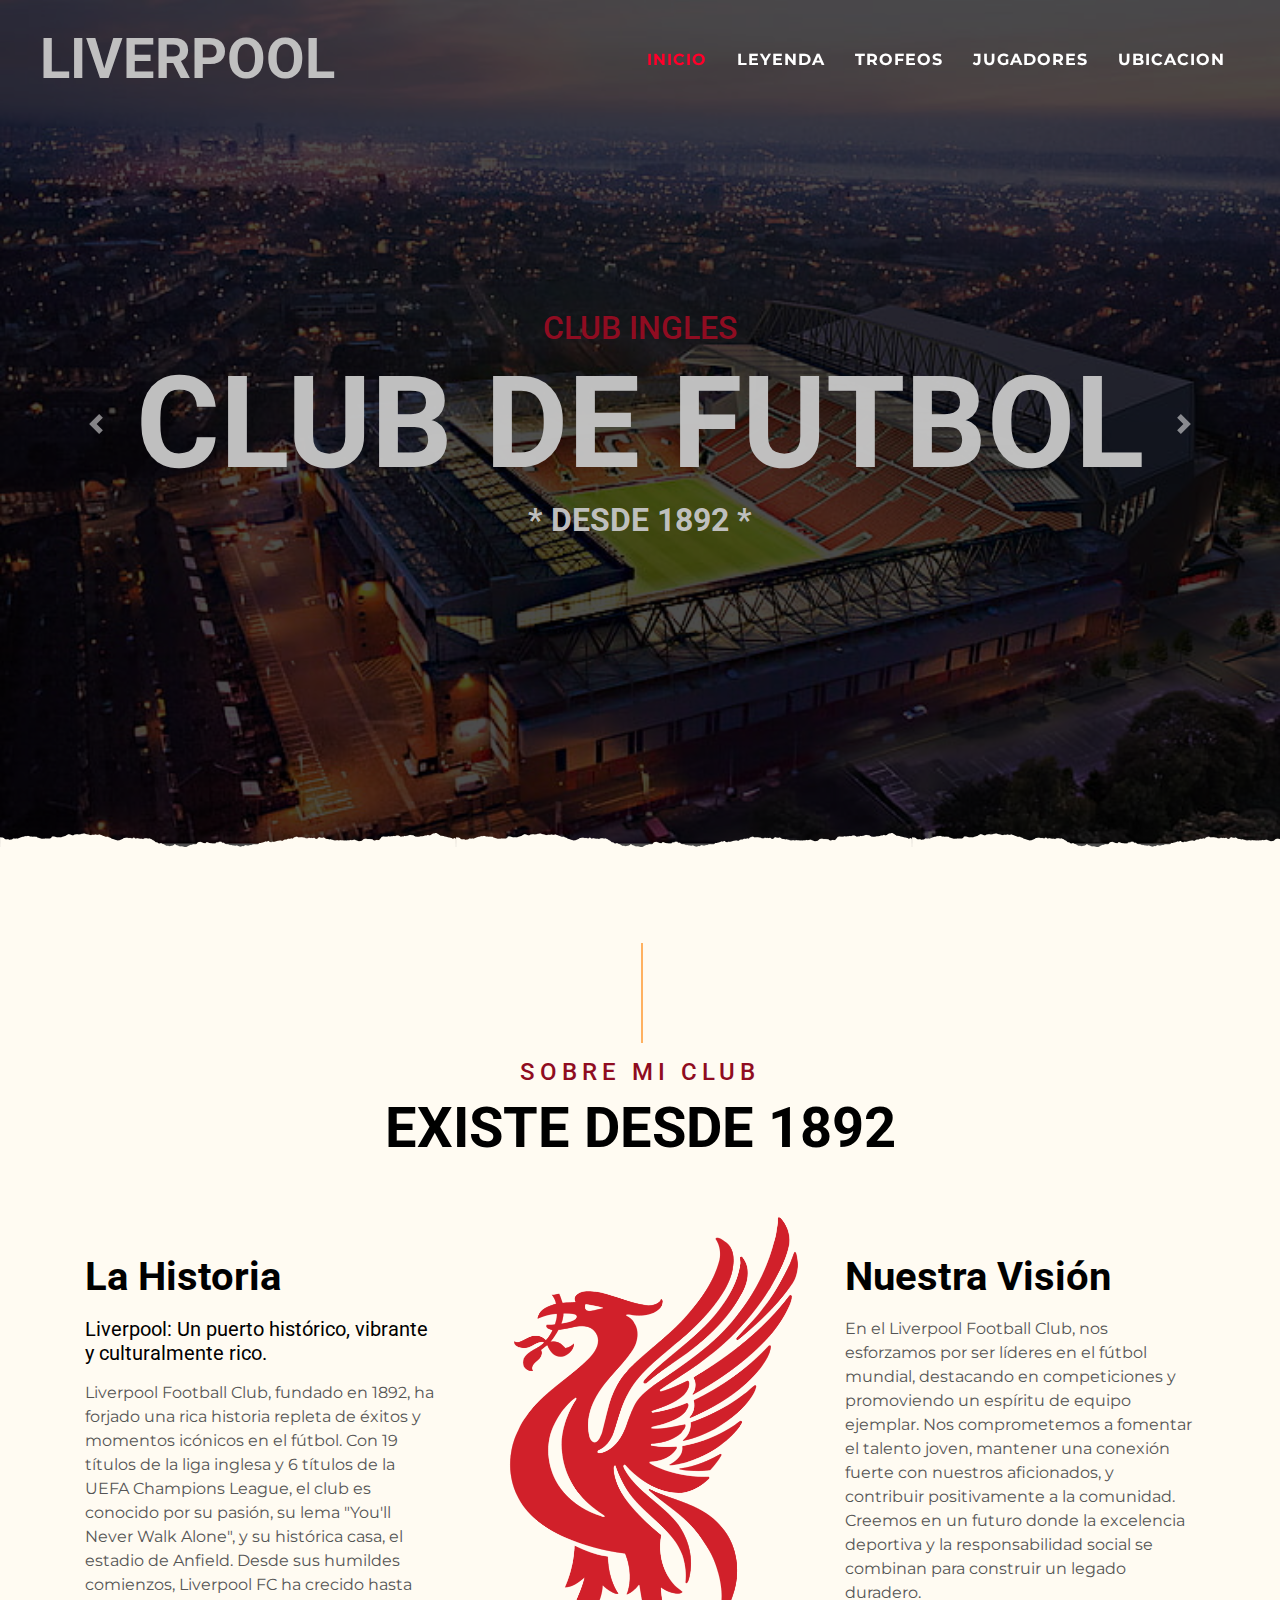
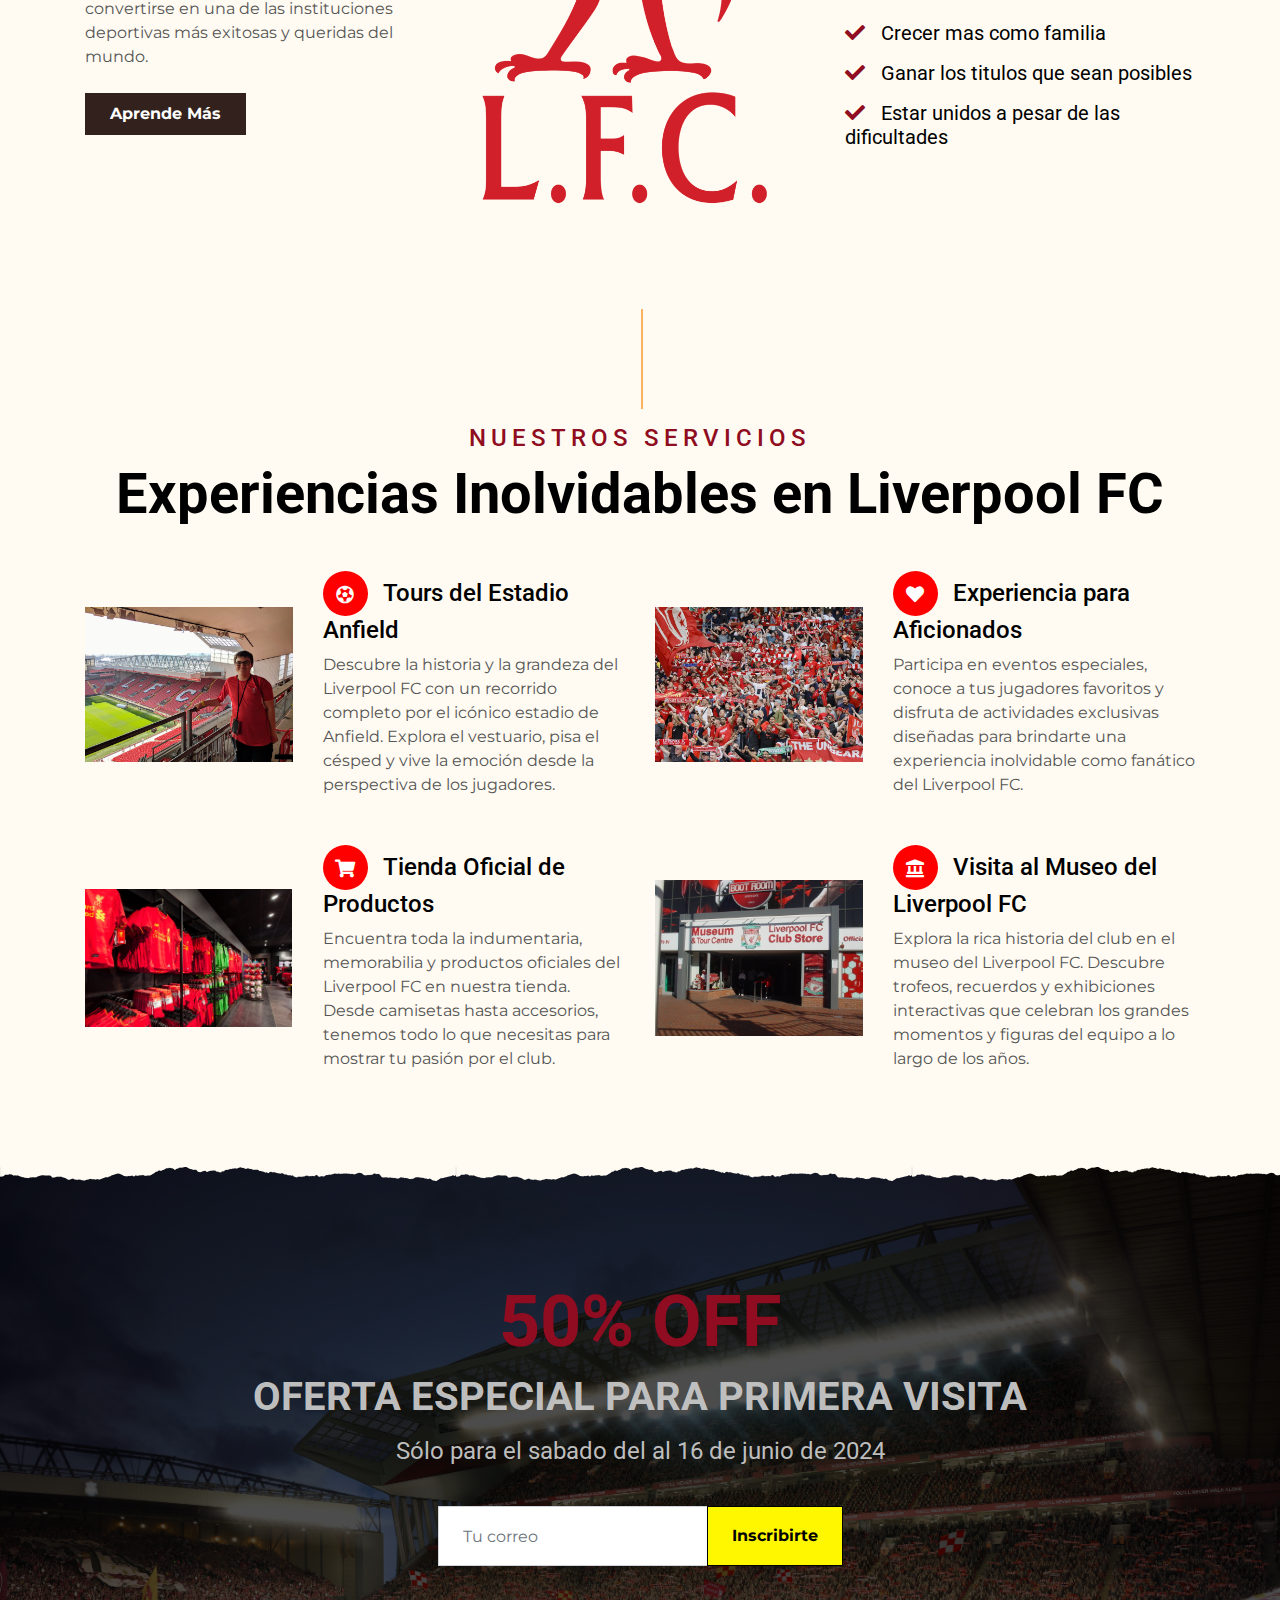
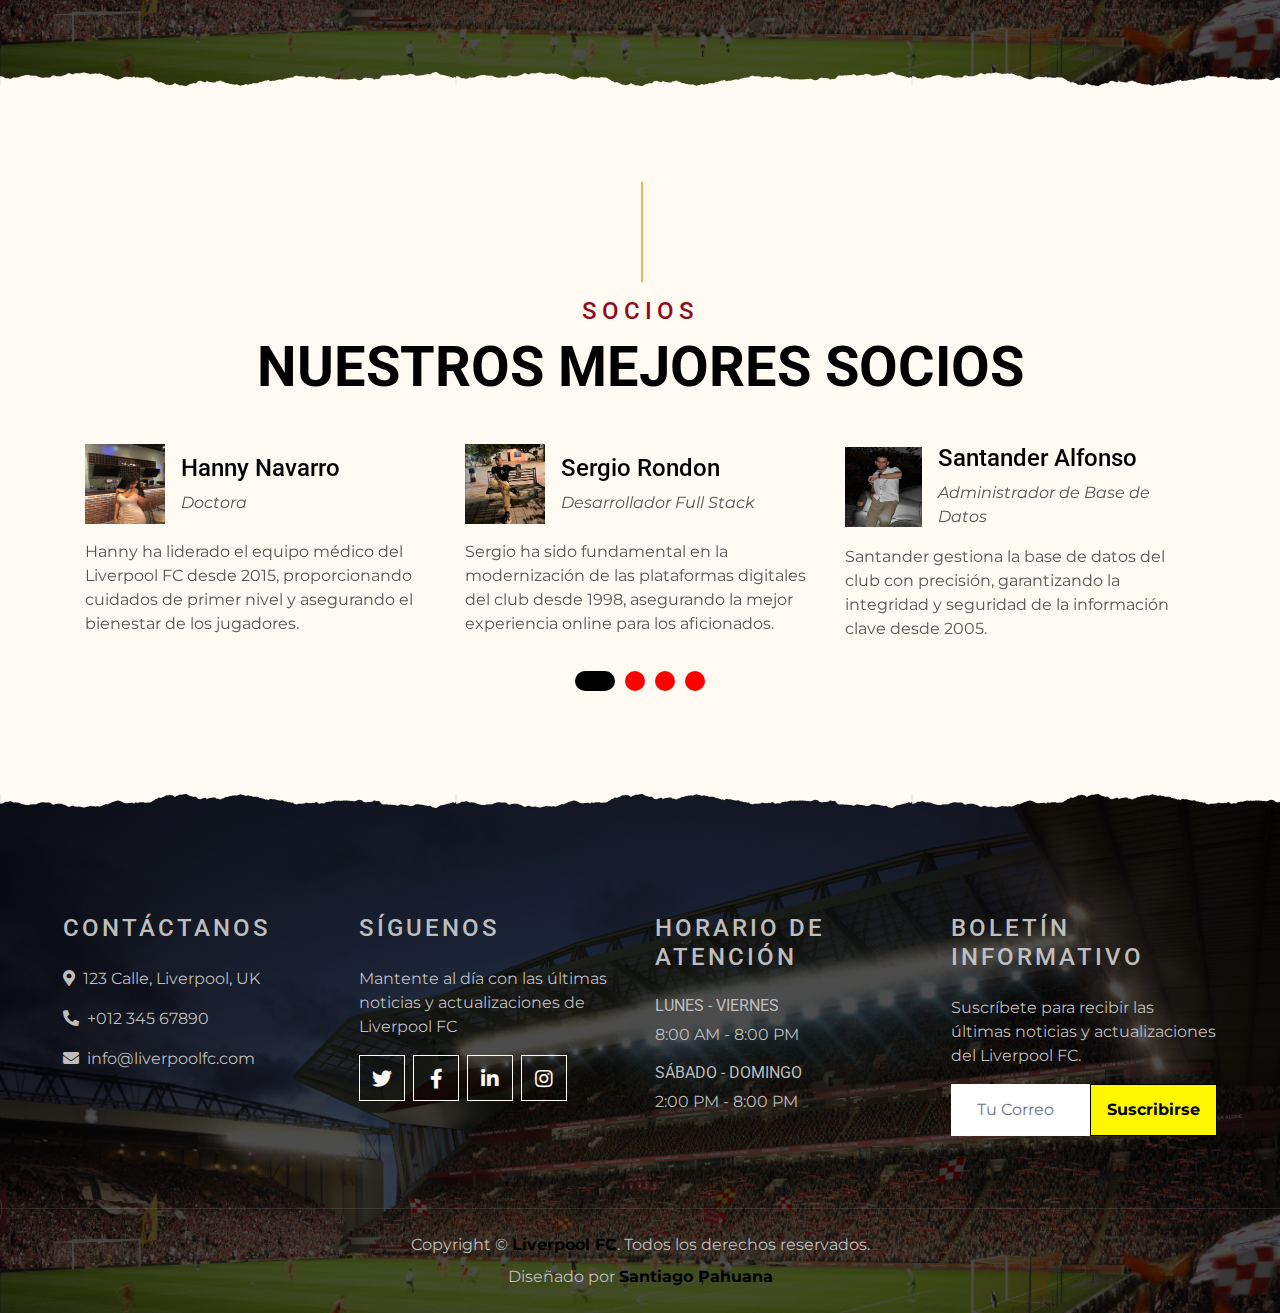
<file: index.html>
<!DOCTYPE html>
<html lang="en">
<head>
    <meta charset="utf-8">
    <title>Liverpool Football Club</title>
    <meta content="width=device-width, initial-scale=1.0" name="viewport">
    <meta content="Free Website Template" name="keywords">
    <meta content="Free Website Template" name="description">
    <link href="img/favicon.ico" rel="icon">
    <link rel="preconnect" href="https://fonts.gstatic.com">
    <link href="https://fonts.googleapis.com/css2?family=Montserrat:wght@200;400&family=Roboto:wght@400;500;700&display=swap" rel="stylesheet"> 
    <link href="https://cdnjs.cloudflare.com/ajax/libs/font-awesome/5.10.0/css/all.min.css" rel="stylesheet">
    <link href="lib/owlcarousel/assets/owl.carousel.min.css" rel="stylesheet">
    <link href="lib/tempusdominus/css/tempusdominus-bootstrap-4.min.css" rel="stylesheet" />
    <link href="css/style.css" rel="stylesheet">
</head>

<body>
    <div class="container-fluid p-0 nav-bar">
        <nav class="navbar navbar-expand-lg bg-none navbar-dark py-3">
            <a href="index.html" class="navbar-brand px-lg-4 m-0">
                <h1 class="m-0 display-4 text-uppercase text-white">LIVERPOOL</h1>
            </a>
            <button type="button" class="navbar-toggler" data-toggle="collapse" data-target="#navbarCollapse">
                <span class="navbar-toggler-icon"></span>
            </button>
            <div class="collapse navbar-collapse justify-content-between" id="navbarCollapse">
                <div class="navbar-nav ml-auto p-4">
                    <a href="index.html" class="nav-item nav-link active">INICIO</a>
                    <a href="about.html" class="nav-item nav-link">LEYENDA</a>
                    <a href="service.html" class="nav-item nav-link">TROFEOS</a>
                    <a href="menu.html" class="nav-item nav-link">JUGADORES</a>
                    <a href="contact.html" class="nav-item nav-link">UBICACION</a>
                </div>
            </div>
        </nav>
    </div>

    <div class="container-fluid p-0 mb-5">
        <div id="blog-carousel" class="carousel slide overlay-bottom" data-ride="carousel">
            <div class="carousel-inner">
                <div class="carousel-item active">
                    <img class="w-100" src="img/anfield-road-liverpool-fc-liverpool-stadium-football-stadium-hd-wallpaper-preview.jpg" alt="Image">
                    <div class="carousel-caption d-flex flex-column align-items-center justify-content-center">
                        <h2 class="text-primary font-weight-medium m-0">CLUB INGLES</h2>
                        <h1 class="display-1 text-white m-0">CLUB DE FUTBOL</h1>
                        <h2 class="text-white m-0">* DESDE 1892 *</h2>
                    </div>
                </div>
                <div class="carousel-item">
                    <img class="w-100" src="img/HD-wallpaper-liverpool-fc-anfield-road-football-stadium-sports-arena-england-uk.jpg" alt="Image">
                    <div class="carousel-caption d-flex flex-column align-items-center justify-content-center">
                        <h2 class="text-primary font-weight-medium m-0">CLUB INGLES</h2>
                        <h1 class="display-1 text-white m-0">CLUB DE FUTBOL</h1>
                        <h2 class="text-white m-0">* DESDE 1892 *</h2>
                    </div>
                </div>
            </div>
            <a class="carousel-control-prev" href="#blog-carousel" data-slide="prev">
                <span class="carousel-control-prev-icon"></span>
            </a>
            <a class="carousel-control-next" href="#blog-carousel" data-slide="next">
                <span class="carousel-control-next-icon"></span>
            </a>
        </div>
    </div>


    <!-- About Start -->
    <div class="container-fluid py-5">
        <div class="container">
            <div class="section-title">
                <h4 class="text-primary text-uppercase" style="letter-spacing: 5px;">SOBRE MI CLUB</h4>
                <h1 class="display-4">EXISTE DESDE 1892</h1>
            </div>
            <div class="row">
                <div class="col-lg-4 py-0 py-lg-5">
                    <h1 class="mb-3">La Historia</h1>
                    <h5 class="mb-3">Liverpool: Un puerto histórico, vibrante y culturalmente rico.</h5>
                    <p>Liverpool Football Club, fundado en 1892, ha forjado una rica historia repleta de éxitos y momentos icónicos en el fútbol. Con 19 títulos de la liga inglesa y 6 títulos de la UEFA Champions League, el club es conocido por su pasión, su lema "You'll Never Walk Alone", y su histórica casa, el estadio de Anfield. Desde sus humildes comienzos, Liverpool FC ha crecido hasta convertirse en una de las instituciones deportivas más exitosas y queridas del mundo.</p>
                    <a href="https://www.liverpool.ac.uk/about/city/" class="btn btn-secondary font-weight-bold py-2 px-4 mt-2">Aprende Más</a>
                </div>
                <div class="col-lg-4 py-5 py-lg-0" style="min-height: 500px;">
                    <div class="position-relative h-100">
                        <img class="position-absolute w-100 h-100" src="img/Logo-Liverpool.png" style="object-fit: cover;">
                    </div>
                </div>
                <div class="col-lg-4 py-0 py-lg-5">
                    <h1 class="mb-3">Nuestra Visión</h1>
                    <p>En el Liverpool Football Club, nos esforzamos por ser líderes en el fútbol mundial, destacando en competiciones y promoviendo un espíritu de equipo ejemplar. Nos comprometemos a fomentar el talento joven, mantener una conexión fuerte con nuestros aficionados, y contribuir positivamente a la comunidad. Creemos en un futuro donde la excelencia deportiva y la responsabilidad social se combinan para construir un legado duradero.</p>
                    <h5 class="mb-3"><i class="fa fa-check text-primary mr-3"></i>Crecer mas como familia</h5>
                    <h5 class="mb-3"><i class="fa fa-check text-primary mr-3"></i>Ganar los titulos que sean posibles</h5>
                    <h5 class="mb-3"><i class="fa fa-check text-primary mr-3"></i>Estar unidos a pesar de las dificultades</h5>                </div>                
            </div>
        </div>
    </div>
    <!-- About End -->


    <!-- Service Start -->
    <div class="container-fluid pt-5">
        <div class="container">
            <div class="section-title">
                <h4 class="text-primary text-uppercase" style="letter-spacing: 5px;">Nuestros Servicios</h4>
                <h1 class="display-4">Experiencias Inolvidables en Liverpool FC</h1>
            </div>
            <div class="row">
                <div class="col-lg-6 mb-5">
                    <div class="row align-items-center">
                        <div class="col-sm-5">
                            <img class="img-fluid mb-3 mb-sm-0" src="img/anfield8.jpg" alt="Tour en Anfield">
                        </div>
                        <div class="col-sm-7">
                            <h4><i class="fa fa-futbol service-icon"></i>Tours del Estadio Anfield</h4>
                            <p class="m-0">Descubre la historia y la grandeza del Liverpool FC con un recorrido completo por el icónico estadio de Anfield. Explora el vestuario, pisa el césped y vive la emoción desde la perspectiva de los jugadores.</p>
                        </div>
                    </div>
                </div>
                <div class="col-lg-6 mb-5">
                    <div class="row align-items-center">
                        <div class="col-sm-5">
                            <img class="img-fluid mb-3 mb-sm-0" src="img/62928bc956157.jpeg" alt="Experiencia para Aficionados">
                        </div>
                        <div class="col-sm-7">
                            <h4><i class="fa fa-heart service-icon"></i>Experiencia para Aficionados</h4>
                            <p class="m-0">Participa en eventos especiales, conoce a tus jugadores favoritos y disfruta de actividades exclusivas diseñadas para brindarte una experiencia inolvidable como fanático del Liverpool FC.</p>
                        </div>
                    </div>
                </div>
                <div class="col-lg-6 mb-5">
                    <div class="row align-items-center">
                        <div class="col-sm-5">
                            <img class="img-fluid mb-3 mb-sm-0" src="img/liverpool-fc-club-shop-3.jpg" alt="Tienda Oficial de Productos">
                        </div>
                        <div class="col-sm-7">
                            <h4><i class="fa fa-shopping-cart service-icon"></i>Tienda Oficial de Productos</h4>
                            <p class="m-0">Encuentra toda la indumentaria, memorabilia y productos oficiales del Liverpool FC en nuestra tienda. Desde camisetas hasta accesorios, tenemos todo lo que necesitas para mostrar tu pasión por el club.</p>
                        </div>
                    </div>
                </div>
                <div class="col-lg-6 mb-5">
                    <div class="row align-items-center">
                        <div class="col-sm-5">
                            <img class="img-fluid mb-3 mb-sm-0" src="img/Liverpool_FC_Museum_and_Club_Store_entrance_-_DSC00701.jpg" alt="Visita al Museo">
                        </div>
                        <div class="col-sm-7">
                            <h4><i class="fa fa-landmark service-icon"></i>Visita al Museo del Liverpool FC</h4>
                            <p class="m-0">Explora la rica historia del club en el museo del Liverpool FC. Descubre trofeos, recuerdos y exhibiciones interactivas que celebran los grandes momentos y figuras del equipo a lo largo de los años.</p>
                        </div>
                    </div>
                </div>
            </div>
        </div>
    </div>
    
    <!-- Service End -->


    <!-- Offer Start -->
    <div class="offer container-fluid my-5 py-5 text-center position-relative overlay-top overlay-bottom">
        <div class="container py-5">
            <h1 class="display-3 text-primary mt-3">50% OFF</h1>
            <h1 class="text-white mb-3">OFERTA ESPECIAL PARA PRIMERA VISITA</h1>
            <h4 class="text-white font-weight-normal mb-4 pb-3">Sólo para el sabado del  al 16 de junio de 2024            </h4>
            <form class="form-inline justify-content-center mb-4">
                <div class="input-group">
                    <input type="text" class="form-control p-4" placeholder="Tu correo" style="height: 60px;">
                    <div class="input-group-append">
                        <button class="btn btn-primary font-weight-bold px-4" type="submit">Inscribirte</button>
                    </div>
                </div>
            </form>
        </div>
    </div>
    <!-- Offer End -->

    <!-- Testimonial Start -->
    <div class="container-fluid py-5">
        <div class="container">
            <div class="section-title">
                <h4 class="text-primary text-uppercase" style="letter-spacing: 5px;">Socios</h4>
                <h1 class="display-4">NUESTROS MEJORES SOCIOS</h1>
            </div>
            <div class="owl-carousel testimonial-carousel">
                <div class="testimonial-item">
                    <div class="d-flex align-items-center mb-3">
                        <img class="img-fluid" src="img/Captura de pantalla 2024-06-12 132746.png" alt="Sergio Rondon">
                        <div class="ml-3">
                            <h4>Sergio Rondon</h4>
                            <i>Desarrollador Full Stack</i>
                        </div>
                    </div>
                    <p class="m-0">Sergio ha sido fundamental en la modernización de las plataformas digitales del club desde 1998, asegurando la mejor experiencia online para los aficionados.</p>
                </div>
                <div class="testimonial-item">
                    <div class="d-flex align-items-center mb-3">
                        <img class="img-fluid" src="img/Captura de pantalla 2024-06-12 132927.png" alt="Santander Alfonso">
                        <div class="ml-3">
                            <h4>Santander Alfonso</h4>
                            <i>Administrador de Base de Datos</i>
                        </div>
                    </div>
                    <p class="m-0">Santander gestiona la base de datos del club con precisión, garantizando la integridad y seguridad de la información clave desde 2005.</p>
                </div>
                <div class="testimonial-item">
                    <div class="d-flex align-items-center mb-3">
                        <img class="img-fluid" src="img/Captura de pantalla 2024-06-12 133130.png" alt="Nicolas Rondon">
                        <div class="ml-3">
                            <h4>Nicolas Rondon</h4>
                            <i>Desarrollador Back-end</i>
                        </div>
                    </div>
                    <p class="m-0">Nicolas ha mejorado las funcionalidades del sitio web del club, optimizando los sistemas para un rendimiento robusto desde 2010.</p>
                </div>
                <div class="testimonial-item">
                    <div class="d-flex align-items-center mb-3">
                        <img class="img-fluid" src="img/IMG_20231202_002200_240.jpg" alt="Hanny Navarro">
                        <div class="ml-3">
                            <h4>Hanny Navarro</h4>
                            <i>Doctora</i>
                        </div>
                    </div>
                    <p class="m-0">Hanny ha liderado el equipo médico del Liverpool FC desde 2015, proporcionando cuidados de primer nivel y asegurando el bienestar de los jugadores.</p>
                </div>
            </div>
        </div>
    </div>
    
    <!-- Testimonial End -->


    <!-- Footer Start -->
    <div class="container-fluid footer text-white mt-5 pt-5 px-0 position-relative overlay-top">
        <div class="row mx-0 pt-5 px-sm-3 px-lg-5 mt-4">
            <div class="col-lg-3 col-md-6 mb-5">
                <h4 class="text-white text-uppercase mb-4" style="letter-spacing: 3px;">Contáctanos</h4>
                <p><i class="fa fa-map-marker-alt mr-2"></i>123 Calle, Liverpool, UK</p>
                <p><i class="fa fa-phone-alt mr-2"></i>+012 345 67890</p>
                <p class="m-0"><i class="fa fa-envelope mr-2"></i>info@liverpoolfc.com</p>
            </div>
            <div class="col-lg-3 col-md-6 mb-5">
                <h4 class="text-white text-uppercase mb-4" style="letter-spacing: 3px;">Síguenos</h4>
                <p>Mantente al día con las últimas noticias y actualizaciones de Liverpool FC</p>
                <div class="d-flex justify-content-start">
                    <a class="btn btn-lg btn-outline-light btn-lg-square mr-2" href="https://x.com/lfc"><i class="fab fa-twitter"></i></a>
                    <a class="btn btn-lg btn-outline-light btn-lg-square mr-2" href="https://www.facebook.com/LiverpoolFC/?locale=es_LA"><i class="fab fa-facebook-f"></i></a>
                    <a class="btn btn-lg btn-outline-light btn-lg-square mr-2" href="https://www.instagram.com/liverpoolfc/"><i class="fab fa-linkedin-in"></i></a>
                    <a class="btn btn-lg btn-outline-light btn-lg-square" href="#"><i class="fab fa-instagram"></i></a>
                </div>
            </div>
            <div class="col-lg-3 col-md-6 mb-5">
                <h4 class="text-white text-uppercase mb-4" style="letter-spacing: 3px;">Horario de Atención</h4>
                <div>
                    <h6 class="text-white text-uppercase">Lunes - Viernes</h6>
                    <p>8:00 AM - 8:00 PM</p>
                    <h6 class="text-white text-uppercase">Sábado - Domingo</h6>
                    <p>2:00 PM - 8:00 PM</p>
                </div>
            </div>
            <div class="col-lg-3 col-md-6 mb-5">
                <h4 class="text-white text-uppercase mb-4" style="letter-spacing: 3px;">Boletín Informativo</h4>
                <p>Suscríbete para recibir las últimas noticias y actualizaciones del Liverpool FC.</p>
                <div class="w-100">
                    <div class="input-group">
                        <input type="text" class="form-control border-light" style="padding: 25px;" placeholder="Tu Correo">
                        <div class="input-group-append">
                            <button class="btn btn-primary font-weight-bold px-3">Suscribirse</button>
                        </div>
                    </div>
                </div>
            </div>
        </div>
        <div class="container-fluid text-center text-white border-top mt-4 py-4 px-sm-3 px-md-5" style="border-color: rgba(256, 256, 256, .1) !important;">
            <p class="mb-2 text-white">Copyright &copy; <a class="font-weight-bold" href="#">Liverpool FC</a>. Todos los derechos reservados.</p>
            <p class="m-0 text-white">Diseñado por <a class="font-weight-bold" href="https://www.instagram.com/santiago.pahuana2/">Santiago Pahuana</a></p>
        </div>
    </div>
    
    <!-- Footer End -->


    <!-- Back to Top -->
    <a href="#" class="btn btn-lg btn-primary btn-lg-square back-to-top"><i class="fa fa-angle-double-up"></i></a>


    <!-- JavaScript Libraries -->
    <script src="https://code.jquery.com/jquery-3.4.1.min.js"></script>
    <script src="https://stackpath.bootstrapcdn.com/bootstrap/4.4.1/js/bootstrap.bundle.min.js"></script>
    <script src="lib/easing/easing.min.js"></script>
    <script src="lib/waypoints/waypoints.min.js"></script>
    <script src="lib/owlcarousel/owl.carousel.min.js"></script>
    <script src="lib/tempusdominus/js/moment.min.js"></script>
    <script src="lib/tempusdominus/js/moment-timezone.min.js"></script>
    <script src="lib/tempusdominus/js/tempusdominus-bootstrap-4.min.js"></script>

    <!-- Contact Javascript File -->
    <script src="mail/jqBootstrapValidation.min.js"></script>
    <script src="mail/contact.js"></script>

    <!-- Template Javascript -->
    <script src="js/main.js"></script>
</body>

</html>
</file>
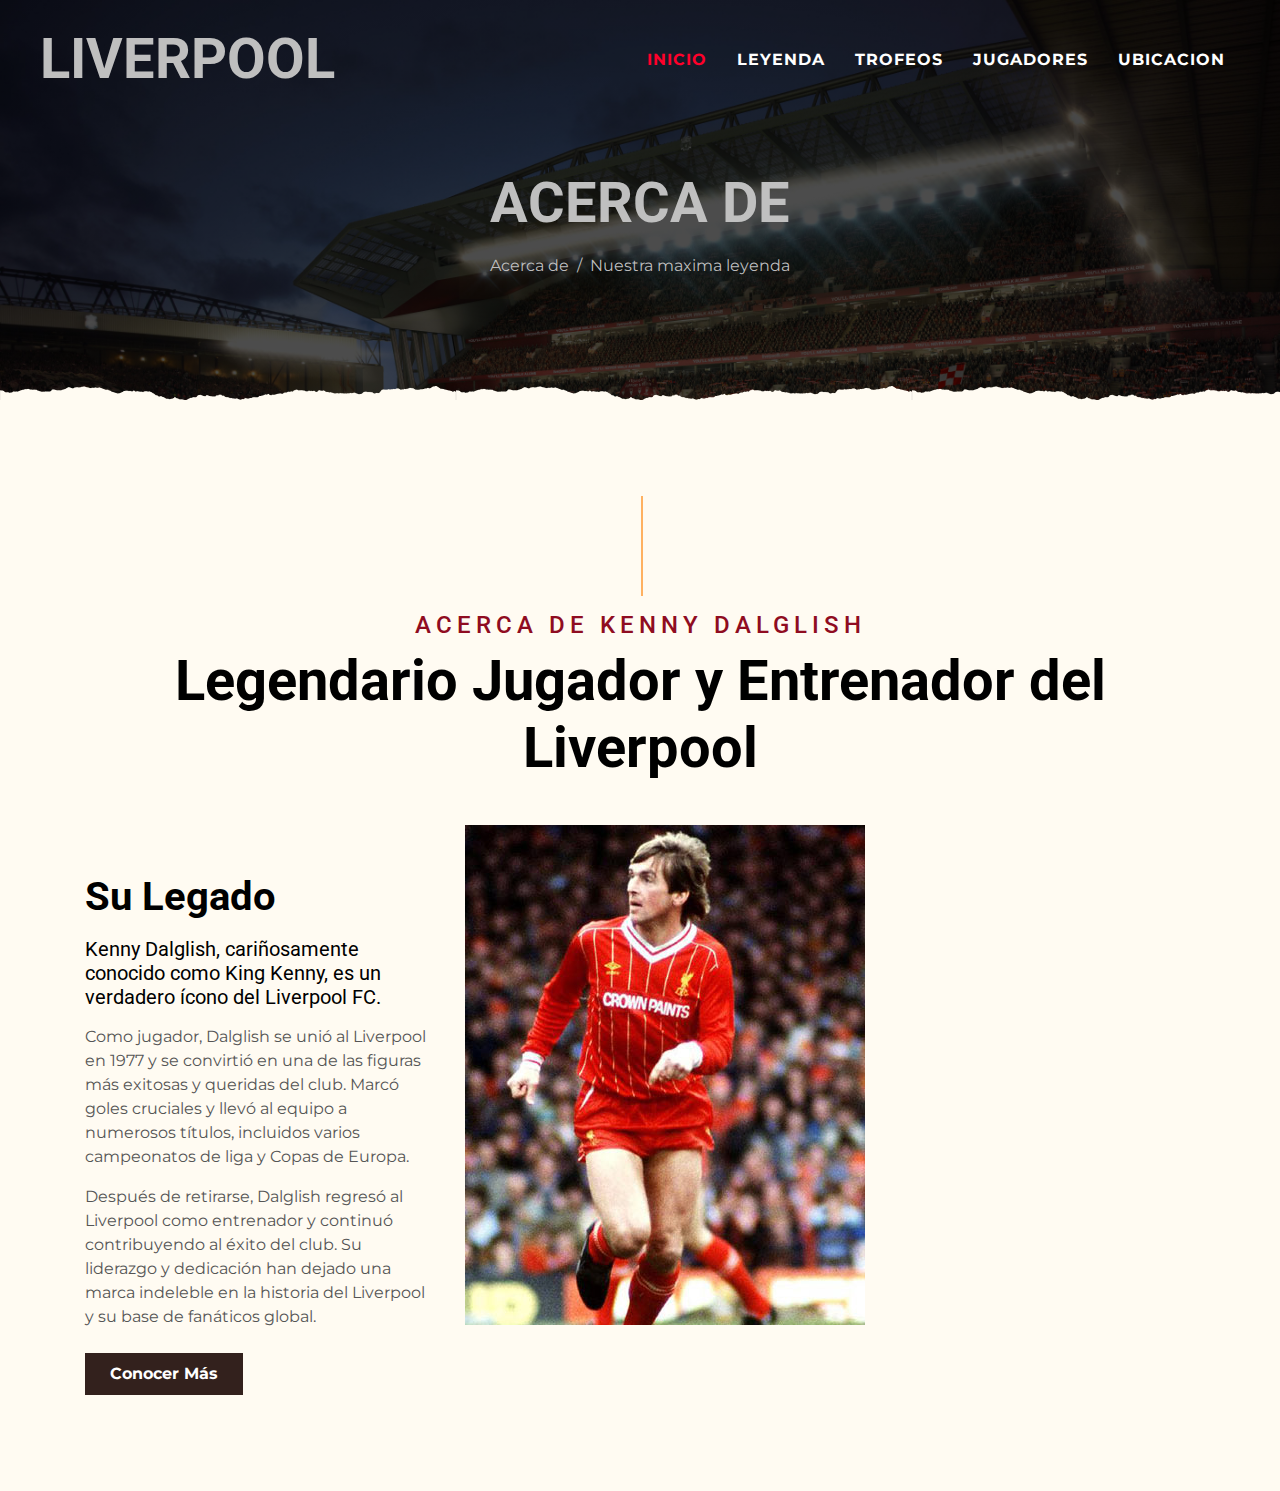
<file: about.html>
<!DOCTYPE html>
<html lang="en">

<head>
    <meta charset="utf-8">
    <title>Liverpool Football Club</title>
    <meta content="width=device-width, initial-scale=1.0" name="viewport">
    <meta content="Free Website Template" name="keywords">
    <meta content="Free Website Template" name="description">

    <!-- Favicon -->
    <link href="img/favicon.ico" rel="icon">

    <!-- Google Font -->
    <link rel="preconnect" href="https://fonts.gstatic.com">
    <link href="https://fonts.googleapis.com/css2?family=Montserrat:wght@200;400&family=Roboto:wght@400;500;700&display=swap" rel="stylesheet"> 

    <!-- Font Awesome -->
    <link href="https://cdnjs.cloudflare.com/ajax/libs/font-awesome/5.10.0/css/all.min.css" rel="stylesheet">

    <!-- Libraries Stylesheet -->
    <link href="lib/owlcarousel/assets/owl.carousel.min.css" rel="stylesheet">
    <link href="lib/tempusdominus/css/tempusdominus-bootstrap-4.min.css" rel="stylesheet" />

    <!-- Customized Bootstrap Stylesheet -->
    <link href="css/style.css" rel="stylesheet">
</head>

<body>
    <!-- Navbar Start -->
    <div class="container-fluid p-0 nav-bar">
        <nav class="navbar navbar-expand-lg bg-none navbar-dark py-3">
            <a href="index.html" class="navbar-brand px-lg-4 m-0">
                <h1 class="m-0 display-4 text-uppercase text-white">LIVERPOOL</h1>
            </a>
            <button type="button" class="navbar-toggler" data-toggle="collapse" data-target="#navbarCollapse">
                <span class="navbar-toggler-icon"></span>
            </button>
            <div class="collapse navbar-collapse justify-content-between" id="navbarCollapse">
                <div class="navbar-nav ml-auto p-4">
                    <a href="index.html" class="nav-item nav-link active">INICIO</a>
                    <a href="about.html" class="nav-item nav-link">LEYENDA</a>
                    <a href="service.html" class="nav-item nav-link">TROFEOS</a>
                    <a href="menu.html" class="nav-item nav-link">JUGADORES</a>
                    <a href="contact.html" class="nav-item nav-link">UBICACION</a>
                </div>
            </div>
        </nav>
    </div>
    <!-- Navbar End -->


    <!-- Page Header Start -->
    <div class="container-fluid page-header mb-5 position-relative overlay-bottom">
        <div class="d-flex flex-column align-items-center justify-content-center pt-0 pt-lg-5" style="min-height: 400px">
            <h1 class="display-4 mb-3 mt-0 mt-lg-5 text-white text-uppercase">Acerca de</h1>
            <div class="d-inline-flex mb-lg-5">
                <p class="m-0 text-white"><a class="text-white" href="">Acerca de</a></p>
                <p class="m-0 text-white px-2">/</p>
                <p class="m-0 text-white">Nuestra maxima leyenda</p>
            </div>
        </div>
    </div>
    <!-- Page Header End -->


    <!-- About Start -->
    <div class="container-fluid py-5">
        <div class="container">
            <div class="section-title">
                <h4 class="text-primary text-uppercase" style="letter-spacing: 5px;">Acerca de Kenny Dalglish</h4>
                <h1 class="display-4">Legendario Jugador y Entrenador del Liverpool</h1>
            </div>
            <div class="row">
                <div class="col-lg-4 py-0 py-lg-5">
                    <h1 class="mb-3">Su Legado</h1>
                    <h5 class="mb-3">Kenny Dalglish, cariñosamente conocido como King Kenny, es un verdadero ícono del Liverpool FC.</h5>
                    <p>Como jugador, Dalglish se unió al Liverpool en 1977 y se convirtió en una de las figuras más exitosas y queridas del club. Marcó goles cruciales y llevó al equipo a numerosos títulos, incluidos varios campeonatos de liga y Copas de Europa.</p>
                    <p>Después de retirarse, Dalglish regresó al Liverpool como entrenador y continuó contribuyendo al éxito del club. Su liderazgo y dedicación han dejado una marca indeleble en la historia del Liverpool y su base de fanáticos global.</p>
                    <a href="#" class="btn btn-secondary font-weight-bold py-2 px-4 mt-2">Conocer Más</a>
                </div>
                <div class="col-lg-4 py-5 py-lg-0" style="min-height: 500px;">
                    <div class="position-relative h-100">
                        <img class="" src="img/1822.jpg" alt="Kenny Dalglish" style="object-fit: cover;">
                    </div>
                </div>
            </div>
        </div>
    </div>
    
    <!-- About End -->


    <!-- Back to Top -->
    <a href="#" class="btn btn-lg btn-primary btn-lg-square back-to-top"><i class="fa fa-angle-double-up"></i></a>


    <!-- JavaScript Libraries -->
    <script src="https://code.jquery.com/jquery-3.4.1.min.js"></script>
    <script src="https://stackpath.bootstrapcdn.com/bootstrap/4.4.1/js/bootstrap.bundle.min.js"></script>
    <script src="lib/easing/easing.min.js"></script>
    <script src="lib/waypoints/waypoints.min.js"></script>
    <script src="lib/owlcarousel/owl.carousel.min.js"></script>
    <script src="lib/tempusdominus/js/moment.min.js"></script>
    <script src="lib/tempusdominus/js/moment-timezone.min.js"></script>
    <script src="lib/tempusdominus/js/tempusdominus-bootstrap-4.min.js"></script>

    <!-- Contact Javascript File -->
    <script src="mail/jqBootstrapValidation.min.js"></script>
    <script src="mail/contact.js"></script>

    <!-- Template Javascript -->
    <script src="js/main.js"></script>
</body>

</html>
</file>
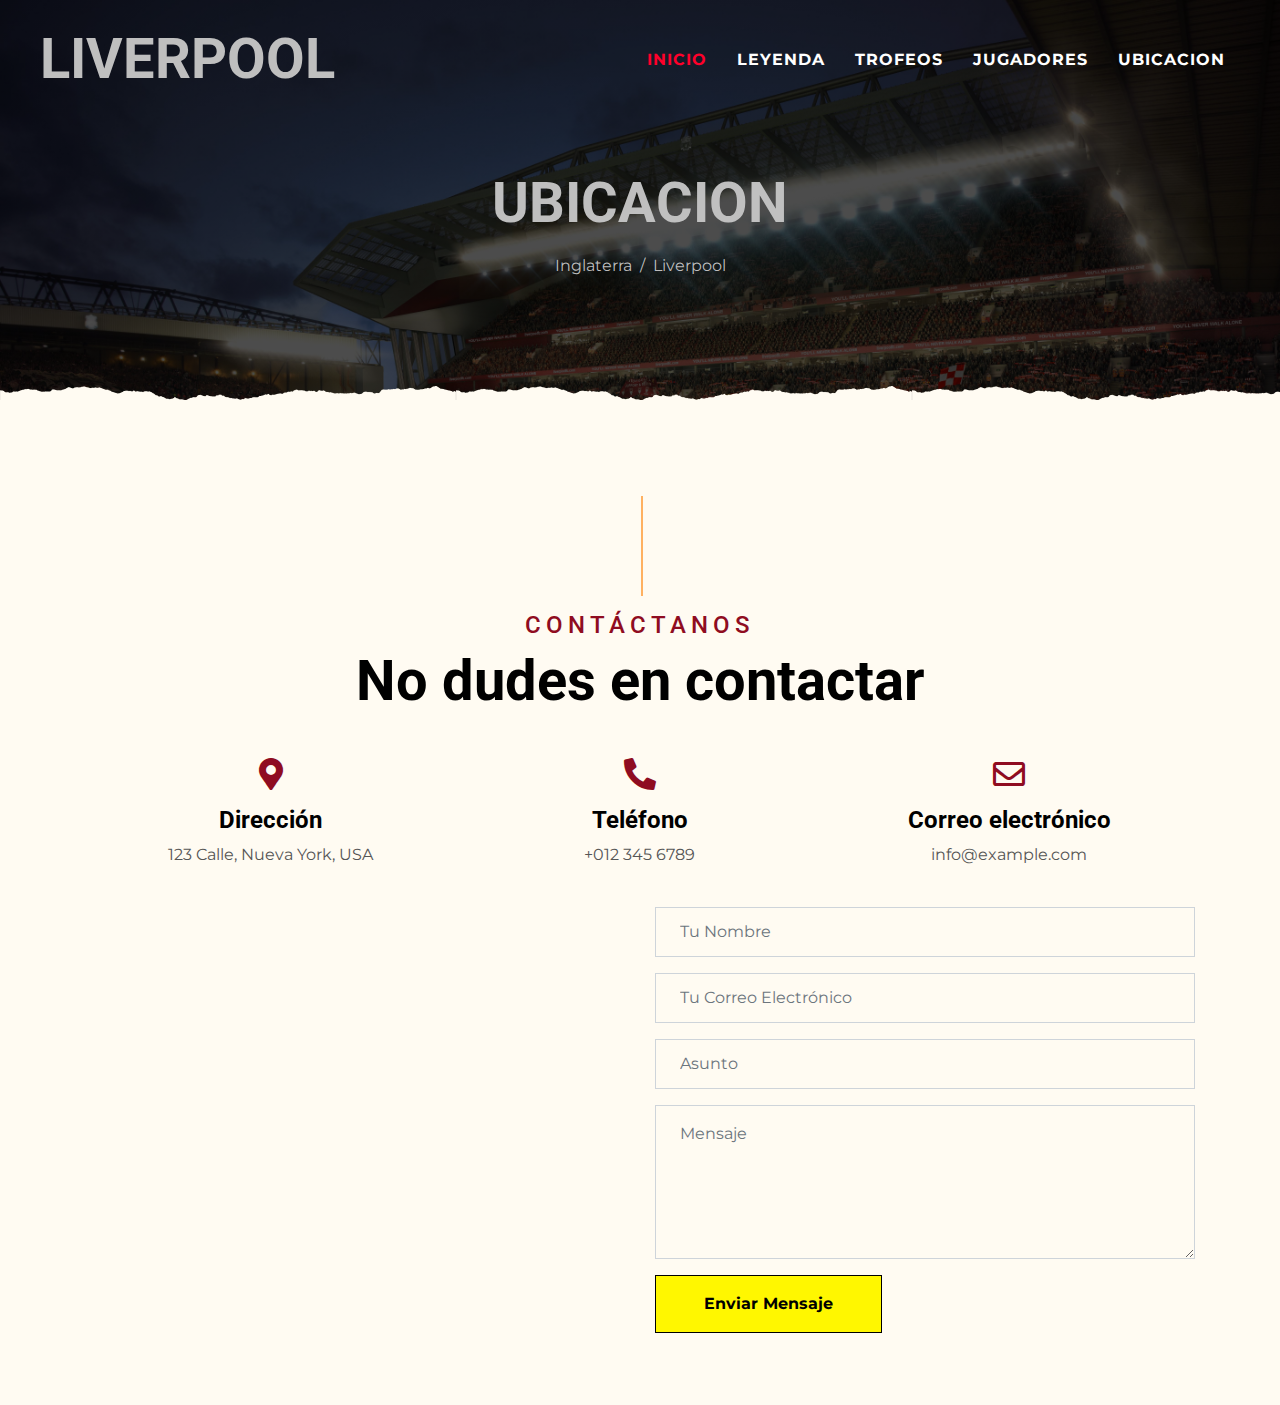
<file: contact.html>
<!DOCTYPE html>
<html lang="en">

<head>
    <meta charset="utf-8">
    <title>Liverpool Football Club</title>
    <meta content="width=device-width, initial-scale=1.0" name="viewport">
    <meta content="Free Website Template" name="keywords">
    <meta content="Free Website Template" name="description">

    <!-- Favicon -->
    <link href="img/favicon.ico" rel="icon">

    <!-- Google Font -->
    <link rel="preconnect" href="https://fonts.gstatic.com">
    <link href="https://fonts.googleapis.com/css2?family=Montserrat:wght@200;400&family=Roboto:wght@400;500;700&display=swap" rel="stylesheet"> 

    <!-- Font Awesome -->
    <link href="https://cdnjs.cloudflare.com/ajax/libs/font-awesome/5.10.0/css/all.min.css" rel="stylesheet">

    <!-- Libraries Stylesheet -->
    <link href="lib/owlcarousel/assets/owl.carousel.min.css" rel="stylesheet">
    <link href="lib/tempusdominus/css/tempusdominus-bootstrap-4.min.css" rel="stylesheet" />

    <!-- Customized Bootstrap Stylesheet -->
    <link href="css/style.css" rel="stylesheet">
</head>

<body>
    <!-- Navbar Start -->
    <div class="container-fluid p-0 nav-bar">
        <nav class="navbar navbar-expand-lg bg-none navbar-dark py-3">
            <a href="index.html" class="navbar-brand px-lg-4 m-0">
                <h1 class="m-0 display-4 text-uppercase text-white">LIVERPOOL</h1>
            </a>
            <button type="button" class="navbar-toggler" data-toggle="collapse" data-target="#navbarCollapse">
                <span class="navbar-toggler-icon"></span>
            </button>
            <div class="collapse navbar-collapse justify-content-between" id="navbarCollapse">
                <div class="navbar-nav ml-auto p-4">
                    <a href="index.html" class="nav-item nav-link active">INICIO</a>
                    <a href="about.html" class="nav-item nav-link">LEYENDA</a>
                    <a href="service.html" class="nav-item nav-link">TROFEOS</a>
                    <a href="menu.html" class="nav-item nav-link">JUGADORES</a>
                    <a href="contact.html" class="nav-item nav-link">UBICACION</a>
                </div>
            </div>
        </nav>
    </div>
    <!-- Navbar End -->


    <!-- Page Header Start -->
    <div class="container-fluid page-header mb-5 position-relative overlay-bottom">
        <div class="d-flex flex-column align-items-center justify-content-center pt-0 pt-lg-5" style="min-height: 400px">
            <h1 class="display-4 mb-3 mt-0 mt-lg-5 text-white text-uppercase">Ubicacion</h1>
            <div class="d-inline-flex mb-lg-5">
                <p class="m-0 text-white"><a class="text-white" href="">Inglaterra</a></p>
                <p class="m-0 text-white px-2">/</p>
                <p class="m-0 text-white">Liverpool</p>
            </div>
        </div>
    </div>
    <!-- Page Header End -->


    <!-- Contact Start -->
    <div class="container-fluid pt-5">
        <div class="container">
            <div class="section-title">
                <h4 class="text-primary text-uppercase" style="letter-spacing: 5px;">Contáctanos</h4>
                <h1 class="display-4">No dudes en contactar</h1>
            </div>
            <div class="row px-3 pb-2">
                <div class="col-sm-4 text-center mb-3">
                    <i class="fa fa-2x fa-map-marker-alt mb-3 text-primary"></i>
                    <h4 class="font-weight-bold">Dirección</h4>
                    <p>123 Calle, Nueva York, USA</p>
                </div>
                <div class="col-sm-4 text-center mb-3">
                    <i class="fa fa-2x fa-phone-alt mb-3 text-primary"></i>
                    <h4 class="font-weight-bold">Teléfono</h4>
                    <p>+012 345 6789</p>
                </div>
                <div class="col-sm-4 text-center mb-3">
                    <i class="far fa-2x fa-envelope mb-3 text-primary"></i>
                    <h4 class="font-weight-bold">Correo electrónico</h4>
                    <p>info@example.com</p>
                </div>
            </div>
            <div class="row">
                <div class="col-md-6 pb-5">
                    <iframe style="width: 100%; height: 443px;"
                        src="https://www.google.com/maps/embed?pb=!1m18!1m12!1m3!1d1922.4144726269758!2d-2.960817399999999!3d53.430843499999996!2m3!1f0!2f0!3f0!3m2!1i1024!2i768!4f13.1!3m3!1m2!1s0x487b21654b02538b%3A0x84576a57e21973ff!2sAnfield%2C%20Liverpool!5e0!3m2!1sen!2suk!4v1603799299977!5m2!1sen!2suk"
                        frameborder="0" style="border:0;" allowfullscreen="" aria-hidden="false" tabindex="0"></iframe>
                </div>
                <div class="col-md-6 pb-5">
                    <div class="contact-form">
                        <div id="success"></div>
                        <form name="sentMessage" id="contactForm" novalidate="novalidate">
                            <div class="control-group">
                                <input type="text" class="form-control bg-transparent p-4" id="name" placeholder="Tu Nombre"
                                    required="required" data-validation-required-message="Por favor, ingresa tu nombre" />
                                <p class="help-block text-danger"></p>
                            </div>
                            <div class="control-group">
                                <input type="email" class="form-control bg-transparent p-4" id="email" placeholder="Tu Correo Electrónico"
                                    required="required" data-validation-required-message="Por favor, ingresa tu correo electrónico" />
                                <p class="help-block text-danger"></p>
                            </div>
                            <div class="control-group">
                                <input type="text" class="form-control bg-transparent p-4" id="subject" placeholder="Asunto"
                                    required="required" data-validation-required-message="Por favor, ingresa un asunto" />
                                <p class="help-block text-danger"></p>
                            </div>
                            <div class="control-group">
                                <textarea class="form-control bg-transparent py-3 px-4" rows="5" id="message" placeholder="Mensaje"
                                    required="required"
                                    data-validation-required-message="Por favor, ingresa tu mensaje"></textarea>
                                <p class="help-block text-danger"></p>
                            </div>
                            <div>
                                <button class="btn btn-primary font-weight-bold py-3 px-5" type="submit" id="sendMessageButton">Enviar
                                    Mensaje</button>
                            </div>
                        </form>
                    </div>
                </div>
            </div>
        </div>
    </div>
    
    <!-- Contact End -->


    <!-- Back to Top -->
    <a href="#" class="btn btn-lg btn-primary btn-lg-square back-to-top"><i class="fa fa-angle-double-up"></i></a>


    <!-- JavaScript Libraries -->
    <script src="https://code.jquery.com/jquery-3.4.1.min.js"></script>
    <script src="https://stackpath.bootstrapcdn.com/bootstrap/4.4.1/js/bootstrap.bundle.min.js"></script>
    <script src="lib/easing/easing.min.js"></script>
    <script src="lib/waypoints/waypoints.min.js"></script>
    <script src="lib/owlcarousel/owl.carousel.min.js"></script>
    <script src="lib/tempusdominus/js/moment.min.js"></script>
    <script src="lib/tempusdominus/js/moment-timezone.min.js"></script>
    <script src="lib/tempusdominus/js/tempusdominus-bootstrap-4.min.js"></script>

    <!-- Contact Javascript File -->
    <script src="mail/jqBootstrapValidation.min.js"></script>
    <script src="mail/contact.js"></script>

    <!-- Template Javascript -->
    <script src="js/main.js"></script>
</body>

</html>
</file>
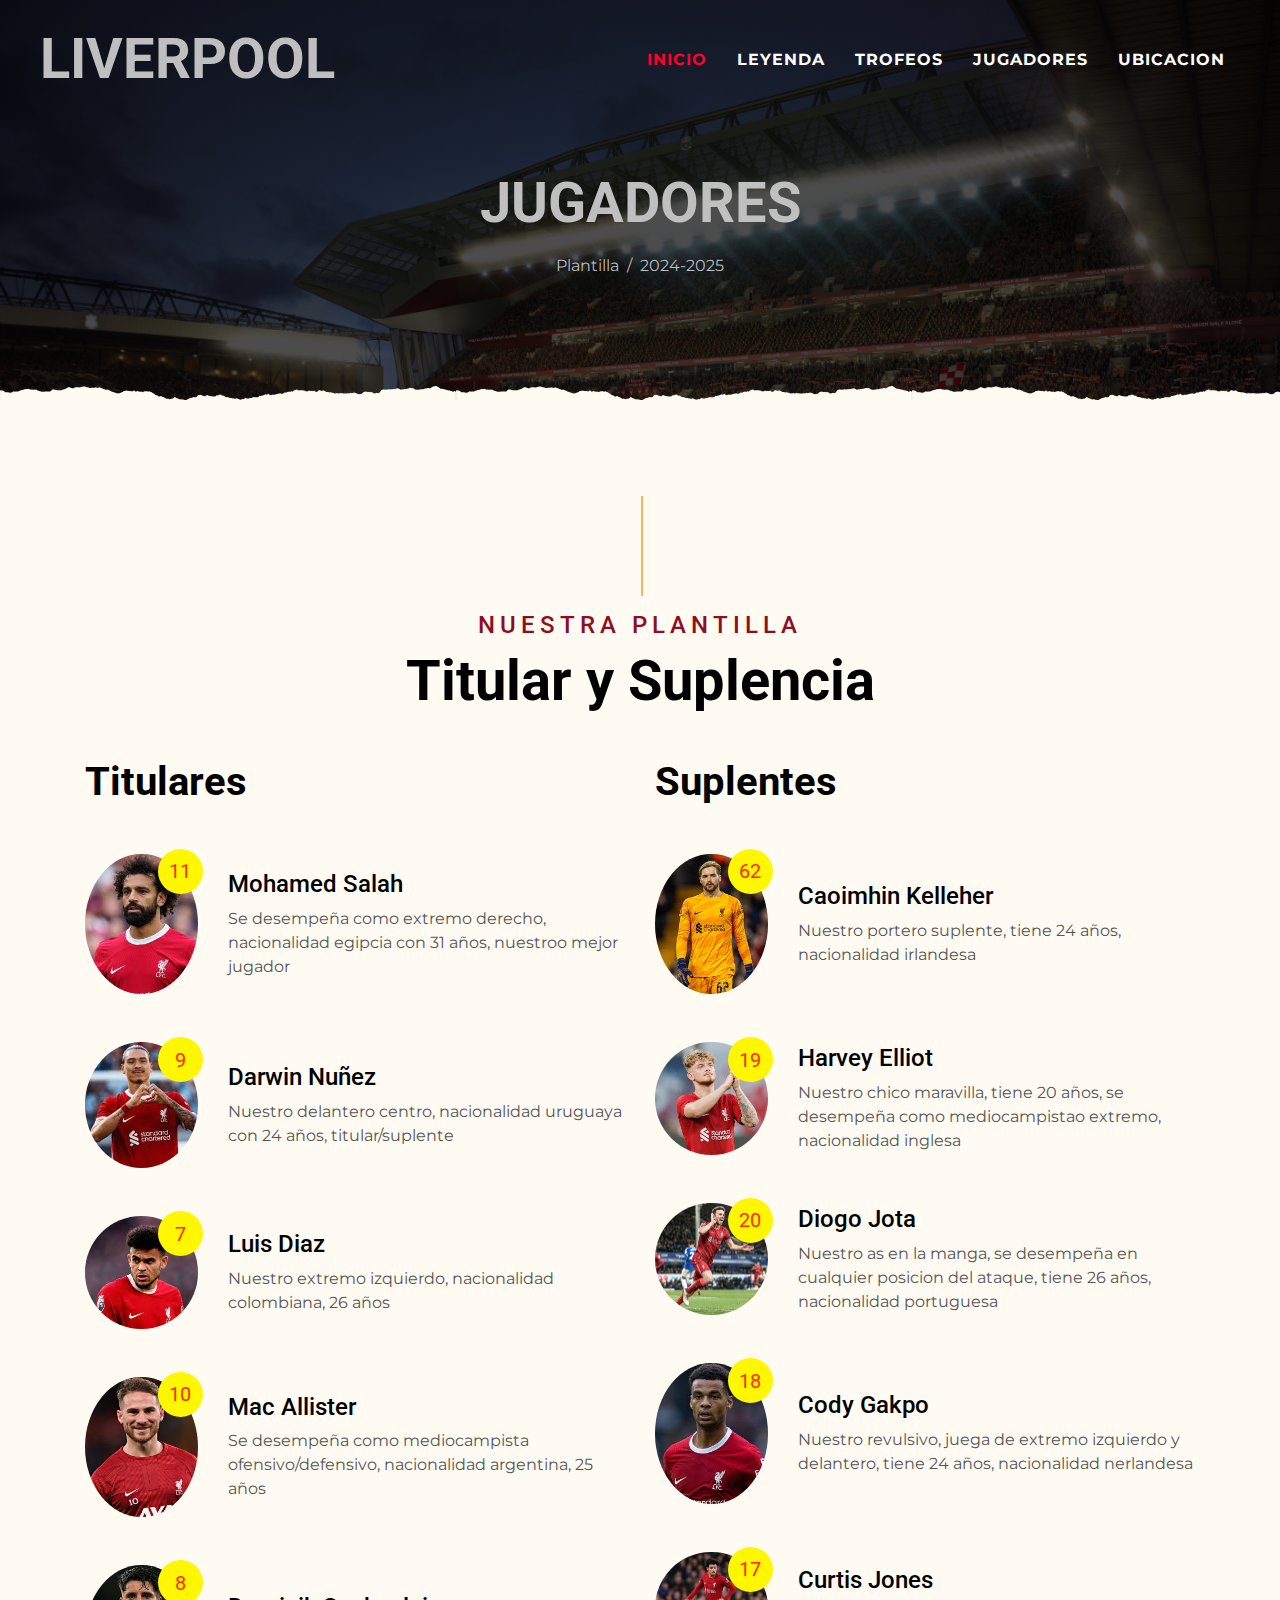
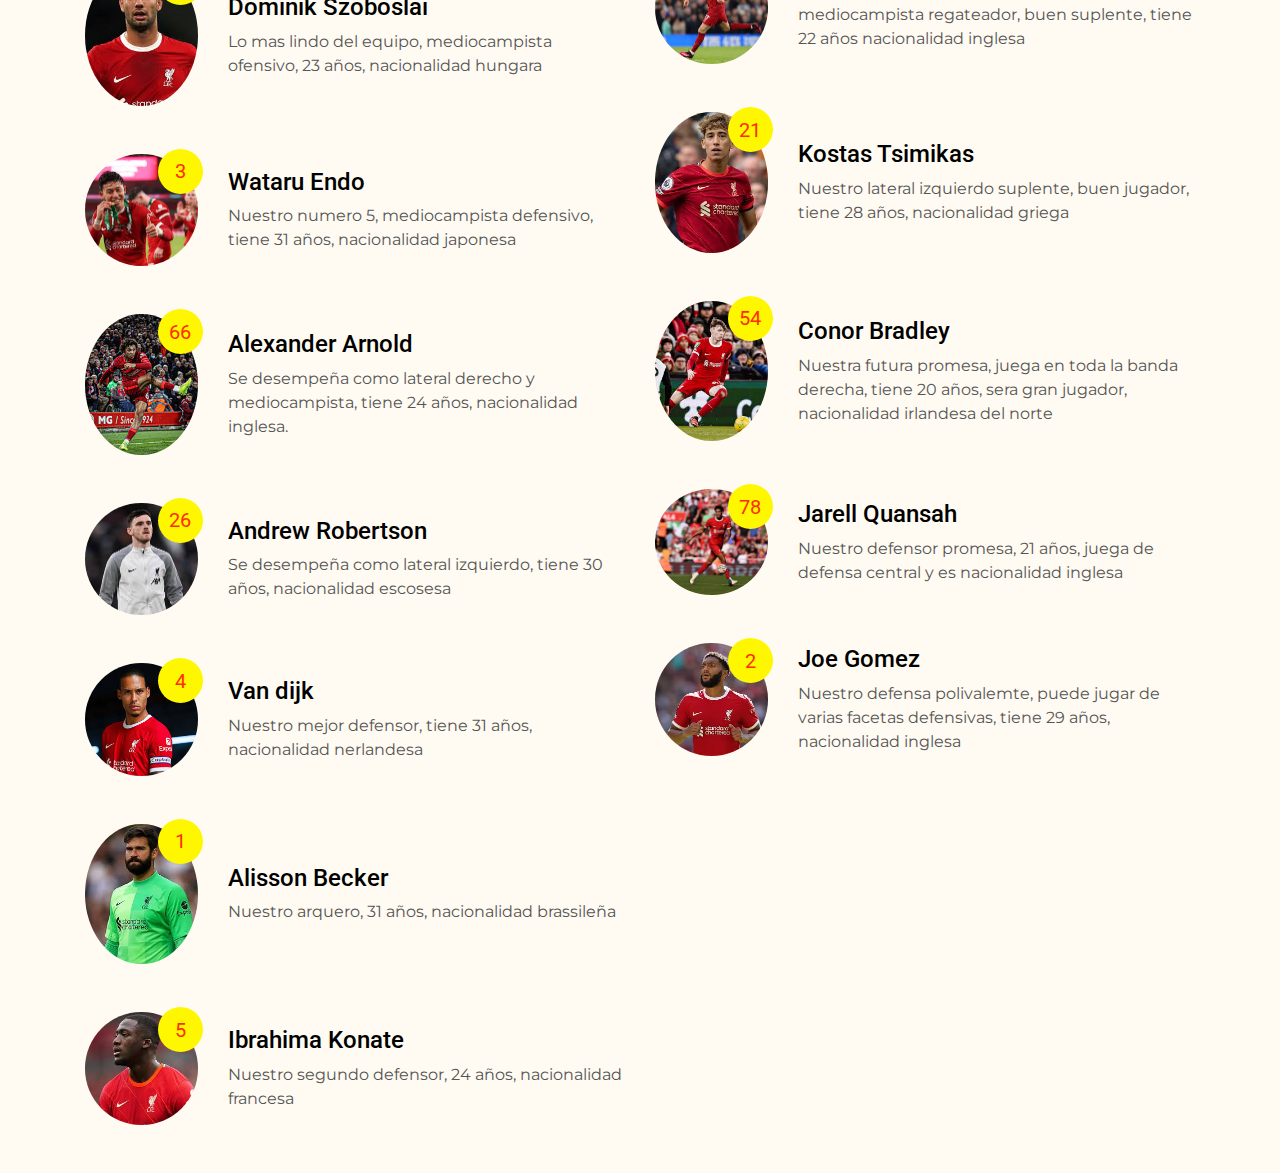
<file: menu.html>
<!DOCTYPE html>
<html lang="en">

<head>
    <meta charset="utf-8">
    <title>Liverpool Football Club</title>
    <meta content="width=device-width, initial-scale=1.0" name="viewport">
    <meta content="Free Website Template" name="keywords">
    <meta content="Free Website Template" name="description">

    <!-- Favicon -->
    <link href="img/favicon.ico" rel="icon">

    <!-- Google Font -->
    <link rel="preconnect" href="https://fonts.gstatic.com">
    <link href="https://fonts.googleapis.com/css2?family=Montserrat:wght@200;400&family=Roboto:wght@400;500;700&display=swap" rel="stylesheet"> 

    <!-- Font Awesome -->
    <link href="https://cdnjs.cloudflare.com/ajax/libs/font-awesome/5.10.0/css/all.min.css" rel="stylesheet">

    <!-- Libraries Stylesheet -->
    <link href="lib/owlcarousel/assets/owl.carousel.min.css" rel="stylesheet">
    <link href="lib/tempusdominus/css/tempusdominus-bootstrap-4.min.css" rel="stylesheet" />

    <!-- Customized Bootstrap Stylesheet -->
    <link href="css/style.css" rel="stylesheet">
</head>

<body>
    <!-- Navbar Start -->
    <div class="container-fluid p-0 nav-bar">
        <nav class="navbar navbar-expand-lg bg-none navbar-dark py-3">
            <a href="index.html" class="navbar-brand px-lg-4 m-0">
                <h1 class="m-0 display-4 text-uppercase text-white">LIVERPOOL</h1>
            </a>
            <button type="button" class="navbar-toggler" data-toggle="collapse" data-target="#navbarCollapse">
                <span class="navbar-toggler-icon"></span>
            </button>
            <div class="collapse navbar-collapse justify-content-between" id="navbarCollapse">
                <div class="navbar-nav ml-auto p-4">
                    <a href="index.html" class="nav-item nav-link active">INICIO</a>
                    <a href="about.html" class="nav-item nav-link">LEYENDA</a>
                    <a href="service.html" class="nav-item nav-link">TROFEOS</a>
                    <a href="menu.html" class="nav-item nav-link">JUGADORES</a>
                    <a href="contact.html" class="nav-item nav-link">UBICACION</a>
                </div>
            </div>
        </nav>
    </div>
    <!-- Navbar End -->


    <!-- Page Header Start -->
    <div class="container-fluid page-header mb-5 position-relative overlay-bottom">
        <div class="d-flex flex-column align-items-center justify-content-center pt-0 pt-lg-5" style="min-height: 400px">
            <h1 class="display-4 mb-3 mt-0 mt-lg-5 text-white text-uppercase">Jugadores</h1>
            <div class="d-inline-flex mb-lg-5">
                <p class="m-0 text-white"><a class="text-white" href="">Plantilla</a></p>
                <p class="m-0 text-white px-2">/</p>
                <p class="m-0 text-white">2024-2025</p>
            </div>
        </div>
    </div>
    <!-- Page Header End -->


    <!-- Menu Start -->
    <div class="container-fluid pt-5">
        <div class="container">
            <div class="section-title">
                <h4 class="text-primary text-uppercase" style="letter-spacing: 5px;">Nuestra plantilla</h4>
                <h1 class="display-4">Titular y Suplencia</h1>
            </div>
            <div class="row">
                <div class="col-lg-6">
                    <h1 class="mb-5">Titulares</h1>
                    <div class="row align-items-center mb-5">
                        <div class="col-4 col-sm-3">
                            <img class="w-100 rounded-circle mb-3 mb-sm-0" src="img/descarga (9).jpg" alt="">
                            <h5 class="menu-price">11</h5>
                        </div>
                        <div class="col-8 col-sm-9">
                            <h4>Mohamed Salah</h4>
                            <p class="m-0">Se desempeña como extremo derecho, nacionalidad egipcia con 31 años, nuestroo mejor jugador</p>
                        </div>
                    </div>
                    <div class="row align-items-center mb-5">
                        <div class="col-4 col-sm-3">
                            <img class="w-100 rounded-circle mb-3 mb-sm-0" src="img/descarga (10).jpg" alt="">
                            <h5 class="menu-price">9</h5>
                        </div>
                        <div class="col-8 col-sm-9">
                            <h4>Darwin Nuñez</h4>
                            <p class="m-0">Nuestro delantero centro, nacionalidad uruguaya con 24 años, titular/suplente</p>
                        </div>
                    </div>
                    <div class="row align-items-center mb-5">
                        <div class="col-4 col-sm-3">
                            <img class="w-100 rounded-circle mb-3 mb-sm-0" src="img/descarga (8).jpg" alt="">
                            <h5 class="menu-price">7</h5>
                        </div>
                        <div class="col-8 col-sm-9">
                            <h4>Luis Diaz</h4>
                            <p class="m-0">Nuestro extremo izquierdo, nacionalidad colombiana, 26 años</p>
                        </div>
                    </div>
                    <div class="row align-items-center mb-5">
                        <div class="col-4 col-sm-3">
                            <img class="w-100 rounded-circle mb-3 mb-sm-0" src="img/descarga (6).jpg" alt="">
                            <h5 class="menu-price">10</h5>
                        </div>
                        <div class="col-8 col-sm-9">
                            <h4>Mac Allister</h4>
                            <p class="m-0">Se desempeña como mediocampista ofensivo/defensivo, nacionalidad argentina, 25 años</p>
                        </div>
                    </div>
                    <div class="row align-items-center mb-5">
                        <div class="col-4 col-sm-3">
                            <img class="w-100 rounded-circle mb-3 mb-sm-0" src="img/descarga (7).jpg" alt="">
                            <h5 class="menu-price">8</h5>
                        </div>
                        <div class="col-8 col-sm-9">
                            <h4>Dominik Szoboslai</h4>
                            <p class="m-0">Lo mas lindo del equipo, mediocampista ofensivo, 23 años, nacionalidad hungara</p>
                        </div>
                    </div>
                    <div class="row align-items-center mb-5">
                        <div class="col-4 col-sm-3">
                            <img class="w-100 rounded-circle mb-3 mb-sm-0" src="img/descarga (11).jpg" alt="">
                            <h5 class="menu-price">3</h5>
                        </div>
                        <div class="col-8 col-sm-9">
                            <h4>Wataru Endo</h4>
                            <p class="m-0">Nuestro numero 5, mediocampista defensivo, tiene 31 años, nacionalidad japonesa</p>
                        </div>
                    </div>
                    <div class="row align-items-center mb-5">
                        <div class="col-4 col-sm-3">
                            <img class="w-100 rounded-circle mb-3 mb-sm-0" src="img/descarga (3).jpg" alt="">
                            <h5 class="menu-price">66</h5>
                        </div>
                        <div class="col-8 col-sm-9">
                            <h4>Alexander Arnold</h4>
                            <p class="m-0">Se desempeña como lateral derecho y mediocampista, tiene 24 años, nacionalidad inglesa.</p>
                        </div>
                    </div>
                    <div class="row align-items-center mb-5">
                        <div class="col-4 col-sm-3">
                            <img class="w-100 rounded-circle mb-3 mb-sm-0" src="img/descarga (4).jpg" alt="">
                            <h5 class="menu-price">26</h5>
                        </div>
                        <div class="col-8 col-sm-9">
                            <h4>Andrew Robertson</h4>
                            <p class="m-0">Se desempeña como lateral izquierdo, tiene 30 años, nacionalidad escosesa</p>
                        </div>
                    </div>
                    <div class="row align-items-center mb-5">
                        <div class="col-4 col-sm-3">
                            <img class="w-100 rounded-circle mb-3 mb-sm-0" src="img/descarga (1).jpg" alt="">
                            <h5 class="menu-price">4</h5>
                        </div>
                        <div class="col-8 col-sm-9">
                            <h4>Van dijk</h4>
                            <p class="m-0">Nuestro mejor defensor, tiene 31 años, nacionalidad nerlandesa</p>
                        </div>
                    </div>
                    <div class="row align-items-center mb-5">
                        <div class="col-4 col-sm-3">
                            <img class="w-100 rounded-circle mb-3 mb-sm-0" src="img/descarga (2).jpg" alt="">
                            <h5 class="menu-price">1</h5>
                        </div>
                        <div class="col-8 col-sm-9">
                            <h4>Alisson Becker</h4>
                            <p class="m-0">Nuestro arquero, 31 años, nacionalidad brassileña</p>
                        </div>
                    </div>
                    <div class="row align-items-center mb-5">
                        <div class="col-4 col-sm-3">
                            <img class="w-100 rounded-circle mb-3 mb-sm-0" src="img/descarga.jpg" alt="">
                            <h5 class="menu-price">5</h5>
                        </div>
                        <div class="col-8 col-sm-9">
                            <h4>Ibrahima Konate</h4>
                            <p class="m-0">Nuestro segundo defensor, 24 años, nacionalidad francesa</p>
                        </div>
                    </div>
                </div>

                <div class="col-lg-6">
                    <h1 class="mb-5">Suplentes</h1>
                    <div class="row align-items-center mb-5">
                        <div class="col-4 col-sm-3">
                            <img class="w-100 rounded-circle mb-3 mb-sm-0" src="img/descarga (12).jpg" alt="">
                            <h5 class="menu-price">62</h5>
                        </div>
                        <div class="col-8 col-sm-9">
                            <h4>Caoimhin Kelleher</h4>
                            <p class="m-0">Nuestro portero suplente, tiene 24 años, nacionalidad irlandesa</p>
                        </div>
                    </div>
                    <div class="row align-items-center mb-5">
                        <div class="col-4 col-sm-3">
                            <img class="w-100 rounded-circle mb-3 mb-sm-0" src="img/descarga (13).jpg" alt="">
                            <h5 class="menu-price">19</h5>
                        </div>
                        <div class="col-8 col-sm-9">
                            <h4>Harvey Elliot</h4>
                            <p class="m-0">Nuestro chico maravilla, tiene 20 años, se desempeña como mediocampistao extremo, nacionalidad inglesa</p>
                        </div>
                    </div>
                    <div class="row align-items-center mb-5">
                        <div class="col-4 col-sm-3">
                            <img class="w-100 rounded-circle mb-3 mb-sm-0" src="img/descarga (14).jpg" alt="">
                            <h5 class="menu-price">20</h5>
                        </div>
                        <div class="col-8 col-sm-9">
                            <h4>Diogo Jota</h4>
                            <p class="m-0">Nuestro as en la manga, se desempeña en cualquier posicion del ataque, tiene 26 años, nacionalidad portuguesa</p>
                        </div>
                    </div>
                    <div class="row align-items-center mb-5">
                        <div class="col-4 col-sm-3">
                            <img class="w-100 rounded-circle mb-3 mb-sm-0" src="img/descarga (21).jpg" alt="">
                            <h5 class="menu-price">18</h5>
                        </div>
                        <div class="col-8 col-sm-9">
                            <h4>Cody Gakpo</h4>
                            <p class="m-0">Nuestro revulsivo, juega de extremo izquierdo y delantero, tiene 24 años, nacionalidad nerlandesa</p>
                        </div>
                    </div>
                    <div class="row align-items-center mb-5">
                        <div class="col-4 col-sm-3">
                            <img class="w-100 rounded-circle mb-3 mb-sm-0" src="img/descarga (16).jpg" alt="">
                            <h5 class="menu-price">17</h5>
                        </div>
                        <div class="col-8 col-sm-9">
                            <h4>Curtis Jones</h4>
                            <p class="m-0">mediocampista regateador, buen suplente, tiene 22 años nacionalidad inglesa</p>
                        </div>
                    </div>
                    <div class="row align-items-center mb-5">
                        <div class="col-4 col-sm-3">
                            <img class="w-100 rounded-circle mb-3 mb-sm-0" src="img/descarga (17).jpg" alt="">
                            <h5 class="menu-price">21</h5>
                        </div>
                        <div class="col-8 col-sm-9">
                            <h4>Kostas Tsimikas                            </h4>
                            <p class="m-0">Nuestro lateral izquierdo suplente, buen jugador, tiene 28 años, nacionalidad griega</p>
                        </div>
                    </div>
                    <div class="row align-items-center mb-5">
                        <div class="col-4 col-sm-3">
                            <img class="w-100 rounded-circle mb-3 mb-sm-0" src="img/descarga (18).jpg" alt="">
                            <h5 class="menu-price">54</h5>
                        </div>
                        <div class="col-8 col-sm-9">
                            <h4>Conor Bradley</h4>
                            <p class="m-0">Nuestra futura promesa, juega en toda la banda derecha, tiene 20 años, sera gran jugador, nacionalidad irlandesa del norte</p>
                        </div>
                    </div>
                    <div class="row align-items-center mb-5">
                        <div class="col-4 col-sm-3">
                            <img class="w-100 rounded-circle mb-3 mb-sm-0" src="img/descarga (19).jpg" alt="">
                            <h5 class="menu-price">78</h5>
                        </div>
                        <div class="col-8 col-sm-9">
                            <h4>Jarell Quansah</h4>
                            <p class="m-0">Nuestro defensor promesa, 21 años, juega de defensa central y es nacionalidad inglesa</p>
                        </div>
                    </div>
                    <div class="row align-items-center mb-5">
                        <div class="col-4 col-sm-3">
                            <img class="w-100 rounded-circle mb-3 mb-sm-0" src="img/descarga (21)xx.jpg" alt="">
                            <h5 class="menu-price">2</h5>
                        </div>
                        <div class="col-8 col-sm-9">
                            <h4>Joe Gomez</h4>
                            <p class="m-0">Nuestro defensa polivalemte, puede jugar de varias facetas defensivas, tiene 29 años, nacionalidad inglesa</p>
                        </div>
                    </div>

                </div>
            </div>
        </div>
    </div>
    <!-- Menu End -->


    <!-- Back to Top -->
    <a href="#" class="btn btn-lg btn-primary btn-lg-square back-to-top"><i class="fa fa-angle-double-up"></i></a>


    <!-- JavaScript Libraries -->
    <script src="https://code.jquery.com/jquery-3.4.1.min.js"></script>
    <script src="https://stackpath.bootstrapcdn.com/bootstrap/4.4.1/js/bootstrap.bundle.min.js"></script>
    <script src="lib/easing/easing.min.js"></script>
    <script src="lib/waypoints/waypoints.min.js"></script>
    <script src="lib/owlcarousel/owl.carousel.min.js"></script>
    <script src="lib/tempusdominus/js/moment.min.js"></script>
    <script src="lib/tempusdominus/js/moment-timezone.min.js"></script>
    <script src="lib/tempusdominus/js/tempusdominus-bootstrap-4.min.js"></script>

    <!-- Contact Javascript File -->
    <script src="mail/jqBootstrapValidation.min.js"></script>
    <script src="mail/contact.js"></script>

    <!-- Template Javascript -->
    <script src="js/main.js"></script>
</body>

</html>
</file>
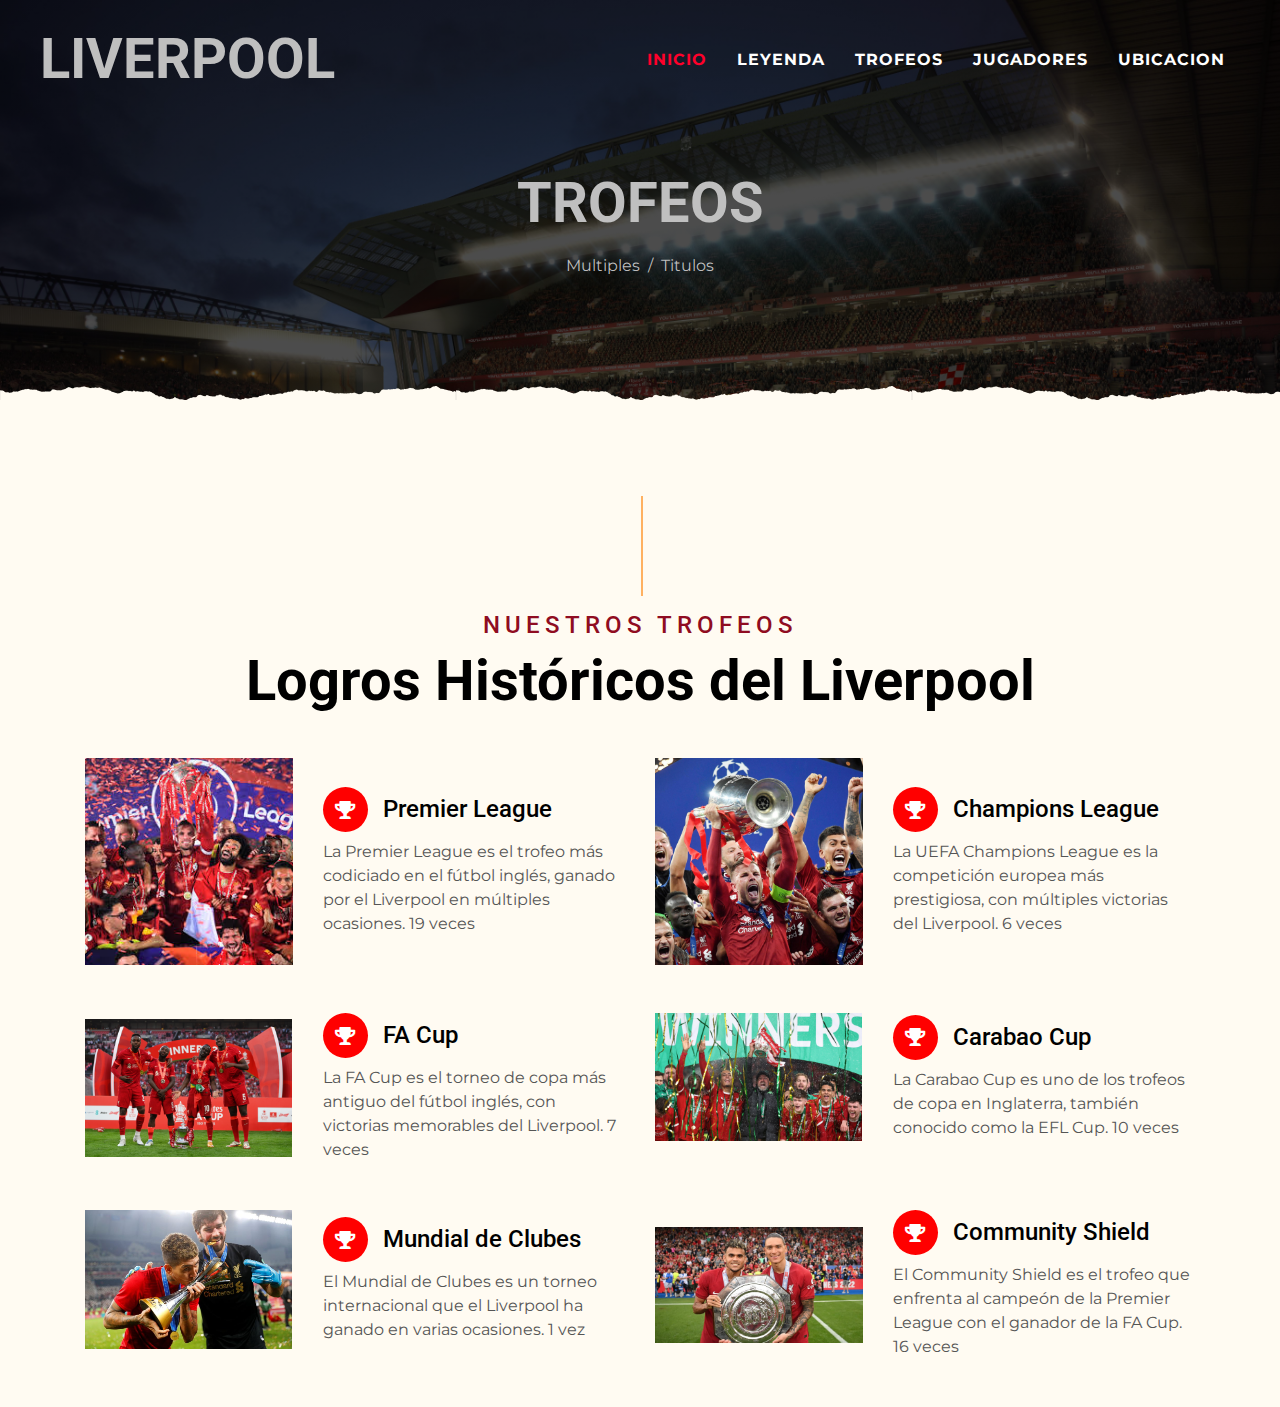
<file: service.html>
<!DOCTYPE html>
<html lang="en">

<head>
    <meta charset="utf-8">
    <title>Liverpool Football Club</title>
    <meta content="width=device-width, initial-scale=1.0" name="viewport">
    <meta content="Free Website Template" name="keywords">
    <meta content="Free Website Template" name="description">

    <!-- Favicon -->
    <link href="img/favicon.ico" rel="icon">

    <!-- Google Font -->
    <link rel="preconnect" href="https://fonts.gstatic.com">
    <link href="https://fonts.googleapis.com/css2?family=Montserrat:wght@200;400&family=Roboto:wght@400;500;700&display=swap" rel="stylesheet"> 

    <!-- Font Awesome -->
    <link href="https://cdnjs.cloudflare.com/ajax/libs/font-awesome/5.10.0/css/all.min.css" rel="stylesheet">

    <!-- Libraries Stylesheet -->
    <link href="lib/owlcarousel/assets/owl.carousel.min.css" rel="stylesheet">
    <link href="lib/tempusdominus/css/tempusdominus-bootstrap-4.min.css" rel="stylesheet" />

    <!-- Customized Bootstrap Stylesheet -->
    <link href="css/style.css" rel="stylesheet">
</head>

<body>
    <!-- Navbar Start -->
    <div class="container-fluid p-0 nav-bar">
        <nav class="navbar navbar-expand-lg bg-none navbar-dark py-3">
            <a href="index.html" class="navbar-brand px-lg-4 m-0">
                <h1 class="m-0 display-4 text-uppercase text-white">LIVERPOOL</h1>
            </a>
            <button type="button" class="navbar-toggler" data-toggle="collapse" data-target="#navbarCollapse">
                <span class="navbar-toggler-icon"></span>
            </button>
            <div class="collapse navbar-collapse justify-content-between" id="navbarCollapse">
                <div class="navbar-nav ml-auto p-4">
                    <a href="index.html" class="nav-item nav-link active">INICIO</a>
                    <a href="about.html" class="nav-item nav-link">LEYENDA</a>
                    <a href="service.html" class="nav-item nav-link">TROFEOS</a>
                    <a href="menu.html" class="nav-item nav-link">JUGADORES</a>
                    <a href="contact.html" class="nav-item nav-link">UBICACION</a>
                </div>
            </div>
        </nav>
    </div>
    <!-- Navbar End -->


    <!-- Page Header Start -->
    <div class="container-fluid page-header mb-5 position-relative overlay-bottom">
        <div class="d-flex flex-column align-items-center justify-content-center pt-0 pt-lg-5" style="min-height: 400px">
            <h1 class="display-4 mb-3 mt-0 mt-lg-5 text-white text-uppercase">Trofeos</h1>
            <div class="d-inline-flex mb-lg-5">
                <p class="m-0 text-white"><a class="text-white" href="">Multiples</a></p>
                <p class="m-0 text-white px-2">/</p>
                <p class="m-0 text-white">Titulos</p>
            </div>
        </div>
    </div>
    <!-- Page Header End -->


    <!-- Service Start -->
    <div class="container-fluid pt-5">
        <div class="container">
            <div class="section-title">
                <h4 class="text-primary text-uppercase" style="letter-spacing: 5px;">Nuestros Trofeos</h4>
                <h1 class="display-4">Logros Históricos del Liverpool</h1>
            </div>
            <div class="row">
                <div class="col-lg-6 mb-5">
                    <div class="row align-items-center">
                        <div class="col-sm-5">
                            <img class="img-fluid mb-3 mb-sm-0" src="img/images.jpg" alt="Premier League">
                        </div>
                        <div class="col-sm-7">
                            <h4><i class="fa fa-trophy service-icon"></i>Premier League</h4>
                            <p class="m-0">La Premier League es el trofeo más codiciado en el fútbol inglés, ganado por el Liverpool en múltiples ocasiones. 19 veces</p>
                        </div>
                    </div>
                </div>
                <div class="col-lg-6 mb-5">
                    <div class="row align-items-center">
                        <div class="col-sm-5">
                            <img class="img-fluid mb-3 mb-sm-0" src="img/champions_liverpool_ganador.jpg" alt="Champions League">
                        </div>
                        <div class="col-sm-7">
                            <h4><i class="fa fa-trophy service-icon"></i>Champions League</h4>
                            <p class="m-0">La UEFA Champions League es la competición europea más prestigiosa, con múltiples victorias del Liverpool. 6 veces</p>
                        </div>
                    </div>
                </div>
                <div class="col-lg-6 mb-5">
                    <div class="row align-items-center">
                        <div class="col-sm-5">
                            <img class="img-fluid mb-3 mb-sm-0" src="img/liverpool-festejos-campeon-fa-cup-9.jpg" alt="FA Cup">
                        </div>
                        <div class="col-sm-7">
                            <h4><i class="fa fa-trophy service-icon"></i>FA Cup</h4>
                            <p class="m-0">La FA Cup es el torneo de copa más antiguo del fútbol inglés, con victorias memorables del Liverpool. 7 veces</p>
                        </div>
                    </div>
                </div>
                <div class="col-lg-6 mb-5">
                    <div class="row align-items-center">
                        <div class="col-sm-5">
                            <img class="img-fluid mb-3 mb-sm-0" src="img/liverpool-alza-la-carabao-cup.jpg" alt="Carabao Cup">
                        </div>
                        <div class="col-sm-7">
                            <h4><i class="fa fa-trophy service-icon"></i>Carabao Cup</h4>
                            <p class="m-0">La Carabao Cup es uno de los trofeos de copa en Inglaterra, también conocido como la EFL Cup. 10 veces</p>
                        </div>
                    </div>
                </div>
                <div class="col-lg-6 mb-5">
                    <div class="row align-items-center">
                        <div class="col-sm-5">
                            <img class="img-fluid mb-3 mb-sm-0" src="img/EVUOBWW2GFGVVF5JS6OMEVIDRE.jpg" alt="Mundial de Clubes">
                        </div>
                        <div class="col-sm-7">
                            <h4><i class="fa fa-trophy service-icon"></i>Mundial de Clubes</h4>
                            <p class="m-0">El Mundial de Clubes es un torneo internacional que el Liverpool ha ganado en varias ocasiones. 1 vez</p>
                        </div>
                    </div>
                </div>
                <div class="col-lg-6 mb-5">
                    <div class="row align-items-center">
                        <div class="col-sm-5">
                            <img class="img-fluid mb-3 mb-sm-0" src="img/3425376-69892688-2560-1440.jpg" alt="Community Shield">
                        </div>
                        <div class="col-sm-7">
                            <h4><i class="fa fa-trophy service-icon"></i>Community Shield</h4>
                            <p class="m-0">El Community Shield es el trofeo que enfrenta al campeón de la Premier League con el ganador de la FA Cup. 16 veces</p>
                        </div>
                    </div>
                </div>
            </div>
        </div>
    </div>
    
    <!-- Service End -->

    <!-- Back to Top -->
    <a href="#" class="btn btn-lg btn-primary btn-lg-square back-to-top"><i class="fa fa-angle-double-up"></i></a>


    <!-- JavaScript Libraries -->
    <script src="https://code.jquery.com/jquery-3.4.1.min.js"></script>
    <script src="https://stackpath.bootstrapcdn.com/bootstrap/4.4.1/js/bootstrap.bundle.min.js"></script>
    <script src="lib/easing/easing.min.js"></script>
    <script src="lib/waypoints/waypoints.min.js"></script>
    <script src="lib/owlcarousel/owl.carousel.min.js"></script>
    <script src="lib/tempusdominus/js/moment.min.js"></script>
    <script src="lib/tempusdominus/js/moment-timezone.min.js"></script>
    <script src="lib/tempusdominus/js/tempusdominus-bootstrap-4.min.js"></script>

    <!-- Contact Javascript File -->
    <script src="mail/jqBootstrapValidation.min.js"></script>
    <script src="mail/contact.js"></script>

    <!-- Template Javascript -->
    <script src="js/main.js"></script>
</body>

</html>
</file>
<file: css/style.css>
:root {
  --blue: #007bff;
  --indigo: #6610f2;
  --purple: #6f42c1;
  --pink: #e83e8c;
  --red: #dc3545;
  --orange: #fd7e14;
  --yellow: #ffc107;
  --green: #28a745;
  --teal: #20c997;
  --cyan: #17a2b8;
  --white: #fff;
  --gray: #6c757d;
  --gray-dark: #343a40;
  --primary: #DA9F5B;
  --secondary: #33211D;
  --success: #28a745;
  --info: #17a2b8;
  --warning: #ffc107;
  --danger: #dc3545;
  --light: #FFFBF2;
  --dark: #111111;
  --breakpoint-xs: 0;
  --breakpoint-sm: 576px;
  --breakpoint-md: 768px;
  --breakpoint-lg: 992px;
  --breakpoint-xl: 1200px;
  --font-family-sans-serif: "Montserrat", sans-serif;
  --font-family-monospace: SFMono-Regular, Menlo, Monaco, Consolas, "Liberation Mono", "Courier New", monospace;
}

*,
*::before,
*::after {
  box-sizing: border-box;
}

html {
  font-family: sans-serif;
  line-height: 1.15;
  -webkit-text-size-adjust: 100%;
  -webkit-tap-highlight-color: rgba(0, 0, 0, 0);
}

article, aside, figcaption, figure, footer, header, hgroup, main, nav, section {
  display: block;
}

body {
  margin: 0;
  font-family: "Montserrat", sans-serif;
  font-size: 1rem;
  font-weight: 400;
  line-height: 1.5;
  color: #555555;
  text-align: left;
  background-color: #FFFBF2;
}

[tabindex="-1"]:focus:not(:focus-visible) {
  outline: 0 !important;
}

hr {
  box-sizing: content-box;
  height: 0;
  overflow: visible;
}

h1, h2, h3, h4, h5, h6 {
  margin-top: 0;
  margin-bottom: 0.5rem;
}

p {
  margin-top: 0;
  margin-bottom: 1rem;
}

abbr[title],
abbr[data-original-title] {
  text-decoration: underline;
  text-decoration: underline dotted;
  cursor: help;
  border-bottom: 0;
  text-decoration-skip-ink: none;
}

address {
  margin-bottom: 1rem;
  font-style: normal;
  line-height: inherit;
}

ol,
ul,
dl {
  margin-top: 0;
  margin-bottom: 1rem;
}

ol ol,
ul ul,
ol ul,
ul ol {
  margin-bottom: 0;
}

dt {
  font-weight: 700;
}

dd {
  margin-bottom: .5rem;
  margin-left: 0;
}

blockquote {
  margin: 0 0 1rem;
}

b,
strong {
  font-weight: bolder;
}

small {
  font-size: 80%;
}

sub,
sup {
  position: relative;
  font-size: 75%;
  line-height: 0;
  vertical-align: baseline;
}

sub {
  bottom: -.25em;
}

sup {
  top: -.5em;
}

a {
  color: #000000;
  text-decoration: none;
  background-color: transparent;
}

a:hover {
  color: #be792b;
  text-decoration: underline;
}

a:not([href]):not([class]) {
  color: inherit;
  text-decoration: none;
}

a:not([href]):not([class]):hover {
  color: inherit;
  text-decoration: none;
}

pre,
code,
kbd,
samp {
  font-family: SFMono-Regular, Menlo, Monaco, Consolas, "Liberation Mono", "Courier New", monospace;
  font-size: 1em;
}

pre {
  margin-top: 0;
  margin-bottom: 1rem;
  overflow: auto;
  -ms-overflow-style: scrollbar;
}

figure {
  margin: 0 0 1rem;
}

img {
  vertical-align: middle;
  border-style: none;
}

svg {
  overflow: hidden;
  vertical-align: middle;
}

table {
  border-collapse: collapse;
}

caption {
  padding-top: 0.75rem;
  padding-bottom: 0.75rem;
  color: #6c757d;
  text-align: left;
  caption-side: bottom;
}

th {
  text-align: inherit;
  text-align: -webkit-match-parent;
}

label {
  display: inline-block;
  margin-bottom: 0.5rem;
}

button {
  border-radius: 0;
}

button:focus {
  outline: 1px dotted;
  outline: 5px auto -webkit-focus-ring-color;
}

input,
button,
select,
optgroup,
textarea {
  margin: 0;
  font-family: inherit;
  font-size: inherit;
  line-height: inherit;
}

button,
input {
  overflow: visible;
}

button,
select {
  text-transform: none;
}

[role="button"] {
  cursor: pointer;
}

select {
  word-wrap: normal;
}

button,
[type="button"],
[type="reset"],
[type="submit"] {
  -webkit-appearance: button;
}

button:not(:disabled),
[type="button"]:not(:disabled),
[type="reset"]:not(:disabled),
[type="submit"]:not(:disabled) {
  cursor: pointer;
}

button::-moz-focus-inner,
[type="button"]::-moz-focus-inner,
[type="reset"]::-moz-focus-inner,
[type="submit"]::-moz-focus-inner {
  padding: 0;
  border-style: none;
}

input[type="radio"],
input[type="checkbox"] {
  box-sizing: border-box;
  padding: 0;
}

textarea {
  overflow: auto;
  resize: vertical;
}

fieldset {
  min-width: 0;
  padding: 0;
  margin: 0;
  border: 0;
}

legend {
  display: block;
  width: 100%;
  max-width: 100%;
  padding: 0;
  margin-bottom: .5rem;
  font-size: 1.5rem;
  line-height: inherit;
  color: inherit;
  white-space: normal;
}

@media (max-width: 1200px) {
  legend {
    font-size: calc(1.275rem + 0.3vw) ;
  }
}

progress {
  vertical-align: baseline;
}

[type="number"]::-webkit-inner-spin-button,
[type="number"]::-webkit-outer-spin-button {
  height: auto;
}

[type="search"] {
  outline-offset: -2px;
  -webkit-appearance: none;
}

[type="search"]::-webkit-search-decoration {
  -webkit-appearance: none;
}

::-webkit-file-upload-button {
  font: inherit;
  -webkit-appearance: button;
}

output {
  display: inline-block;
}

summary {
  display: list-item;
  cursor: pointer;
}

template {
  display: none;
}

[hidden] {
  display: none !important;
}

h1, h2, h3, h4, h5, h6,
.h1, .h2, .h3, .h4, .h5, .h6 {
  margin-bottom: 0.5rem;
  font-family: "Roboto", sans-serif;
  font-weight: 500;
  line-height: 1.2;
  color: #000000;
}

h1, .h1 {
  font-size: 2.5rem;
}

@media (max-width: 1200px) {
  h1, .h1 {
    font-size: calc(1.375rem + 1.5vw) ;
  }
}

h2, .h2 {
  font-size: 2rem;
}

@media (max-width: 1200px) {
  h2, .h2 {
    font-size: calc(1.325rem + 0.9vw) ;
  }
}

h3, .h3 {
  font-size: 1.75rem;
}

@media (max-width: 1200px) {
  h3, .h3 {
    font-size: calc(1.3rem + 0.6vw) ;
  }
}

h4, .h4 {
  font-size: 1.5rem;
}

@media (max-width: 1200px) {
  h4, .h4 {
    font-size: calc(1.275rem + 0.3vw) ;
  }
}

h5, .h5 {
  font-size: 1.25rem;
}

h6, .h6 {
  font-size: 1rem;
}

.lead {
  font-size: 1.25rem;
  font-weight: 300;
}

.display-1 {
  font-size: 8rem;
  font-weight: 300;
  line-height: 1.2;
}

@media (max-width: 1200px) {
  .display-1 {
    font-size: calc(1.925rem + 8.1vw) ;
  }
}

.display-2 {
  font-size: 5.5rem;
  font-weight: 300;
  line-height: 1.2;
}

@media (max-width: 1200px) {
  .display-2 {
    font-size: calc(1.675rem + 5.1vw) ;
  }
}

.display-3 {
  font-size: 4.5rem;
  font-weight: 300;
  line-height: 1.2;
}

@media (max-width: 1200px) {
  .display-3 {
    font-size: calc(1.575rem + 3.9vw) ;
  }
}

.display-4 {
  font-size: 3.5rem;
  font-weight: 300;
  line-height: 1.2;
}

@media (max-width: 1200px) {
  .display-4 {
    font-size: calc(1.475rem + 2.7vw) ;
  }
}

hr {
  margin-top: 1rem;
  margin-bottom: 1rem;
  border: 0;
  border-top: 1px solid rgba(0, 0, 0, 0.1);
}

small,
.small {
  font-size: 80%;
  font-weight: 400;
}

mark,
.mark {
  padding: 0.2em;
  background-color: #fcf8e3;
}

.list-unstyled {
  padding-left: 0;
  list-style: none;
}

.list-inline {
  padding-left: 0;
  list-style: none;
}

.list-inline-item {
  display: inline-block;
}

.list-inline-item:not(:last-child) {
  margin-right: 0.5rem;
}

.initialism {
  font-size: 90%;
  text-transform: uppercase;
}

.blockquote {
  margin-bottom: 1rem;
  font-size: 1.25rem;
}

.blockquote-footer {
  display: block;
  font-size: 80%;
  color: #6c757d;
}

.blockquote-footer::before {
  content: "\2014\00A0";
}

.img-fluid {
  max-width: 100%;
  height: auto;
}

.img-thumbnail {
  padding: 0.25rem;
  background-color: #FFFBF2;
  border: 1px solid #dee2e6;
  max-width: 100%;
  height: auto;
}

.figure {
  display: inline-block;
}

.figure-img {
  margin-bottom: 0.5rem;
  line-height: 1;
}

.figure-caption {
  font-size: 90%;
  color: #6c757d;
}

code {
  font-size: 87.5%;
  color: #e83e8c;
  word-wrap: break-word;
}

a > code {
  color: inherit;
}

kbd {
  padding: 0.2rem 0.4rem;
  font-size: 87.5%;
  color: #fff;
  background-color: #212529;
}

kbd kbd {
  padding: 0;
  font-size: 100%;
  font-weight: 700;
}

pre {
  display: block;
  font-size: 87.5%;
  color: #212529;
}

pre code {
  font-size: inherit;
  color: inherit;
  word-break: normal;
}

.pre-scrollable {
  max-height: 340px;
  overflow-y: scroll;
}

.container,
.container-fluid,
.container-sm,
.container-md,
.container-lg,
.container-xl {
  width: 100%;
  padding-right: 15px;
  padding-left: 15px;
  margin-right: auto;
  margin-left: auto;
}

@media (min-width: 576px) {
  .container, .container-sm {
    max-width: 540px;
  }
}

@media (min-width: 768px) {
  .container, .container-sm, .container-md {
    max-width: 720px;
  }
}

@media (min-width: 992px) {
  .container, .container-sm, .container-md, .container-lg {
    max-width: 960px;
  }
}

@media (min-width: 1200px) {
  .container, .container-sm, .container-md, .container-lg, .container-xl {
    max-width: 1140px;
  }
}

.row {
  display: flex;
  flex-wrap: wrap;
  margin-right: -15px;
  margin-left: -15px;
}

.no-gutters {
  margin-right: 0;
  margin-left: 0;
}

.no-gutters > .col,
.no-gutters > [class*="col-"] {
  padding-right: 0;
  padding-left: 0;
}

.col-1, .col-2, .col-3, .col-4, .col-5, .col-6, .col-7, .col-8, .col-9, .col-10, .col-11, .col-12, .col,
.col-auto, .col-sm-1, .col-sm-2, .col-sm-3, .col-sm-4, .col-sm-5, .col-sm-6, .col-sm-7, .col-sm-8, .col-sm-9, .col-sm-10, .col-sm-11, .col-sm-12, .col-sm,
.col-sm-auto, .col-md-1, .col-md-2, .col-md-3, .col-md-4, .col-md-5, .col-md-6, .col-md-7, .col-md-8, .col-md-9, .col-md-10, .col-md-11, .col-md-12, .col-md,
.col-md-auto, .col-lg-1, .col-lg-2, .col-lg-3, .col-lg-4, .col-lg-5, .col-lg-6, .col-lg-7, .col-lg-8, .col-lg-9, .col-lg-10, .col-lg-11, .col-lg-12, .col-lg,
.col-lg-auto, .col-xl-1, .col-xl-2, .col-xl-3, .col-xl-4, .col-xl-5, .col-xl-6, .col-xl-7, .col-xl-8, .col-xl-9, .col-xl-10, .col-xl-11, .col-xl-12, .col-xl,
.col-xl-auto {
  position: relative;
  width: 100%;
  padding-right: 15px;
  padding-left: 15px;
}

.col {
  flex-basis: 0;
  flex-grow: 1;
  max-width: 100%;
}

.row-cols-1 > * {
  flex: 0 0 100%;
  max-width: 100%;
}

.row-cols-2 > * {
  flex: 0 0 50%;
  max-width: 50%;
}

.row-cols-3 > * {
  flex: 0 0 33.33333%;
  max-width: 33.33333%;
}

.row-cols-4 > * {
  flex: 0 0 25%;
  max-width: 25%;
}

.row-cols-5 > * {
  flex: 0 0 20%;
  max-width: 20%;
}

.row-cols-6 > * {
  flex: 0 0 16.66667%;
  max-width: 16.66667%;
}

.col-auto {
  flex: 0 0 auto;
  width: auto;
  max-width: 100%;
}

.col-1 {
  flex: 0 0 8.33333%;
  max-width: 8.33333%;
}

.col-2 {
  flex: 0 0 16.66667%;
  max-width: 16.66667%;
}

.col-3 {
  flex: 0 0 25%;
  max-width: 25%;
}

.col-4 {
  flex: 0 0 33.33333%;
  max-width: 33.33333%;
}

.col-5 {
  flex: 0 0 41.66667%;
  max-width: 41.66667%;
}

.col-6 {
  flex: 0 0 50%;
  max-width: 50%;
}

.col-7 {
  flex: 0 0 58.33333%;
  max-width: 58.33333%;
}

.col-8 {
  flex: 0 0 66.66667%;
  max-width: 66.66667%;
}

.col-9 {
  flex: 0 0 75%;
  max-width: 75%;
}

.col-10 {
  flex: 0 0 83.33333%;
  max-width: 83.33333%;
}

.col-11 {
  flex: 0 0 91.66667%;
  max-width: 91.66667%;
}

.col-12 {
  flex: 0 0 100%;
  max-width: 100%;
}

.order-first {
  order: -1;
}

.order-last {
  order: 13;
}

.order-0 {
  order: 0;
}

.order-1 {
  order: 1;
}

.order-2 {
  order: 2;
}

.order-3 {
  order: 3;
}

.order-4 {
  order: 4;
}

.order-5 {
  order: 5;
}

.order-6 {
  order: 6;
}

.order-7 {
  order: 7;
}

.order-8 {
  order: 8;
}

.order-9 {
  order: 9;
}

.order-10 {
  order: 10;
}

.order-11 {
  order: 11;
}

.order-12 {
  order: 12;
}

.offset-1 {
  margin-left: 8.33333%;
}

.offset-2 {
  margin-left: 16.66667%;
}

.offset-3 {
  margin-left: 25%;
}

.offset-4 {
  margin-left: 33.33333%;
}

.offset-5 {
  margin-left: 41.66667%;
}

.offset-6 {
  margin-left: 50%;
}

.offset-7 {
  margin-left: 58.33333%;
}

.offset-8 {
  margin-left: 66.66667%;
}

.offset-9 {
  margin-left: 75%;
}

.offset-10 {
  margin-left: 83.33333%;
}

.offset-11 {
  margin-left: 91.66667%;
}

@media (min-width: 576px) {
  .col-sm {
    flex-basis: 0;
    flex-grow: 1;
    max-width: 100%;
  }
  .row-cols-sm-1 > * {
    flex: 0 0 100%;
    max-width: 100%;
  }
  .row-cols-sm-2 > * {
    flex: 0 0 50%;
    max-width: 50%;
  }
  .row-cols-sm-3 > * {
    flex: 0 0 33.33333%;
    max-width: 33.33333%;
  }
  .row-cols-sm-4 > * {
    flex: 0 0 25%;
    max-width: 25%;
  }
  .row-cols-sm-5 > * {
    flex: 0 0 20%;
    max-width: 20%;
  }
  .row-cols-sm-6 > * {
    flex: 0 0 16.66667%;
    max-width: 16.66667%;
  }
  .col-sm-auto {
    flex: 0 0 auto;
    width: auto;
    max-width: 100%;
  }
  .col-sm-1 {
    flex: 0 0 8.33333%;
    max-width: 8.33333%;
  }
  .col-sm-2 {
    flex: 0 0 16.66667%;
    max-width: 16.66667%;
  }
  .col-sm-3 {
    flex: 0 0 25%;
    max-width: 25%;
  }
  .col-sm-4 {
    flex: 0 0 33.33333%;
    max-width: 33.33333%;
  }
  .col-sm-5 {
    flex: 0 0 41.66667%;
    max-width: 41.66667%;
  }
  .col-sm-6 {
    flex: 0 0 50%;
    max-width: 50%;
  }
  .col-sm-7 {
    flex: 0 0 58.33333%;
    max-width: 58.33333%;
  }
  .col-sm-8 {
    flex: 0 0 66.66667%;
    max-width: 66.66667%;
  }
  .col-sm-9 {
    flex: 0 0 75%;
    max-width: 75%;
  }
  .col-sm-10 {
    flex: 0 0 83.33333%;
    max-width: 83.33333%;
  }
  .col-sm-11 {
    flex: 0 0 91.66667%;
    max-width: 91.66667%;
  }
  .col-sm-12 {
    flex: 0 0 100%;
    max-width: 100%;
  }
  .order-sm-first {
    order: -1;
  }
  .order-sm-last {
    order: 13;
  }
  .order-sm-0 {
    order: 0;
  }
  .order-sm-1 {
    order: 1;
  }
  .order-sm-2 {
    order: 2;
  }
  .order-sm-3 {
    order: 3;
  }
  .order-sm-4 {
    order: 4;
  }
  .order-sm-5 {
    order: 5;
  }
  .order-sm-6 {
    order: 6;
  }
  .order-sm-7 {
    order: 7;
  }
  .order-sm-8 {
    order: 8;
  }
  .order-sm-9 {
    order: 9;
  }
  .order-sm-10 {
    order: 10;
  }
  .order-sm-11 {
    order: 11;
  }
  .order-sm-12 {
    order: 12;
  }
  .offset-sm-0 {
    margin-left: 0;
  }
  .offset-sm-1 {
    margin-left: 8.33333%;
  }
  .offset-sm-2 {
    margin-left: 16.66667%;
  }
  .offset-sm-3 {
    margin-left: 25%;
  }
  .offset-sm-4 {
    margin-left: 33.33333%;
  }
  .offset-sm-5 {
    margin-left: 41.66667%;
  }
  .offset-sm-6 {
    margin-left: 50%;
  }
  .offset-sm-7 {
    margin-left: 58.33333%;
  }
  .offset-sm-8 {
    margin-left: 66.66667%;
  }
  .offset-sm-9 {
    margin-left: 75%;
  }
  .offset-sm-10 {
    margin-left: 83.33333%;
  }
  .offset-sm-11 {
    margin-left: 91.66667%;
  }
}

@media (min-width: 768px) {
  .col-md {
    flex-basis: 0;
    flex-grow: 1;
    max-width: 100%;
  }
  .row-cols-md-1 > * {
    flex: 0 0 100%;
    max-width: 100%;
  }
  .row-cols-md-2 > * {
    flex: 0 0 50%;
    max-width: 50%;
  }
  .row-cols-md-3 > * {
    flex: 0 0 33.33333%;
    max-width: 33.33333%;
  }
  .row-cols-md-4 > * {
    flex: 0 0 25%;
    max-width: 25%;
  }
  .row-cols-md-5 > * {
    flex: 0 0 20%;
    max-width: 20%;
  }
  .row-cols-md-6 > * {
    flex: 0 0 16.66667%;
    max-width: 16.66667%;
  }
  .col-md-auto {
    flex: 0 0 auto;
    width: auto;
    max-width: 100%;
  }
  .col-md-1 {
    flex: 0 0 8.33333%;
    max-width: 8.33333%;
  }
  .col-md-2 {
    flex: 0 0 16.66667%;
    max-width: 16.66667%;
  }
  .col-md-3 {
    flex: 0 0 25%;
    max-width: 25%;
  }
  .col-md-4 {
    flex: 0 0 33.33333%;
    max-width: 33.33333%;
  }
  .col-md-5 {
    flex: 0 0 41.66667%;
    max-width: 41.66667%;
  }
  .col-md-6 {
    flex: 0 0 50%;
    max-width: 50%;
  }
  .col-md-7 {
    flex: 0 0 58.33333%;
    max-width: 58.33333%;
  }
  .col-md-8 {
    flex: 0 0 66.66667%;
    max-width: 66.66667%;
  }
  .col-md-9 {
    flex: 0 0 75%;
    max-width: 75%;
  }
  .col-md-10 {
    flex: 0 0 83.33333%;
    max-width: 83.33333%;
  }
  .col-md-11 {
    flex: 0 0 91.66667%;
    max-width: 91.66667%;
  }
  .col-md-12 {
    flex: 0 0 100%;
    max-width: 100%;
  }
  .order-md-first {
    order: -1;
  }
  .order-md-last {
    order: 13;
  }
  .order-md-0 {
    order: 0;
  }
  .order-md-1 {
    order: 1;
  }
  .order-md-2 {
    order: 2;
  }
  .order-md-3 {
    order: 3;
  }
  .order-md-4 {
    order: 4;
  }
  .order-md-5 {
    order: 5;
  }
  .order-md-6 {
    order: 6;
  }
  .order-md-7 {
    order: 7;
  }
  .order-md-8 {
    order: 8;
  }
  .order-md-9 {
    order: 9;
  }
  .order-md-10 {
    order: 10;
  }
  .order-md-11 {
    order: 11;
  }
  .order-md-12 {
    order: 12;
  }
  .offset-md-0 {
    margin-left: 0;
  }
  .offset-md-1 {
    margin-left: 8.33333%;
  }
  .offset-md-2 {
    margin-left: 16.66667%;
  }
  .offset-md-3 {
    margin-left: 25%;
  }
  .offset-md-4 {
    margin-left: 33.33333%;
  }
  .offset-md-5 {
    margin-left: 41.66667%;
  }
  .offset-md-6 {
    margin-left: 50%;
  }
  .offset-md-7 {
    margin-left: 58.33333%;
  }
  .offset-md-8 {
    margin-left: 66.66667%;
  }
  .offset-md-9 {
    margin-left: 75%;
  }
  .offset-md-10 {
    margin-left: 83.33333%;
  }
  .offset-md-11 {
    margin-left: 91.66667%;
  }
}

@media (min-width: 992px) {
  .col-lg {
    flex-basis: 0;
    flex-grow: 1;
    max-width: 100%;
  }
  .row-cols-lg-1 > * {
    flex: 0 0 100%;
    max-width: 100%;
  }
  .row-cols-lg-2 > * {
    flex: 0 0 50%;
    max-width: 50%;
  }
  .row-cols-lg-3 > * {
    flex: 0 0 33.33333%;
    max-width: 33.33333%;
  }
  .row-cols-lg-4 > * {
    flex: 0 0 25%;
    max-width: 25%;
  }
  .row-cols-lg-5 > * {
    flex: 0 0 20%;
    max-width: 20%;
  }
  .row-cols-lg-6 > * {
    flex: 0 0 16.66667%;
    max-width: 16.66667%;
  }
  .col-lg-auto {
    flex: 0 0 auto;
    width: auto;
    max-width: 100%;
  }
  .col-lg-1 {
    flex: 0 0 8.33333%;
    max-width: 8.33333%;
  }
  .col-lg-2 {
    flex: 0 0 16.66667%;
    max-width: 16.66667%;
  }
  .col-lg-3 {
    flex: 0 0 25%;
    max-width: 25%;
  }
  .col-lg-4 {
    flex: 0 0 33.33333%;
    max-width: 33.33333%;
  }
  .col-lg-5 {
    flex: 0 0 41.66667%;
    max-width: 41.66667%;
  }
  .col-lg-6 {
    flex: 0 0 50%;
    max-width: 50%;
  }
  .col-lg-7 {
    flex: 0 0 58.33333%;
    max-width: 58.33333%;
  }
  .col-lg-8 {
    flex: 0 0 66.66667%;
    max-width: 66.66667%;
  }
  .col-lg-9 {
    flex: 0 0 75%;
    max-width: 75%;
  }
  .col-lg-10 {
    flex: 0 0 83.33333%;
    max-width: 83.33333%;
  }
  .col-lg-11 {
    flex: 0 0 91.66667%;
    max-width: 91.66667%;
  }
  .col-lg-12 {
    flex: 0 0 100%;
    max-width: 100%;
  }
  .order-lg-first {
    order: -1;
  }
  .order-lg-last {
    order: 13;
  }
  .order-lg-0 {
    order: 0;
  }
  .order-lg-1 {
    order: 1;
  }
  .order-lg-2 {
    order: 2;
  }
  .order-lg-3 {
    order: 3;
  }
  .order-lg-4 {
    order: 4;
  }
  .order-lg-5 {
    order: 5;
  }
  .order-lg-6 {
    order: 6;
  }
  .order-lg-7 {
    order: 7;
  }
  .order-lg-8 {
    order: 8;
  }
  .order-lg-9 {
    order: 9;
  }
  .order-lg-10 {
    order: 10;
  }
  .order-lg-11 {
    order: 11;
  }
  .order-lg-12 {
    order: 12;
  }
  .offset-lg-0 {
    margin-left: 0;
  }
  .offset-lg-1 {
    margin-left: 8.33333%;
  }
  .offset-lg-2 {
    margin-left: 16.66667%;
  }
  .offset-lg-3 {
    margin-left: 25%;
  }
  .offset-lg-4 {
    margin-left: 33.33333%;
  }
  .offset-lg-5 {
    margin-left: 41.66667%;
  }
  .offset-lg-6 {
    margin-left: 50%;
  }
  .offset-lg-7 {
    margin-left: 58.33333%;
  }
  .offset-lg-8 {
    margin-left: 66.66667%;
  }
  .offset-lg-9 {
    margin-left: 75%;
  }
  .offset-lg-10 {
    margin-left: 83.33333%;
  }
  .offset-lg-11 {
    margin-left: 91.66667%;
  }
}

@media (min-width: 1200px) {
  .col-xl {
    flex-basis: 0;
    flex-grow: 1;
    max-width: 100%;
  }
  .row-cols-xl-1 > * {
    flex: 0 0 100%;
    max-width: 100%;
  }
  .row-cols-xl-2 > * {
    flex: 0 0 50%;
    max-width: 50%;
  }
  .row-cols-xl-3 > * {
    flex: 0 0 33.33333%;
    max-width: 33.33333%;
  }
  .row-cols-xl-4 > * {
    flex: 0 0 25%;
    max-width: 25%;
  }
  .row-cols-xl-5 > * {
    flex: 0 0 20%;
    max-width: 20%;
  }
  .row-cols-xl-6 > * {
    flex: 0 0 16.66667%;
    max-width: 16.66667%;
  }
  .col-xl-auto {
    flex: 0 0 auto;
    width: auto;
    max-width: 100%;
  }
  .col-xl-1 {
    flex: 0 0 8.33333%;
    max-width: 8.33333%;
  }
  .col-xl-2 {
    flex: 0 0 16.66667%;
    max-width: 16.66667%;
  }
  .col-xl-3 {
    flex: 0 0 25%;
    max-width: 25%;
  }
  .col-xl-4 {
    flex: 0 0 33.33333%;
    max-width: 33.33333%;
  }
  .col-xl-5 {
    flex: 0 0 41.66667%;
    max-width: 41.66667%;
  }
  .col-xl-6 {
    flex: 0 0 50%;
    max-width: 50%;
  }
  .col-xl-7 {
    flex: 0 0 58.33333%;
    max-width: 58.33333%;
  }
  .col-xl-8 {
    flex: 0 0 66.66667%;
    max-width: 66.66667%;
  }
  .col-xl-9 {
    flex: 0 0 75%;
    max-width: 75%;
  }
  .col-xl-10 {
    flex: 0 0 83.33333%;
    max-width: 83.33333%;
  }
  .col-xl-11 {
    flex: 0 0 91.66667%;
    max-width: 91.66667%;
  }
  .col-xl-12 {
    flex: 0 0 100%;
    max-width: 100%;
  }
  .order-xl-first {
    order: -1;
  }
  .order-xl-last {
    order: 13;
  }
  .order-xl-0 {
    order: 0;
  }
  .order-xl-1 {
    order: 1;
  }
  .order-xl-2 {
    order: 2;
  }
  .order-xl-3 {
    order: 3;
  }
  .order-xl-4 {
    order: 4;
  }
  .order-xl-5 {
    order: 5;
  }
  .order-xl-6 {
    order: 6;
  }
  .order-xl-7 {
    order: 7;
  }
  .order-xl-8 {
    order: 8;
  }
  .order-xl-9 {
    order: 9;
  }
  .order-xl-10 {
    order: 10;
  }
  .order-xl-11 {
    order: 11;
  }
  .order-xl-12 {
    order: 12;
  }
  .offset-xl-0 {
    margin-left: 0;
  }
  .offset-xl-1 {
    margin-left: 8.33333%;
  }
  .offset-xl-2 {
    margin-left: 16.66667%;
  }
  .offset-xl-3 {
    margin-left: 25%;
  }
  .offset-xl-4 {
    margin-left: 33.33333%;
  }
  .offset-xl-5 {
    margin-left: 41.66667%;
  }
  .offset-xl-6 {
    margin-left: 50%;
  }
  .offset-xl-7 {
    margin-left: 58.33333%;
  }
  .offset-xl-8 {
    margin-left: 66.66667%;
  }
  .offset-xl-9 {
    margin-left: 75%;
  }
  .offset-xl-10 {
    margin-left: 83.33333%;
  }
  .offset-xl-11 {
    margin-left: 91.66667%;
  }
}

.table {
  width: 100%;
  margin-bottom: 1rem;
  color: #555555;
}

.table th,
.table td {
  padding: 0.75rem;
  vertical-align: top;
  border-top: 1px solid #dee2e6;
}

.table thead th {
  vertical-align: bottom;
  border-bottom: 2px solid #dee2e6;
}

.table tbody + tbody {
  border-top: 2px solid #dee2e6;
}

.table-sm th,
.table-sm td {
  padding: 0.3rem;
}

.table-bordered {
  border: 1px solid #dee2e6;
}

.table-bordered th,
.table-bordered td {
  border: 1px solid #dee2e6;
}

.table-bordered thead th,
.table-bordered thead td {
  border-bottom-width: 2px;
}

.table-borderless th,
.table-borderless td,
.table-borderless thead th,
.table-borderless tbody + tbody {
  border: 0;
}

.table-striped tbody tr:nth-of-type(odd) {
  background-color: rgba(0, 0, 0, 0.05);
}

.table-hover tbody tr:hover {
  color: #555555;
  background-color: rgba(0, 0, 0, 0.075);
}

.table-primary,
.table-primary > th,
.table-primary > td {
  background-color: #f5e4d1;
}

.table-primary th,
.table-primary td,
.table-primary thead th,
.table-primary tbody + tbody {
  border-color: #eccdaa;
}

.table-hover .table-primary:hover {
  background-color: #f0d8bc;
}

.table-hover .table-primary:hover > td,
.table-hover .table-primary:hover > th {
  background-color: #f0d8bc;
}

.table-secondary,
.table-secondary > th,
.table-secondary > td {
  background-color: #c6c1c0;
}

.table-secondary th,
.table-secondary td,
.table-secondary thead th,
.table-secondary tbody + tbody {
  border-color: #958c89;
}

.table-hover .table-secondary:hover {
  background-color: #bab4b3;
}

.table-hover .table-secondary:hover > td,
.table-hover .table-secondary:hover > th {
  background-color: #bab4b3;
}

.table-success,
.table-success > th,
.table-success > td {
  background-color: #c3e6cb;
}

.table-success th,
.table-success td,
.table-success thead th,
.table-success tbody + tbody {
  border-color: #8fd19e;
}

.table-hover .table-success:hover {
  background-color: #b1dfbb;
}

.table-hover .table-success:hover > td,
.table-hover .table-success:hover > th {
  background-color: #b1dfbb;
}

.table-info,
.table-info > th,
.table-info > td {
  background-color: #bee5eb;
}

.table-info th,
.table-info td,
.table-info thead th,
.table-info tbody + tbody {
  border-color: #86cfda;
}

.table-hover .table-info:hover {
  background-color: #abdde5;
}

.table-hover .table-info:hover > td,
.table-hover .table-info:hover > th {
  background-color: #abdde5;
}

.table-warning,
.table-warning > th,
.table-warning > td {
  background-color: #ffeeba;
}

.table-warning th,
.table-warning td,
.table-warning thead th,
.table-warning tbody + tbody {
  border-color: #ffdf7e;
}

.table-hover .table-warning:hover {
  background-color: #ffe8a1;
}

.table-hover .table-warning:hover > td,
.table-hover .table-warning:hover > th {
  background-color: #ffe8a1;
}

.table-danger,
.table-danger > th,
.table-danger > td {
  background-color: #f5c6cb;
}

.table-danger th,
.table-danger td,
.table-danger thead th,
.table-danger tbody + tbody {
  border-color: #ed969e;
}

.table-hover .table-danger:hover {
  background-color: #f1b0b7;
}

.table-hover .table-danger:hover > td,
.table-hover .table-danger:hover > th {
  background-color: #f1b0b7;
}

.table-light,
.table-light > th,
.table-light > td {
  background-color: #fffefb;
}

.table-light th,
.table-light td,
.table-light thead th,
.table-light tbody + tbody {
  border-color: #fffdf8;
}

.table-hover .table-light:hover {
  background-color: #fff8e2;
}

.table-hover .table-light:hover > td,
.table-hover .table-light:hover > th {
  background-color: #fff8e2;
}

.table-dark,
.table-dark > th,
.table-dark > td {
  background-color: #bcbcbc;
}

.table-dark th,
.table-dark td,
.table-dark thead th,
.table-dark tbody + tbody {
  border-color: #838383;
}

.table-hover .table-dark:hover {
  background-color: #afafaf;
}

.table-hover .table-dark:hover > td,
.table-hover .table-dark:hover > th {
  background-color: #afafaf;
}

.table-active,
.table-active > th,
.table-active > td {
  background-color: rgba(0, 0, 0, 0.075);
}

.table-hover .table-active:hover {
  background-color: rgba(0, 0, 0, 0.075);
}

.table-hover .table-active:hover > td,
.table-hover .table-active:hover > th {
  background-color: rgba(0, 0, 0, 0.075);
}

.table .thead-dark th {
  color: #fff;
  background-color: #343a40;
  border-color: #454d55;
}

.table .thead-light th {
  color: #495057;
  background-color: #e9ecef;
  border-color: #dee2e6;
}

.table-dark {
  color: #fff;
  background-color: #343a40;
}

.table-dark th,
.table-dark td,
.table-dark thead th {
  border-color: #454d55;
}

.table-dark.table-bordered {
  border: 0;
}

.table-dark.table-striped tbody tr:nth-of-type(odd) {
  background-color: rgba(255, 255, 255, 0.05);
}

.table-dark.table-hover tbody tr:hover {
  color: #fff;
  background-color: rgba(255, 255, 255, 0.075);
}

@media (max-width: 575.98px) {
  .table-responsive-sm {
    display: block;
    width: 100%;
    overflow-x: auto;
    -webkit-overflow-scrolling: touch;
  }
  .table-responsive-sm > .table-bordered {
    border: 0;
  }
}

@media (max-width: 767.98px) {
  .table-responsive-md {
    display: block;
    width: 100%;
    overflow-x: auto;
    -webkit-overflow-scrolling: touch;
  }
  .table-responsive-md > .table-bordered {
    border: 0;
  }
}

@media (max-width: 991.98px) {
  .table-responsive-lg {
    display: block;
    width: 100%;
    overflow-x: auto;
    -webkit-overflow-scrolling: touch;
  }
  .table-responsive-lg > .table-bordered {
    border: 0;
  }
}

@media (max-width: 1199.98px) {
  .table-responsive-xl {
    display: block;
    width: 100%;
    overflow-x: auto;
    -webkit-overflow-scrolling: touch;
  }
  .table-responsive-xl > .table-bordered {
    border: 0;
  }
}

.table-responsive {
  display: block;
  width: 100%;
  overflow-x: auto;
  -webkit-overflow-scrolling: touch;
}

.table-responsive > .table-bordered {
  border: 0;
}

.form-control {
  display: block;
  width: 100%;
  height: calc(1.5em + 0.75rem + 2px);
  padding: 0.375rem 0.75rem;
  font-size: 1rem;
  font-weight: 400;
  line-height: 1.5;
  color: #495057;
  background-color: #fff;
  background-clip: padding-box;
  border: 1px solid #ced4da;
  border-radius: 0;
  transition: border-color 0.15s ease-in-out, box-shadow 0.15s ease-in-out;
}

@media (prefers-reduced-motion: reduce) {
  .form-control {
    transition: none;
  }
}

.form-control::-ms-expand {
  background-color: transparent;
  border: 0;
}

.form-control:-moz-focusring {
  color: transparent;
  text-shadow: 0 0 0 #495057;
}

.form-control:focus {
  color: #495057;
  background-color: #fff;
  border-color: #f1dcc3;
  outline: 0;
  box-shadow: 0 0 0 0.2rem rgba(218, 159, 91, 0.25);
}

.form-control::placeholder {
  color: #6c757d;
  opacity: 1;
}

.form-control:disabled, .form-control[readonly] {
  background-color: #e9ecef;
  opacity: 1;
}

input[type="date"].form-control,
input[type="time"].form-control,
input[type="datetime-local"].form-control,
input[type="month"].form-control {
  appearance: none;
}

select.form-control:focus::-ms-value {
  color: #495057;
  background-color: #fff;
}

.form-control-file,
.form-control-range {
  display: block;
  width: 100%;
}

.col-form-label {
  padding-top: calc(0.375rem + 1px);
  padding-bottom: calc(0.375rem + 1px);
  margin-bottom: 0;
  font-size: inherit;
  line-height: 1.5;
}

.col-form-label-lg {
  padding-top: calc(0.5rem + 1px);
  padding-bottom: calc(0.5rem + 1px);
  font-size: 1.25rem;
  line-height: 1.5;
}

.col-form-label-sm {
  padding-top: calc(0.25rem + 1px);
  padding-bottom: calc(0.25rem + 1px);
  font-size: 0.875rem;
  line-height: 1.5;
}

.form-control-plaintext {
  display: block;
  width: 100%;
  padding: 0.375rem 0;
  margin-bottom: 0;
  font-size: 1rem;
  line-height: 1.5;
  color: #555555;
  background-color: transparent;
  border: solid transparent;
  border-width: 1px 0;
}

.form-control-plaintext.form-control-sm, .form-control-plaintext.form-control-lg {
  padding-right: 0;
  padding-left: 0;
}

.form-control-sm {
  height: calc(1.5em + 0.5rem + 2px);
  padding: 0.25rem 0.5rem;
  font-size: 0.875rem;
  line-height: 1.5;
}

.form-control-lg {
  height: calc(1.5em + 1rem + 2px);
  padding: 0.5rem 1rem;
  font-size: 1.25rem;
  line-height: 1.5;
}

select.form-control[size], select.form-control[multiple] {
  height: auto;
}

textarea.form-control {
  height: auto;
}

.form-group {
  margin-bottom: 1rem;
}

.form-text {
  display: block;
  margin-top: 0.25rem;
}

.form-row {
  display: flex;
  flex-wrap: wrap;
  margin-right: -5px;
  margin-left: -5px;
}

.form-row > .col,
.form-row > [class*="col-"] {
  padding-right: 5px;
  padding-left: 5px;
}

.form-check {
  position: relative;
  display: block;
  padding-left: 1.25rem;
}

.form-check-input {
  position: absolute;
  margin-top: 0.3rem;
  margin-left: -1.25rem;
}

.form-check-input[disabled] ~ .form-check-label,
.form-check-input:disabled ~ .form-check-label {
  color: #6c757d;
}

.form-check-label {
  margin-bottom: 0;
}

.form-check-inline {
  display: inline-flex;
  align-items: center;
  padding-left: 0;
  margin-right: 0.75rem;
}

.form-check-inline .form-check-input {
  position: static;
  margin-top: 0;
  margin-right: 0.3125rem;
  margin-left: 0;
}

.valid-feedback {
  display: none;
  width: 100%;
  margin-top: 0.25rem;
  font-size: 80%;
  color: #28a745;
}

.valid-tooltip {
  position: absolute;
  top: 100%;
  left: 0;
  z-index: 5;
  display: none;
  max-width: 100%;
  padding: 0.25rem 0.5rem;
  margin-top: .1rem;
  font-size: 0.875rem;
  line-height: 1.5;
  color: #fff;
  background-color: rgba(40, 167, 69, 0.9);
}

.was-validated :valid ~ .valid-feedback,
.was-validated :valid ~ .valid-tooltip,
.is-valid ~ .valid-feedback,
.is-valid ~ .valid-tooltip {
  display: block;
}

.was-validated .form-control:valid, .form-control.is-valid {
  border-color: #28a745;
  padding-right: calc(1.5em + 0.75rem);
  background-image: url("data:image/svg+xml,%3csvg xmlns='http://www.w3.org/2000/svg' width='8' height='8' viewBox='0 0 8 8'%3e%3cpath fill='%2328a745' d='M2.3 6.73L.6 4.53c-.4-1.04.46-1.4 1.1-.8l1.1 1.4 3.4-3.8c.6-.63 1.6-.27 1.2.7l-4 4.6c-.43.5-.8.4-1.1.1z'/%3e%3c/svg%3e");
  background-repeat: no-repeat;
  background-position: right calc(0.375em + 0.1875rem) center;
  background-size: calc(0.75em + 0.375rem) calc(0.75em + 0.375rem);
}

.was-validated .form-control:valid:focus, .form-control.is-valid:focus {
  border-color: #28a745;
  box-shadow: 0 0 0 0.2rem rgba(40, 167, 69, 0.25);
}

.was-validated textarea.form-control:valid, textarea.form-control.is-valid {
  padding-right: calc(1.5em + 0.75rem);
  background-position: top calc(0.375em + 0.1875rem) right calc(0.375em + 0.1875rem);
}

.was-validated .custom-select:valid, .custom-select.is-valid {
  border-color: #28a745;
  padding-right: calc(0.75em + 2.3125rem);
  background: url("data:image/svg+xml,%3csvg xmlns='http://www.w3.org/2000/svg' width='4' height='5' viewBox='0 0 4 5'%3e%3cpath fill='%23343a40' d='M2 0L0 2h4zm0 5L0 3h4z'/%3e%3c/svg%3e") no-repeat right 0.75rem center/8px 10px, url("data:image/svg+xml,%3csvg xmlns='http://www.w3.org/2000/svg' width='8' height='8' viewBox='0 0 8 8'%3e%3cpath fill='%2328a745' d='M2.3 6.73L.6 4.53c-.4-1.04.46-1.4 1.1-.8l1.1 1.4 3.4-3.8c.6-.63 1.6-.27 1.2.7l-4 4.6c-.43.5-.8.4-1.1.1z'/%3e%3c/svg%3e") #fff no-repeat center right 1.75rem/calc(0.75em + 0.375rem) calc(0.75em + 0.375rem);
}

.was-validated .custom-select:valid:focus, .custom-select.is-valid:focus {
  border-color: #28a745;
  box-shadow: 0 0 0 0.2rem rgba(40, 167, 69, 0.25);
}

.was-validated .form-check-input:valid ~ .form-check-label, .form-check-input.is-valid ~ .form-check-label {
  color: #28a745;
}

.was-validated .form-check-input:valid ~ .valid-feedback,
.was-validated .form-check-input:valid ~ .valid-tooltip, .form-check-input.is-valid ~ .valid-feedback,
.form-check-input.is-valid ~ .valid-tooltip {
  display: block;
}

.was-validated .custom-control-input:valid ~ .custom-control-label, .custom-control-input.is-valid ~ .custom-control-label {
  color: #28a745;
}

.was-validated .custom-control-input:valid ~ .custom-control-label::before, .custom-control-input.is-valid ~ .custom-control-label::before {
  border-color: #28a745;
}

.was-validated .custom-control-input:valid:checked ~ .custom-control-label::before, .custom-control-input.is-valid:checked ~ .custom-control-label::before {
  border-color: #34ce57;
  background-color: #34ce57;
}

.was-validated .custom-control-input:valid:focus ~ .custom-control-label::before, .custom-control-input.is-valid:focus ~ .custom-control-label::before {
  box-shadow: 0 0 0 0.2rem rgba(40, 167, 69, 0.25);
}

.was-validated .custom-control-input:valid:focus:not(:checked) ~ .custom-control-label::before, .custom-control-input.is-valid:focus:not(:checked) ~ .custom-control-label::before {
  border-color: #28a745;
}

.was-validated .custom-file-input:valid ~ .custom-file-label, .custom-file-input.is-valid ~ .custom-file-label {
  border-color: #28a745;
}

.was-validated .custom-file-input:valid:focus ~ .custom-file-label, .custom-file-input.is-valid:focus ~ .custom-file-label {
  border-color: #28a745;
  box-shadow: 0 0 0 0.2rem rgba(40, 167, 69, 0.25);
}

.invalid-feedback {
  display: none;
  width: 100%;
  margin-top: 0.25rem;
  font-size: 80%;
  color: #dc3545;
}

.invalid-tooltip {
  position: absolute;
  top: 100%;
  left: 0;
  z-index: 5;
  display: none;
  max-width: 100%;
  padding: 0.25rem 0.5rem;
  margin-top: .1rem;
  font-size: 0.875rem;
  line-height: 1.5;
  color: #fff;
  background-color: rgba(220, 53, 69, 0.9);
}

.was-validated :invalid ~ .invalid-feedback,
.was-validated :invalid ~ .invalid-tooltip,
.is-invalid ~ .invalid-feedback,
.is-invalid ~ .invalid-tooltip {
  display: block;
}

.was-validated .form-control:invalid, .form-control.is-invalid {
  border-color: #dc3545;
  padding-right: calc(1.5em + 0.75rem);
  background-image: url("data:image/svg+xml,%3csvg xmlns='http://www.w3.org/2000/svg' width='12' height='12' fill='none' stroke='%23dc3545' viewBox='0 0 12 12'%3e%3ccircle cx='6' cy='6' r='4.5'/%3e%3cpath stroke-linejoin='round' d='M5.8 3.6h.4L6 6.5z'/%3e%3ccircle cx='6' cy='8.2' r='.6' fill='%23dc3545' stroke='none'/%3e%3c/svg%3e");
  background-repeat: no-repeat;
  background-position: right calc(0.375em + 0.1875rem) center;
  background-size: calc(0.75em + 0.375rem) calc(0.75em + 0.375rem);
}

.was-validated .form-control:invalid:focus, .form-control.is-invalid:focus {
  border-color: #dc3545;
  box-shadow: 0 0 0 0.2rem rgba(220, 53, 69, 0.25);
}

.was-validated textarea.form-control:invalid, textarea.form-control.is-invalid {
  padding-right: calc(1.5em + 0.75rem);
  background-position: top calc(0.375em + 0.1875rem) right calc(0.375em + 0.1875rem);
}

.was-validated .custom-select:invalid, .custom-select.is-invalid {
  border-color: #dc3545;
  padding-right: calc(0.75em + 2.3125rem);
  background: url("data:image/svg+xml,%3csvg xmlns='http://www.w3.org/2000/svg' width='4' height='5' viewBox='0 0 4 5'%3e%3cpath fill='%23343a40' d='M2 0L0 2h4zm0 5L0 3h4z'/%3e%3c/svg%3e") no-repeat right 0.75rem center/8px 10px, url("data:image/svg+xml,%3csvg xmlns='http://www.w3.org/2000/svg' width='12' height='12' fill='none' stroke='%23dc3545' viewBox='0 0 12 12'%3e%3ccircle cx='6' cy='6' r='4.5'/%3e%3cpath stroke-linejoin='round' d='M5.8 3.6h.4L6 6.5z'/%3e%3ccircle cx='6' cy='8.2' r='.6' fill='%23dc3545' stroke='none'/%3e%3c/svg%3e") #fff no-repeat center right 1.75rem/calc(0.75em + 0.375rem) calc(0.75em + 0.375rem);
}

.was-validated .custom-select:invalid:focus, .custom-select.is-invalid:focus {
  border-color: #dc3545;
  box-shadow: 0 0 0 0.2rem rgba(220, 53, 69, 0.25);
}

.was-validated .form-check-input:invalid ~ .form-check-label, .form-check-input.is-invalid ~ .form-check-label {
  color: #dc3545;
}

.was-validated .form-check-input:invalid ~ .invalid-feedback,
.was-validated .form-check-input:invalid ~ .invalid-tooltip, .form-check-input.is-invalid ~ .invalid-feedback,
.form-check-input.is-invalid ~ .invalid-tooltip {
  display: block;
}

.was-validated .custom-control-input:invalid ~ .custom-control-label, .custom-control-input.is-invalid ~ .custom-control-label {
  color: #dc3545;
}

.was-validated .custom-control-input:invalid ~ .custom-control-label::before, .custom-control-input.is-invalid ~ .custom-control-label::before {
  border-color: #dc3545;
}

.was-validated .custom-control-input:invalid:checked ~ .custom-control-label::before, .custom-control-input.is-invalid:checked ~ .custom-control-label::before {
  border-color: #e4606d;
  background-color: #e4606d;
}

.was-validated .custom-control-input:invalid:focus ~ .custom-control-label::before, .custom-control-input.is-invalid:focus ~ .custom-control-label::before {
  box-shadow: 0 0 0 0.2rem rgba(220, 53, 69, 0.25);
}

.was-validated .custom-control-input:invalid:focus:not(:checked) ~ .custom-control-label::before, .custom-control-input.is-invalid:focus:not(:checked) ~ .custom-control-label::before {
  border-color: #dc3545;
}

.was-validated .custom-file-input:invalid ~ .custom-file-label, .custom-file-input.is-invalid ~ .custom-file-label {
  border-color: #dc3545;
}

.was-validated .custom-file-input:invalid:focus ~ .custom-file-label, .custom-file-input.is-invalid:focus ~ .custom-file-label {
  border-color: #dc3545;
  box-shadow: 0 0 0 0.2rem rgba(220, 53, 69, 0.25);
}

.form-inline {
  display: flex;
  flex-flow: row wrap;
  align-items: center;
}

.form-inline .form-check {
  width: 100%;
}

@media (min-width: 576px) {
  .form-inline label {
    display: flex;
    align-items: center;
    justify-content: center;
    margin-bottom: 0;
  }
  .form-inline .form-group {
    display: flex;
    flex: 0 0 auto;
    flex-flow: row wrap;
    align-items: center;
    margin-bottom: 0;
  }
  .form-inline .form-control {
    display: inline-block;
    width: auto;
    vertical-align: middle;
  }
  .form-inline .form-control-plaintext {
    display: inline-block;
  }
  .form-inline .input-group,
  .form-inline .custom-select {
    width: auto;
  }
  .form-inline .form-check {
    display: flex;
    align-items: center;
    justify-content: center;
    width: auto;
    padding-left: 0;
  }
  .form-inline .form-check-input {
    position: relative;
    flex-shrink: 0;
    margin-top: 0;
    margin-right: 0.25rem;
    margin-left: 0;
  }
  .form-inline .custom-control {
    align-items: center;
    justify-content: center;
  }
  .form-inline .custom-control-label {
    margin-bottom: 0;
  }
}

.btn {
  display: inline-block;
  font-weight: 400;
  color: #555555;
  text-align: center;
  vertical-align: middle;
  user-select: none;
  background-color: transparent;
  border: 1px solid transparent;
  padding: 0.375rem 0.75rem;
  font-size: 1rem;
  line-height: 1.5;
  border-radius: 0;
  transition: color 0.15s ease-in-out, background-color 0.15s ease-in-out, border-color 0.15s ease-in-out, box-shadow 0.15s ease-in-out;
}

@media (prefers-reduced-motion: reduce) {
  .btn {
    transition: none;
  }
}

.btn:hover {
  color: #555555;
  text-decoration: none;
}

.btn:focus, .btn.focus {
  outline: 0;
  box-shadow: 0 0 0 0.2rem rgba(218, 159, 91, 0.25);
}

.btn.disabled, .btn:disabled {
  opacity: 0.65;
}

.btn:not(:disabled):not(.disabled) {
  cursor: pointer;
}

a.btn.disabled,
fieldset:disabled a.btn {
  pointer-events: none;
}

.btn-primary {
  color: #000000;
  background-color: #fff700;
  border-color: #000000;
}

.btn-primary:hover {
  color: #ff0000;
  background-color: #fffb00;
  border-color: #ff0000
}

.btn-primary:focus, .btn-primary.focus {
  color: #212529;
  background-color: #d38d3c;
  border-color: #d18731;
  box-shadow: 0 0 0 0.2rem rgba(190, 141, 84, 0.5);
}

.btn-primary.disabled, .btn-primary:disabled {
  color: #212529;
  background-color: #DA9F5B;
  border-color: #DA9F5B;
}

.btn-primary:not(:disabled):not(.disabled):active, .btn-primary:not(:disabled):not(.disabled).active,
.show > .btn-primary.dropdown-toggle {
  color: #fff;
  background-color: #d18731;
  border-color: #c8802d;
}

.btn-primary:not(:disabled):not(.disabled):active:focus, .btn-primary:not(:disabled):not(.disabled).active:focus,
.show > .btn-primary.dropdown-toggle:focus {
  box-shadow: 0 0 0 0.2rem rgba(190, 141, 84, 0.5);
}

.btn-secondary {
  color: #fff;
  background-color: #33211D;
  border-color: #33211D;
}

.btn-secondary:hover {
  color: #fff;
  background-color: #1b110f;
  border-color: #120c0b;
}

.btn-secondary:focus, .btn-secondary.focus {
  color: #fff;
  background-color: #1b110f;
  border-color: #120c0b;
  box-shadow: 0 0 0 0.2rem rgba(82, 66, 63, 0.5);
}

.btn-secondary.disabled, .btn-secondary:disabled {
  color: #fff;
  background-color: #33211D;
  border-color: #33211D;
}

.btn-secondary:not(:disabled):not(.disabled):active, .btn-secondary:not(:disabled):not(.disabled).active,
.show > .btn-secondary.dropdown-toggle {
  color: #fff;
  background-color: #120c0b;
  border-color: #0a0706;
}

.btn-secondary:not(:disabled):not(.disabled):active:focus, .btn-secondary:not(:disabled):not(.disabled).active:focus,
.show > .btn-secondary.dropdown-toggle:focus {
  box-shadow: 0 0 0 0.2rem rgba(82, 66, 63, 0.5);
}

.btn-success {
  color: #fff;
  background-color: #28a745;
  border-color: #28a745;
}

.btn-success:hover {
  color: #fff;
  background-color: #218838;
  border-color: #1e7e34;
}

.btn-success:focus, .btn-success.focus {
  color: #fff;
  background-color: #218838;
  border-color: #1e7e34;
  box-shadow: 0 0 0 0.2rem rgba(72, 180, 97, 0.5);
}

.btn-success.disabled, .btn-success:disabled {
  color: #fff;
  background-color: #28a745;
  border-color: #28a745;
}

.btn-success:not(:disabled):not(.disabled):active, .btn-success:not(:disabled):not(.disabled).active,
.show > .btn-success.dropdown-toggle {
  color: #fff;
  background-color: #1e7e34;
  border-color: #1c7430;
}

.btn-success:not(:disabled):not(.disabled):active:focus, .btn-success:not(:disabled):not(.disabled).active:focus,
.show > .btn-success.dropdown-toggle:focus {
  box-shadow: 0 0 0 0.2rem rgba(72, 180, 97, 0.5);
}

.btn-info {
  color: #fff;
  background-color: #17a2b8;
  border-color: #17a2b8;
}

.btn-info:hover {
  color: #fff;
  background-color: #138496;
  border-color: #117a8b;
}

.btn-info:focus, .btn-info.focus {
  color: #fff;
  background-color: #138496;
  border-color: #117a8b;
  box-shadow: 0 0 0 0.2rem rgba(58, 176, 195, 0.5);
}

.btn-info.disabled, .btn-info:disabled {
  color: #fff;
  background-color: #17a2b8;
  border-color: #17a2b8;
}

.btn-info:not(:disabled):not(.disabled):active, .btn-info:not(:disabled):not(.disabled).active,
.show > .btn-info.dropdown-toggle {
  color: #fff;
  background-color: #117a8b;
  border-color: #10707f;
}

.btn-info:not(:disabled):not(.disabled):active:focus, .btn-info:not(:disabled):not(.disabled).active:focus,
.show > .btn-info.dropdown-toggle:focus {
  box-shadow: 0 0 0 0.2rem rgba(58, 176, 195, 0.5);
}

.btn-warning {
  color: #212529;
  background-color: #ffc107;
  border-color: #ffc107;
}

.btn-warning:hover {
  color: #212529;
  background-color: #e0a800;
  border-color: #d39e00;
}

.btn-warning:focus, .btn-warning.focus {
  color: #212529;
  background-color: #e0a800;
  border-color: #d39e00;
  box-shadow: 0 0 0 0.2rem rgba(222, 170, 12, 0.5);
}

.btn-warning.disabled, .btn-warning:disabled {
  color: #212529;
  background-color: #ffc107;
  border-color: #ffc107;
}

.btn-warning:not(:disabled):not(.disabled):active, .btn-warning:not(:disabled):not(.disabled).active,
.show > .btn-warning.dropdown-toggle {
  color: #212529;
  background-color: #d39e00;
  border-color: #c69500;
}

.btn-warning:not(:disabled):not(.disabled):active:focus, .btn-warning:not(:disabled):not(.disabled).active:focus,
.show > .btn-warning.dropdown-toggle:focus {
  box-shadow: 0 0 0 0.2rem rgba(222, 170, 12, 0.5);
}

.btn-danger {
  color: #fff;
  background-color: #dc3545;
  border-color: #dc3545;
}

.btn-danger:hover {
  color: #fff;
  background-color: #c82333;
  border-color: #bd2130;
}

.btn-danger:focus, .btn-danger.focus {
  color: #fff;
  background-color: #c82333;
  border-color: #bd2130;
  box-shadow: 0 0 0 0.2rem rgba(225, 83, 97, 0.5);
}

.btn-danger.disabled, .btn-danger:disabled {
  color: #fff;
  background-color: #dc3545;
  border-color: #dc3545;
}

.btn-danger:not(:disabled):not(.disabled):active, .btn-danger:not(:disabled):not(.disabled).active,
.show > .btn-danger.dropdown-toggle {
  color: #fff;
  background-color: #bd2130;
  border-color: #b21f2d;
}

.btn-danger:not(:disabled):not(.disabled):active:focus, .btn-danger:not(:disabled):not(.disabled).active:focus,
.show > .btn-danger.dropdown-toggle:focus {
  box-shadow: 0 0 0 0.2rem rgba(225, 83, 97, 0.5);
}

.btn-light {
  color: #212529;
  background-color: #FFFBF2;
  border-color: #FFFBF2;
}

.btn-light:hover {
  color: #212529;
  background-color: #ffefcc;
  border-color: #ffebbf;
}

.btn-light:focus, .btn-light.focus {
  color: #212529;
  background-color: #ffefcc;
  border-color: #ffebbf;
  box-shadow: 0 0 0 0.2rem rgba(222, 219, 212, 0.5);
}

.btn-light.disabled, .btn-light:disabled {
  color: #212529;
  background-color: #FFFBF2;
  border-color: #FFFBF2;
}

.btn-light:not(:disabled):not(.disabled):active, .btn-light:not(:disabled):not(.disabled).active,
.show > .btn-light.dropdown-toggle {
  color: #212529;
  background-color: #ffebbf;
  border-color: #ffe7b2;
}

.btn-light:not(:disabled):not(.disabled):active:focus, .btn-light:not(:disabled):not(.disabled).active:focus,
.show > .btn-light.dropdown-toggle:focus {
  box-shadow: 0 0 0 0.2rem rgba(222, 219, 212, 0.5);
}

.btn-dark {
  color: #fff;
  background-color: #111111;
  border-color: #111111;
}

.btn-dark:hover {
  color: #fff;
  background-color: black;
  border-color: black;
}

.btn-dark:focus, .btn-dark.focus {
  color: #fff;
  background-color: black;
  border-color: black;
  box-shadow: 0 0 0 0.2rem rgba(53, 53, 53, 0.5);
}

.btn-dark.disabled, .btn-dark:disabled {
  color: #fff;
  background-color: #111111;
  border-color: #111111;
}

.btn-dark:not(:disabled):not(.disabled):active, .btn-dark:not(:disabled):not(.disabled).active,
.show > .btn-dark.dropdown-toggle {
  color: #fff;
  background-color: black;
  border-color: black;
}

.btn-dark:not(:disabled):not(.disabled):active:focus, .btn-dark:not(:disabled):not(.disabled).active:focus,
.show > .btn-dark.dropdown-toggle:focus {
  box-shadow: 0 0 0 0.2rem rgba(53, 53, 53, 0.5);
}

.btn-outline-primary {
  color: #DA9F5B;
  border-color: #DA9F5B;
}

.btn-outline-primary:hover {
  color: #212529;
  background-color: #DA9F5B;
  border-color: #DA9F5B;
}

.btn-outline-primary:focus, .btn-outline-primary.focus {
  box-shadow: 0 0 0 0.2rem rgba(218, 159, 91, 0.5);
}

.btn-outline-primary.disabled, .btn-outline-primary:disabled {
  color: #DA9F5B;
  background-color: transparent;
}

.btn-outline-primary:not(:disabled):not(.disabled):active, .btn-outline-primary:not(:disabled):not(.disabled).active,
.show > .btn-outline-primary.dropdown-toggle {
  color: #212529;
  background-color: #DA9F5B;
  border-color: #DA9F5B;
}

.btn-outline-primary:not(:disabled):not(.disabled):active:focus, .btn-outline-primary:not(:disabled):not(.disabled).active:focus,
.show > .btn-outline-primary.dropdown-toggle:focus {
  box-shadow: 0 0 0 0.2rem rgba(218, 159, 91, 0.5);
}

.btn-outline-secondary {
  color: #33211D;
  border-color: #33211D;
}

.btn-outline-secondary:hover {
  color: #fff;
  background-color: #33211D;
  border-color: #33211D;
}

.btn-outline-secondary:focus, .btn-outline-secondary.focus {
  box-shadow: 0 0 0 0.2rem rgba(51, 33, 29, 0.5);
}

.btn-outline-secondary.disabled, .btn-outline-secondary:disabled {
  color: #33211D;
  background-color: transparent;
}

.btn-outline-secondary:not(:disabled):not(.disabled):active, .btn-outline-secondary:not(:disabled):not(.disabled).active,
.show > .btn-outline-secondary.dropdown-toggle {
  color: #fff;
  background-color: #33211D;
  border-color: #33211D;
}

.btn-outline-secondary:not(:disabled):not(.disabled):active:focus, .btn-outline-secondary:not(:disabled):not(.disabled).active:focus,
.show > .btn-outline-secondary.dropdown-toggle:focus {
  box-shadow: 0 0 0 0.2rem rgba(51, 33, 29, 0.5);
}

.btn-outline-success {
  color: #28a745;
  border-color: #28a745;
}

.btn-outline-success:hover {
  color: #fff;
  background-color: #28a745;
  border-color: #28a745;
}

.btn-outline-success:focus, .btn-outline-success.focus {
  box-shadow: 0 0 0 0.2rem rgba(40, 167, 69, 0.5);
}

.btn-outline-success.disabled, .btn-outline-success:disabled {
  color: #28a745;
  background-color: transparent;
}

.btn-outline-success:not(:disabled):not(.disabled):active, .btn-outline-success:not(:disabled):not(.disabled).active,
.show > .btn-outline-success.dropdown-toggle {
  color: #fff;
  background-color: #28a745;
  border-color: #28a745;
}

.btn-outline-success:not(:disabled):not(.disabled):active:focus, .btn-outline-success:not(:disabled):not(.disabled).active:focus,
.show > .btn-outline-success.dropdown-toggle:focus {
  box-shadow: 0 0 0 0.2rem rgba(40, 167, 69, 0.5);
}

.btn-outline-info {
  color: #17a2b8;
  border-color: #17a2b8;
}

.btn-outline-info:hover {
  color: #fff;
  background-color: #17a2b8;
  border-color: #17a2b8;
}

.btn-outline-info:focus, .btn-outline-info.focus {
  box-shadow: 0 0 0 0.2rem rgba(23, 162, 184, 0.5);
}

.btn-outline-info.disabled, .btn-outline-info:disabled {
  color: #17a2b8;
  background-color: transparent;
}

.btn-outline-info:not(:disabled):not(.disabled):active, .btn-outline-info:not(:disabled):not(.disabled).active,
.show > .btn-outline-info.dropdown-toggle {
  color: #fff;
  background-color: #17a2b8;
  border-color: #17a2b8;
}

.btn-outline-info:not(:disabled):not(.disabled):active:focus, .btn-outline-info:not(:disabled):not(.disabled).active:focus,
.show > .btn-outline-info.dropdown-toggle:focus {
  box-shadow: 0 0 0 0.2rem rgba(23, 162, 184, 0.5);
}

.btn-outline-warning {
  color: #ffc107;
  border-color: #ffc107;
}

.btn-outline-warning:hover {
  color: #212529;
  background-color: #ffc107;
  border-color: #ffc107;
}

.btn-outline-warning:focus, .btn-outline-warning.focus {
  box-shadow: 0 0 0 0.2rem rgba(255, 193, 7, 0.5);
}

.btn-outline-warning.disabled, .btn-outline-warning:disabled {
  color: #ffc107;
  background-color: transparent;
}

.btn-outline-warning:not(:disabled):not(.disabled):active, .btn-outline-warning:not(:disabled):not(.disabled).active,
.show > .btn-outline-warning.dropdown-toggle {
  color: #212529;
  background-color: #ffc107;
  border-color: #ffc107;
}

.btn-outline-warning:not(:disabled):not(.disabled):active:focus, .btn-outline-warning:not(:disabled):not(.disabled).active:focus,
.show > .btn-outline-warning.dropdown-toggle:focus {
  box-shadow: 0 0 0 0.2rem rgba(255, 193, 7, 0.5);
}

.btn-outline-danger {
  color: #dc3545;
  border-color: #dc3545;
}

.btn-outline-danger:hover {
  color: #fff;
  background-color: #dc3545;
  border-color: #dc3545;
}

.btn-outline-danger:focus, .btn-outline-danger.focus {
  box-shadow: 0 0 0 0.2rem rgba(220, 53, 69, 0.5);
}

.btn-outline-danger.disabled, .btn-outline-danger:disabled {
  color: #dc3545;
  background-color: transparent;
}

.btn-outline-danger:not(:disabled):not(.disabled):active, .btn-outline-danger:not(:disabled):not(.disabled).active,
.show > .btn-outline-danger.dropdown-toggle {
  color: #fff;
  background-color: #dc3545;
  border-color: #dc3545;
}

.btn-outline-danger:not(:disabled):not(.disabled):active:focus, .btn-outline-danger:not(:disabled):not(.disabled).active:focus,
.show > .btn-outline-danger.dropdown-toggle:focus {
  box-shadow: 0 0 0 0.2rem rgba(220, 53, 69, 0.5);
}

.btn-outline-light {
  color: #FFFBF2;
  border-color: #FFFBF2;
}

.btn-outline-light:hover {
  color: #212529;
  background-color: #FFFBF2;
  border-color: #FFFBF2;
}

.btn-outline-light:focus, .btn-outline-light.focus {
  box-shadow: 0 0 0 0.2rem rgba(255, 251, 242, 0.5);
}

.btn-outline-light.disabled, .btn-outline-light:disabled {
  color: #FFFBF2;
  background-color: transparent;
}

.btn-outline-light:not(:disabled):not(.disabled):active, .btn-outline-light:not(:disabled):not(.disabled).active,
.show > .btn-outline-light.dropdown-toggle {
  color: #212529;
  background-color: #FFFBF2;
  border-color: #FFFBF2;
}

.btn-outline-light:not(:disabled):not(.disabled):active:focus, .btn-outline-light:not(:disabled):not(.disabled).active:focus,
.show > .btn-outline-light.dropdown-toggle:focus {
  box-shadow: 0 0 0 0.2rem rgba(255, 251, 242, 0.5);
}

.btn-outline-dark {
  color: #111111;
  border-color: #111111;
}

.btn-outline-dark:hover {
  color: #fff;
  background-color: #111111;
  border-color: #111111;
}

.btn-outline-dark:focus, .btn-outline-dark.focus {
  box-shadow: 0 0 0 0.2rem rgba(17, 17, 17, 0.5);
}

.btn-outline-dark.disabled, .btn-outline-dark:disabled {
  color: #111111;
  background-color: transparent;
}

.btn-outline-dark:not(:disabled):not(.disabled):active, .btn-outline-dark:not(:disabled):not(.disabled).active,
.show > .btn-outline-dark.dropdown-toggle {
  color: #fff;
  background-color: #111111;
  border-color: #111111;
}

.btn-outline-dark:not(:disabled):not(.disabled):active:focus, .btn-outline-dark:not(:disabled):not(.disabled).active:focus,
.show > .btn-outline-dark.dropdown-toggle:focus {
  box-shadow: 0 0 0 0.2rem rgba(17, 17, 17, 0.5);
}

.btn-link {
  font-weight: 400;
  color: #DA9F5B;
  text-decoration: none;
}

.btn-link:hover {
  color: #be792b;
  text-decoration: underline;
}

.btn-link:focus, .btn-link.focus {
  text-decoration: underline;
}

.btn-link:disabled, .btn-link.disabled {
  color: #6c757d;
  pointer-events: none;
}

.btn-lg, .btn-group-lg > .btn {
  padding: 0.5rem 1rem;
  font-size: 1.25rem;
  line-height: 1.5;
  border-radius: 0;
}

.btn-sm, .btn-group-sm > .btn {
  padding: 0.25rem 0.5rem;
  font-size: 0.875rem;
  line-height: 1.5;
  border-radius: 0;
}

.btn-block {
  display: block;
  width: 100%;
}

.btn-block + .btn-block {
  margin-top: 0.5rem;
}

input[type="submit"].btn-block,
input[type="reset"].btn-block,
input[type="button"].btn-block {
  width: 100%;
}

.fade {
  transition: opacity 0.15s linear;
}

@media (prefers-reduced-motion: reduce) {
  .fade {
    transition: none;
  }
}

.fade:not(.show) {
  opacity: 0;
}

.collapse:not(.show) {
  display: none;
}

.collapsing {
  position: relative;
  height: 0;
  overflow: hidden;
  transition: height 0.35s ease;
}

@media (prefers-reduced-motion: reduce) {
  .collapsing {
    transition: none;
  }
}

.dropup,
.dropright,
.dropdown,
.dropleft {
  position: relative;
}

.dropdown-toggle {
  white-space: nowrap;
}

.dropdown-toggle::after {
  display: inline-block;
  margin-left: 0.255em;
  vertical-align: 0.255em;
  content: "";
  border-top: 0.3em solid;
  border-right: 0.3em solid transparent;
  border-bottom: 0;
  border-left: 0.3em solid transparent;
}

.dropdown-toggle:empty::after {
  margin-left: 0;
}

.dropdown-menu {
  position: absolute;
  top: 100%;
  left: 0;
  z-index: 1000;
  display: none;
  float: left;
  min-width: 10rem;
  padding: 0.5rem 0;
  margin: 0.125rem 0 0;
  font-size: 1rem;
  color: #555555;
  text-align: left;
  list-style: none;
  background-color: #fff;
  background-clip: padding-box;
  border: 1px solid rgba(0, 0, 0, 0.15);
}

.dropdown-menu-left {
  right: auto;
  left: 0;
}

.dropdown-menu-right {
  right: 0;
  left: auto;
}

@media (min-width: 576px) {
  .dropdown-menu-sm-left {
    right: auto;
    left: 0;
  }
  .dropdown-menu-sm-right {
    right: 0;
    left: auto;
  }
}

@media (min-width: 768px) {
  .dropdown-menu-md-left {
    right: auto;
    left: 0;
  }
  .dropdown-menu-md-right {
    right: 0;
    left: auto;
  }
}

@media (min-width: 992px) {
  .dropdown-menu-lg-left {
    right: auto;
    left: 0;
  }
  .dropdown-menu-lg-right {
    right: 0;
    left: auto;
  }
}

@media (min-width: 1200px) {
  .dropdown-menu-xl-left {
    right: auto;
    left: 0;
  }
  .dropdown-menu-xl-right {
    right: 0;
    left: auto;
  }
}

.dropup .dropdown-menu {
  top: auto;
  bottom: 100%;
  margin-top: 0;
  margin-bottom: 0.125rem;
}

.dropup .dropdown-toggle::after {
  display: inline-block;
  margin-left: 0.255em;
  vertical-align: 0.255em;
  content: "";
  border-top: 0;
  border-right: 0.3em solid transparent;
  border-bottom: 0.3em solid;
  border-left: 0.3em solid transparent;
}

.dropup .dropdown-toggle:empty::after {
  margin-left: 0;
}

.dropright .dropdown-menu {
  top: 0;
  right: auto;
  left: 100%;
  margin-top: 0;
  margin-left: 0.125rem;
}

.dropright .dropdown-toggle::after {
  display: inline-block;
  margin-left: 0.255em;
  vertical-align: 0.255em;
  content: "";
  border-top: 0.3em solid transparent;
  border-right: 0;
  border-bottom: 0.3em solid transparent;
  border-left: 0.3em solid;
}

.dropright .dropdown-toggle:empty::after {
  margin-left: 0;
}

.dropright .dropdown-toggle::after {
  vertical-align: 0;
}

.dropleft .dropdown-menu {
  top: 0;
  right: 100%;
  left: auto;
  margin-top: 0;
  margin-right: 0.125rem;
}

.dropleft .dropdown-toggle::after {
  display: inline-block;
  margin-left: 0.255em;
  vertical-align: 0.255em;
  content: "";
}

.dropleft .dropdown-toggle::after {
  display: none;
}

.dropleft .dropdown-toggle::before {
  display: inline-block;
  margin-right: 0.255em;
  vertical-align: 0.255em;
  content: "";
  border-top: 0.3em solid transparent;
  border-right: 0.3em solid;
  border-bottom: 0.3em solid transparent;
}

.dropleft .dropdown-toggle:empty::after {
  margin-left: 0;
}

.dropleft .dropdown-toggle::before {
  vertical-align: 0;
}

.dropdown-menu[x-placement^="top"], .dropdown-menu[x-placement^="right"], .dropdown-menu[x-placement^="bottom"], .dropdown-menu[x-placement^="left"] {
  right: auto;
  bottom: auto;
}

.dropdown-divider {
  height: 0;
  margin: 0.5rem 0;
  overflow: hidden;
  border-top: 1px solid #e9ecef;
}

.dropdown-item {
  display: block;
  width: 100%;
  padding: 0.25rem 1.5rem;
  clear: both;
  font-weight: 400;
  color: #212529;
  text-align: inherit;
  white-space: nowrap;
  background-color: transparent;
  border: 0;
}

.dropdown-item:hover, .dropdown-item:focus {
  color: #16181b;
  text-decoration: none;
  background-color: #f8f9fa;
}

.dropdown-item.active, .dropdown-item:active {
  color: #fff;
  text-decoration: none;
  background-color: #DA9F5B;
}

.dropdown-item.disabled, .dropdown-item:disabled {
  color: #6c757d;
  pointer-events: none;
  background-color: transparent;
}

.dropdown-menu.show {
  display: block;
}

.dropdown-header {
  display: block;
  padding: 0.5rem 1.5rem;
  margin-bottom: 0;
  font-size: 0.875rem;
  color: #6c757d;
  white-space: nowrap;
}

.dropdown-item-text {
  display: block;
  padding: 0.25rem 1.5rem;
  color: #212529;
}

.btn-group,
.btn-group-vertical {
  position: relative;
  display: inline-flex;
  vertical-align: middle;
}

.btn-group > .btn,
.btn-group-vertical > .btn {
  position: relative;
  flex: 1 1 auto;
}

.btn-group > .btn:hover,
.btn-group-vertical > .btn:hover {
  z-index: 1;
}

.btn-group > .btn:focus, .btn-group > .btn:active, .btn-group > .btn.active,
.btn-group-vertical > .btn:focus,
.btn-group-vertical > .btn:active,
.btn-group-vertical > .btn.active {
  z-index: 1;
}

.btn-toolbar {
  display: flex;
  flex-wrap: wrap;
  justify-content: flex-start;
}

.btn-toolbar .input-group {
  width: auto;
}

.btn-group > .btn:not(:first-child),
.btn-group > .btn-group:not(:first-child) {
  margin-left: -1px;
}

.dropdown-toggle-split {
  padding-right: 0.5625rem;
  padding-left: 0.5625rem;
}

.dropdown-toggle-split::after,
.dropup .dropdown-toggle-split::after,
.dropright .dropdown-toggle-split::after {
  margin-left: 0;
}

.dropleft .dropdown-toggle-split::before {
  margin-right: 0;
}

.btn-sm + .dropdown-toggle-split, .btn-group-sm > .btn + .dropdown-toggle-split {
  padding-right: 0.375rem;
  padding-left: 0.375rem;
}

.btn-lg + .dropdown-toggle-split, .btn-group-lg > .btn + .dropdown-toggle-split {
  padding-right: 0.75rem;
  padding-left: 0.75rem;
}

.btn-group-vertical {
  flex-direction: column;
  align-items: flex-start;
  justify-content: center;
}

.btn-group-vertical > .btn,
.btn-group-vertical > .btn-group {
  width: 100%;
}

.btn-group-vertical > .btn:not(:first-child),
.btn-group-vertical > .btn-group:not(:first-child) {
  margin-top: -1px;
}

.btn-group-toggle > .btn,
.btn-group-toggle > .btn-group > .btn {
  margin-bottom: 0;
}

.btn-group-toggle > .btn input[type="radio"],
.btn-group-toggle > .btn input[type="checkbox"],
.btn-group-toggle > .btn-group > .btn input[type="radio"],
.btn-group-toggle > .btn-group > .btn input[type="checkbox"] {
  position: absolute;
  clip: rect(0, 0, 0, 0);
  pointer-events: none;
}

.input-group {
  position: relative;
  display: flex;
  flex-wrap: wrap;
  align-items: stretch;
  width: 100%;
}

.input-group > .form-control,
.input-group > .form-control-plaintext,
.input-group > .custom-select,
.input-group > .custom-file {
  position: relative;
  flex: 1 1 auto;
  width: 1%;
  min-width: 0;
  margin-bottom: 0;
}

.input-group > .form-control + .form-control,
.input-group > .form-control + .custom-select,
.input-group > .form-control + .custom-file,
.input-group > .form-control-plaintext + .form-control,
.input-group > .form-control-plaintext + .custom-select,
.input-group > .form-control-plaintext + .custom-file,
.input-group > .custom-select + .form-control,
.input-group > .custom-select + .custom-select,
.input-group > .custom-select + .custom-file,
.input-group > .custom-file + .form-control,
.input-group > .custom-file + .custom-select,
.input-group > .custom-file + .custom-file {
  margin-left: -1px;
}

.input-group > .form-control:focus,
.input-group > .custom-select:focus,
.input-group > .custom-file .custom-file-input:focus ~ .custom-file-label {
  z-index: 3;
}

.input-group > .custom-file .custom-file-input:focus {
  z-index: 4;
}

.input-group > .custom-file {
  display: flex;
  align-items: center;
}

.input-group-prepend,
.input-group-append {
  display: flex;
}

.input-group-prepend .btn,
.input-group-append .btn {
  position: relative;
  z-index: 2;
}

.input-group-prepend .btn:focus,
.input-group-append .btn:focus {
  z-index: 3;
}

.input-group-prepend .btn + .btn,
.input-group-prepend .btn + .input-group-text,
.input-group-prepend .input-group-text + .input-group-text,
.input-group-prepend .input-group-text + .btn,
.input-group-append .btn + .btn,
.input-group-append .btn + .input-group-text,
.input-group-append .input-group-text + .input-group-text,
.input-group-append .input-group-text + .btn {
  margin-left: -1px;
}

.input-group-prepend {
  margin-right: -1px;
}

.input-group-append {
  margin-left: -1px;
}

.input-group-text {
  display: flex;
  align-items: center;
  padding: 0.375rem 0.75rem;
  margin-bottom: 0;
  font-size: 1rem;
  font-weight: 400;
  line-height: 1.5;
  color: #495057;
  text-align: center;
  white-space: nowrap;
  background-color: #e9ecef;
  border: 1px solid #ced4da;
}

.input-group-text input[type="radio"],
.input-group-text input[type="checkbox"] {
  margin-top: 0;
}

.input-group-lg > .form-control:not(textarea),
.input-group-lg > .custom-select {
  height: calc(1.5em + 1rem + 2px);
}

.input-group-lg > .form-control,
.input-group-lg > .custom-select,
.input-group-lg > .input-group-prepend > .input-group-text,
.input-group-lg > .input-group-append > .input-group-text,
.input-group-lg > .input-group-prepend > .btn,
.input-group-lg > .input-group-append > .btn {
  padding: 0.5rem 1rem;
  font-size: 1.25rem;
  line-height: 1.5;
}

.input-group-sm > .form-control:not(textarea),
.input-group-sm > .custom-select {
  height: calc(1.5em + 0.5rem + 2px);
}

.input-group-sm > .form-control,
.input-group-sm > .custom-select,
.input-group-sm > .input-group-prepend > .input-group-text,
.input-group-sm > .input-group-append > .input-group-text,
.input-group-sm > .input-group-prepend > .btn,
.input-group-sm > .input-group-append > .btn {
  padding: 0.25rem 0.5rem;
  font-size: 0.875rem;
  line-height: 1.5;
}

.input-group-lg > .custom-select,
.input-group-sm > .custom-select {
  padding-right: 1.75rem;
}

.custom-control {
  position: relative;
  z-index: 1;
  display: block;
  min-height: 1.5rem;
  padding-left: 1.5rem;
  color-adjust: exact;
}

.custom-control-inline {
  display: inline-flex;
  margin-right: 1rem;
}

.custom-control-input {
  position: absolute;
  left: 0;
  z-index: -1;
  width: 1rem;
  height: 1.25rem;
  opacity: 0;
}

.custom-control-input:checked ~ .custom-control-label::before {
  color: #fff;
  border-color: #DA9F5B;
  background-color: #DA9F5B;
}

.custom-control-input:focus ~ .custom-control-label::before {
  box-shadow: 0 0 0 0.2rem rgba(218, 159, 91, 0.25);
}

.custom-control-input:focus:not(:checked) ~ .custom-control-label::before {
  border-color: #f1dcc3;
}

.custom-control-input:not(:disabled):active ~ .custom-control-label::before {
  color: #fff;
  background-color: #fbf4ed;
  border-color: #fbf4ed;
}

.custom-control-input[disabled] ~ .custom-control-label, .custom-control-input:disabled ~ .custom-control-label {
  color: #6c757d;
}

.custom-control-input[disabled] ~ .custom-control-label::before, .custom-control-input:disabled ~ .custom-control-label::before {
  background-color: #e9ecef;
}

.custom-control-label {
  position: relative;
  margin-bottom: 0;
  vertical-align: top;
}

.custom-control-label::before {
  position: absolute;
  top: 0.25rem;
  left: -1.5rem;
  display: block;
  width: 1rem;
  height: 1rem;
  pointer-events: none;
  content: "";
  background-color: #fff;
  border: #adb5bd solid 1px;
}

.custom-control-label::after {
  position: absolute;
  top: 0.25rem;
  left: -1.5rem;
  display: block;
  width: 1rem;
  height: 1rem;
  content: "";
  background: no-repeat 50% / 50% 50%;
}

.custom-checkbox .custom-control-input:checked ~ .custom-control-label::after {
  background-image: url("data:image/svg+xml,%3csvg xmlns='http://www.w3.org/2000/svg' width='8' height='8' viewBox='0 0 8 8'%3e%3cpath fill='%23fff' d='M6.564.75l-3.59 3.612-1.538-1.55L0 4.26l2.974 2.99L8 2.193z'/%3e%3c/svg%3e");
}

.custom-checkbox .custom-control-input:indeterminate ~ .custom-control-label::before {
  border-color: #DA9F5B;
  background-color: #DA9F5B;
}

.custom-checkbox .custom-control-input:indeterminate ~ .custom-control-label::after {
  background-image: url("data:image/svg+xml,%3csvg xmlns='http://www.w3.org/2000/svg' width='4' height='4' viewBox='0 0 4 4'%3e%3cpath stroke='%23fff' d='M0 2h4'/%3e%3c/svg%3e");
}

.custom-checkbox .custom-control-input:disabled:checked ~ .custom-control-label::before {
  background-color: rgba(218, 159, 91, 0.5);
}

.custom-checkbox .custom-control-input:disabled:indeterminate ~ .custom-control-label::before {
  background-color: rgba(218, 159, 91, 0.5);
}

.custom-radio .custom-control-label::before {
  border-radius: 50%;
}

.custom-radio .custom-control-input:checked ~ .custom-control-label::after {
  background-image: url("data:image/svg+xml,%3csvg xmlns='http://www.w3.org/2000/svg' width='12' height='12' viewBox='-4 -4 8 8'%3e%3ccircle r='3' fill='%23fff'/%3e%3c/svg%3e");
}

.custom-radio .custom-control-input:disabled:checked ~ .custom-control-label::before {
  background-color: rgba(218, 159, 91, 0.5);
}

.custom-switch {
  padding-left: 2.25rem;
}

.custom-switch .custom-control-label::before {
  left: -2.25rem;
  width: 1.75rem;
  pointer-events: all;
  border-radius: 0.5rem;
}

.custom-switch .custom-control-label::after {
  top: calc(0.25rem + 2px);
  left: calc(-2.25rem + 2px);
  width: calc(1rem - 4px);
  height: calc(1rem - 4px);
  background-color: #adb5bd;
  border-radius: 0.5rem;
  transition: transform 0.15s ease-in-out, background-color 0.15s ease-in-out, border-color 0.15s ease-in-out, box-shadow 0.15s ease-in-out;
}

@media (prefers-reduced-motion: reduce) {
  .custom-switch .custom-control-label::after {
    transition: none;
  }
}

.custom-switch .custom-control-input:checked ~ .custom-control-label::after {
  background-color: #fff;
  transform: translateX(0.75rem);
}

.custom-switch .custom-control-input:disabled:checked ~ .custom-control-label::before {
  background-color: rgba(218, 159, 91, 0.5);
}

.custom-select {
  display: inline-block;
  width: 100%;
  height: calc(1.5em + 0.75rem + 2px);
  padding: 0.375rem 1.75rem 0.375rem 0.75rem;
  font-size: 1rem;
  font-weight: 400;
  line-height: 1.5;
  color: #495057;
  vertical-align: middle;
  background: #fff url("data:image/svg+xml,%3csvg xmlns='http://www.w3.org/2000/svg' width='4' height='5' viewBox='0 0 4 5'%3e%3cpath fill='%23343a40' d='M2 0L0 2h4zm0 5L0 3h4z'/%3e%3c/svg%3e") no-repeat right 0.75rem center/8px 10px;
  border: 1px solid #ced4da;
  border-radius: 0;
  appearance: none;
}

.custom-select:focus {
  border-color: #f1dcc3;
  outline: 0;
  box-shadow: 0 0 0 0.2rem rgba(218, 159, 91, 0.25);
}

.custom-select:focus::-ms-value {
  color: #495057;
  background-color: #fff;
}

.custom-select[multiple], .custom-select[size]:not([size="1"]) {
  height: auto;
  padding-right: 0.75rem;
  background-image: none;
}

.custom-select:disabled {
  color: #6c757d;
  background-color: #e9ecef;
}

.custom-select::-ms-expand {
  display: none;
}

.custom-select:-moz-focusring {
  color: transparent;
  text-shadow: 0 0 0 #495057;
}

.custom-select-sm {
  height: calc(1.5em + 0.5rem + 2px);
  padding-top: 0.25rem;
  padding-bottom: 0.25rem;
  padding-left: 0.5rem;
  font-size: 0.875rem;
}

.custom-select-lg {
  height: calc(1.5em + 1rem + 2px);
  padding-top: 0.5rem;
  padding-bottom: 0.5rem;
  padding-left: 1rem;
  font-size: 1.25rem;
}

.custom-file {
  position: relative;
  display: inline-block;
  width: 100%;
  height: calc(1.5em + 0.75rem + 2px);
  margin-bottom: 0;
}

.custom-file-input {
  position: relative;
  z-index: 2;
  width: 100%;
  height: calc(1.5em + 0.75rem + 2px);
  margin: 0;
  opacity: 0;
}

.custom-file-input:focus ~ .custom-file-label {
  border-color: #f1dcc3;
  box-shadow: 0 0 0 0.2rem rgba(218, 159, 91, 0.25);
}

.custom-file-input[disabled] ~ .custom-file-label,
.custom-file-input:disabled ~ .custom-file-label {
  background-color: #e9ecef;
}

.custom-file-input:lang(en) ~ .custom-file-label::after {
  content: "Browse";
}

.custom-file-input ~ .custom-file-label[data-browse]::after {
  content: attr(data-browse);
}

.custom-file-label {
  position: absolute;
  top: 0;
  right: 0;
  left: 0;
  z-index: 1;
  height: calc(1.5em + 0.75rem + 2px);
  padding: 0.375rem 0.75rem;
  font-weight: 400;
  line-height: 1.5;
  color: #495057;
  background-color: #fff;
  border: 1px solid #ced4da;
}

.custom-file-label::after {
  position: absolute;
  top: 0;
  right: 0;
  bottom: 0;
  z-index: 3;
  display: block;
  height: calc(1.5em + 0.75rem);
  padding: 0.375rem 0.75rem;
  line-height: 1.5;
  color: #495057;
  content: "Browse";
  background-color: #e9ecef;
  border-left: inherit;
}

.custom-range {
  width: 100%;
  height: 1.4rem;
  padding: 0;
  background-color: transparent;
  appearance: none;
}

.custom-range:focus {
  outline: none;
}

.custom-range:focus::-webkit-slider-thumb {
  box-shadow: 0 0 0 1px #FFFBF2, 0 0 0 0.2rem rgba(218, 159, 91, 0.25);
}

.custom-range:focus::-moz-range-thumb {
  box-shadow: 0 0 0 1px #FFFBF2, 0 0 0 0.2rem rgba(218, 159, 91, 0.25);
}

.custom-range:focus::-ms-thumb {
  box-shadow: 0 0 0 1px #FFFBF2, 0 0 0 0.2rem rgba(218, 159, 91, 0.25);
}

.custom-range::-moz-focus-outer {
  border: 0;
}

.custom-range::-webkit-slider-thumb {
  width: 1rem;
  height: 1rem;
  margin-top: -0.25rem;
  background-color: #DA9F5B;
  border: 0;
  transition: background-color 0.15s ease-in-out, border-color 0.15s ease-in-out, box-shadow 0.15s ease-in-out;
  appearance: none;
}

@media (prefers-reduced-motion: reduce) {
  .custom-range::-webkit-slider-thumb {
    transition: none;
  }
}

.custom-range::-webkit-slider-thumb:active {
  background-color: #fbf4ed;
}

.custom-range::-webkit-slider-runnable-track {
  width: 100%;
  height: 0.5rem;
  color: transparent;
  cursor: pointer;
  background-color: #dee2e6;
  border-color: transparent;
}

.custom-range::-moz-range-thumb {
  width: 1rem;
  height: 1rem;
  background-color: #DA9F5B;
  border: 0;
  transition: background-color 0.15s ease-in-out, border-color 0.15s ease-in-out, box-shadow 0.15s ease-in-out;
  appearance: none;
}

@media (prefers-reduced-motion: reduce) {
  .custom-range::-moz-range-thumb {
    transition: none;
  }
}

.custom-range::-moz-range-thumb:active {
  background-color: #fbf4ed;
}

.custom-range::-moz-range-track {
  width: 100%;
  height: 0.5rem;
  color: transparent;
  cursor: pointer;
  background-color: #dee2e6;
  border-color: transparent;
}

.custom-range::-ms-thumb {
  width: 1rem;
  height: 1rem;
  margin-top: 0;
  margin-right: 0.2rem;
  margin-left: 0.2rem;
  background-color: #DA9F5B;
  border: 0;
  transition: background-color 0.15s ease-in-out, border-color 0.15s ease-in-out, box-shadow 0.15s ease-in-out;
  appearance: none;
}

@media (prefers-reduced-motion: reduce) {
  .custom-range::-ms-thumb {
    transition: none;
  }
}

.custom-range::-ms-thumb:active {
  background-color: #fbf4ed;
}

.custom-range::-ms-track {
  width: 100%;
  height: 0.5rem;
  color: transparent;
  cursor: pointer;
  background-color: transparent;
  border-color: transparent;
  border-width: 0.5rem;
}

.custom-range::-ms-fill-lower {
  background-color: #dee2e6;
}

.custom-range::-ms-fill-upper {
  margin-right: 15px;
  background-color: #dee2e6;
}

.custom-range:disabled::-webkit-slider-thumb {
  background-color: #adb5bd;
}

.custom-range:disabled::-webkit-slider-runnable-track {
  cursor: default;
}

.custom-range:disabled::-moz-range-thumb {
  background-color: #adb5bd;
}

.custom-range:disabled::-moz-range-track {
  cursor: default;
}

.custom-range:disabled::-ms-thumb {
  background-color: #adb5bd;
}

.custom-control-label::before,
.custom-file-label,
.custom-select {
  transition: background-color 0.15s ease-in-out, border-color 0.15s ease-in-out, box-shadow 0.15s ease-in-out;
}

@media (prefers-reduced-motion: reduce) {
  .custom-control-label::before,
  .custom-file-label,
  .custom-select {
    transition: none;
  }
}

.nav {
  display: flex;
  flex-wrap: wrap;
  padding-left: 0;
  margin-bottom: 0;
  list-style: none;
}

.nav-link {
  display: block;
  padding: 0.5rem 1rem;
}

.nav-link:hover, .nav-link:focus {
  text-decoration: none;
}

.nav-link.disabled {
  color: #6c757d;
  pointer-events: none;
  cursor: default;
}

.nav-tabs {
  border-bottom: 1px solid #dee2e6;
}

.nav-tabs .nav-item {
  margin-bottom: -1px;
}

.nav-tabs .nav-link {
  border: 1px solid transparent;
}

.nav-tabs .nav-link:hover, .nav-tabs .nav-link:focus {
  border-color: #e9ecef #e9ecef #dee2e6;
}

.nav-tabs .nav-link.disabled {
  color: #6c757d;
  background-color: transparent;
  border-color: transparent;
}

.nav-tabs .nav-link.active,
.nav-tabs .nav-item.show .nav-link {
  color: #495057;
  background-color: #FFFBF2;
  border-color: #dee2e6 #dee2e6 #FFFBF2;
}

.nav-tabs .dropdown-menu {
  margin-top: -1px;
}

.nav-pills .nav-link.active,
.nav-pills .show > .nav-link {
  color: #fff;
  background-color: #DA9F5B;
}

.nav-fill > .nav-link,
.nav-fill .nav-item {
  flex: 1 1 auto;
  text-align: center;
}

.nav-justified > .nav-link,
.nav-justified .nav-item {
  flex-basis: 0;
  flex-grow: 1;
  text-align: center;
}

.tab-content > .tab-pane {
  display: none;
}

.tab-content > .active {
  display: block;
}

.navbar {
  position: relative;
  display: flex;
  flex-wrap: wrap;
  align-items: center;
  justify-content: space-between;
  padding: 0.5rem 1rem;
}

.navbar .container,
.navbar .container-fluid, .navbar .container-sm, .navbar .container-md, .navbar .container-lg, .navbar .container-xl {
  display: flex;
  flex-wrap: wrap;
  align-items: center;
  justify-content: space-between;
}

.navbar-brand {
  display: inline-block;
  padding-top: 0.3125rem;
  padding-bottom: 0.3125rem;
  margin-right: 1rem;
  font-size: 1.25rem;
  line-height: inherit;
  white-space: nowrap;
}

.navbar-brand:hover, .navbar-brand:focus {
  text-decoration: none;
}

.navbar-nav {
  display: flex;
  flex-direction: column;
  padding-left: 0;
  margin-bottom: 0;
  list-style: none;
}

.navbar-nav .nav-link {
  padding-right: 0;
  padding-left: 0;
}

.navbar-nav .dropdown-menu {
  position: static;
  float: none;
}

.navbar-text {
  display: inline-block;
  padding-top: 0.5rem;
  padding-bottom: 0.5rem;
}

.navbar-collapse {
  flex-basis: 100%;
  flex-grow: 1;
  align-items: center;
}

.navbar-toggler {
  padding: 0.25rem 0.75rem;
  font-size: 1.25rem;
  line-height: 1;
  background-color: transparent;
  border: 1px solid transparent;
}

.navbar-toggler:hover, .navbar-toggler:focus {
  text-decoration: none;
}

.navbar-toggler-icon {
  display: inline-block;
  width: 1.5em;
  height: 1.5em;
  vertical-align: middle;
  content: "";
  background: no-repeat center center;
  background-size: 100% 100%;
}

@media (max-width: 575.98px) {
  .navbar-expand-sm > .container,
  .navbar-expand-sm > .container-fluid, .navbar-expand-sm > .container-sm, .navbar-expand-sm > .container-md, .navbar-expand-sm > .container-lg, .navbar-expand-sm > .container-xl {
    padding-right: 0;
    padding-left: 0;
  }
}

@media (min-width: 576px) {
  .navbar-expand-sm {
    flex-flow: row nowrap;
    justify-content: flex-start;
  }
  .navbar-expand-sm .navbar-nav {
    flex-direction: row;
  }
  .navbar-expand-sm .navbar-nav .dropdown-menu {
    position: absolute;
  }
  .navbar-expand-sm .navbar-nav .nav-link {
    padding-right: 0.5rem;
    padding-left: 0.5rem;
  }
  .navbar-expand-sm > .container,
  .navbar-expand-sm > .container-fluid, .navbar-expand-sm > .container-sm, .navbar-expand-sm > .container-md, .navbar-expand-sm > .container-lg, .navbar-expand-sm > .container-xl {
    flex-wrap: nowrap;
  }
  .navbar-expand-sm .navbar-collapse {
    display: flex !important;
    flex-basis: auto;
  }
  .navbar-expand-sm .navbar-toggler {
    display: none;
  }
}

@media (max-width: 767.98px) {
  .navbar-expand-md > .container,
  .navbar-expand-md > .container-fluid, .navbar-expand-md > .container-sm, .navbar-expand-md > .container-md, .navbar-expand-md > .container-lg, .navbar-expand-md > .container-xl {
    padding-right: 0;
    padding-left: 0;
  }
}

@media (min-width: 768px) {
  .navbar-expand-md {
    flex-flow: row nowrap;
    justify-content: flex-start;
  }
  .navbar-expand-md .navbar-nav {
    flex-direction: row;
  }
  .navbar-expand-md .navbar-nav .dropdown-menu {
    position: absolute;
  }
  .navbar-expand-md .navbar-nav .nav-link {
    padding-right: 0.5rem;
    padding-left: 0.5rem;
  }
  .navbar-expand-md > .container,
  .navbar-expand-md > .container-fluid, .navbar-expand-md > .container-sm, .navbar-expand-md > .container-md, .navbar-expand-md > .container-lg, .navbar-expand-md > .container-xl {
    flex-wrap: nowrap;
  }
  .navbar-expand-md .navbar-collapse {
    display: flex !important;
    flex-basis: auto;
  }
  .navbar-expand-md .navbar-toggler {
    display: none;
  }
}

@media (max-width: 991.98px) {
  .navbar-expand-lg > .container,
  .navbar-expand-lg > .container-fluid, .navbar-expand-lg > .container-sm, .navbar-expand-lg > .container-md, .navbar-expand-lg > .container-lg, .navbar-expand-lg > .container-xl {
    padding-right: 0;
    padding-left: 0;
  }
}

@media (min-width: 992px) {
  .navbar-expand-lg {
    flex-flow: row nowrap;
    justify-content: flex-start;
  }
  .navbar-expand-lg .navbar-nav {
    flex-direction: row;
  }
  .navbar-expand-lg .navbar-nav .dropdown-menu {
    position: absolute;
  }
  .navbar-expand-lg .navbar-nav .nav-link {
    padding-right: 0.5rem;
    padding-left: 0.5rem;
  }
  .navbar-expand-lg > .container,
  .navbar-expand-lg > .container-fluid, .navbar-expand-lg > .container-sm, .navbar-expand-lg > .container-md, .navbar-expand-lg > .container-lg, .navbar-expand-lg > .container-xl {
    flex-wrap: nowrap;
  }
  .navbar-expand-lg .navbar-collapse {
    display: flex !important;
    flex-basis: auto;
  }
  .navbar-expand-lg .navbar-toggler {
    display: none;
  }
}

@media (max-width: 1199.98px) {
  .navbar-expand-xl > .container,
  .navbar-expand-xl > .container-fluid, .navbar-expand-xl > .container-sm, .navbar-expand-xl > .container-md, .navbar-expand-xl > .container-lg, .navbar-expand-xl > .container-xl {
    padding-right: 0;
    padding-left: 0;
  }
}

@media (min-width: 1200px) {
  .navbar-expand-xl {
    flex-flow: row nowrap;
    justify-content: flex-start;
  }
  .navbar-expand-xl .navbar-nav {
    flex-direction: row;
  }
  .navbar-expand-xl .navbar-nav .dropdown-menu {
    position: absolute;
  }
  .navbar-expand-xl .navbar-nav .nav-link {
    padding-right: 0.5rem;
    padding-left: 0.5rem;
  }
  .navbar-expand-xl > .container,
  .navbar-expand-xl > .container-fluid, .navbar-expand-xl > .container-sm, .navbar-expand-xl > .container-md, .navbar-expand-xl > .container-lg, .navbar-expand-xl > .container-xl {
    flex-wrap: nowrap;
  }
  .navbar-expand-xl .navbar-collapse {
    display: flex !important;
    flex-basis: auto;
  }
  .navbar-expand-xl .navbar-toggler {
    display: none;
  }
}

.navbar-expand {
  flex-flow: row nowrap;
  justify-content: flex-start;
}

.navbar-expand > .container,
.navbar-expand > .container-fluid, .navbar-expand > .container-sm, .navbar-expand > .container-md, .navbar-expand > .container-lg, .navbar-expand > .container-xl {
  padding-right: 0;
  padding-left: 0;
}

.navbar-expand .navbar-nav {
  flex-direction: row;
}

.navbar-expand .navbar-nav .dropdown-menu {
  position: absolute;
}

.navbar-expand .navbar-nav .nav-link {
  padding-right: 0.5rem;
  padding-left: 0.5rem;
}

.navbar-expand > .container,
.navbar-expand > .container-fluid, .navbar-expand > .container-sm, .navbar-expand > .container-md, .navbar-expand > .container-lg, .navbar-expand > .container-xl {
  flex-wrap: nowrap;
}

.navbar-expand .navbar-collapse {
  display: flex !important;
  flex-basis: auto;
}

.navbar-expand .navbar-toggler {
  display: none;
}

.navbar-light .navbar-brand {
  color: rgba(0, 0, 0, 0.9);
}

.navbar-light .navbar-brand:hover, .navbar-light .navbar-brand:focus {
  color: rgba(0, 0, 0, 0.9);
}

.navbar-light .navbar-nav .nav-link {
  color: rgba(0, 0, 0, 0.5);
}

.navbar-light .navbar-nav .nav-link:hover, .navbar-light .navbar-nav .nav-link:focus {
  color: rgba(0, 0, 0, 0.7);
}

.navbar-light .navbar-nav .nav-link.disabled {
  color: rgba(0, 0, 0, 0.3);
}

.navbar-light .navbar-nav .show > .nav-link,
.navbar-light .navbar-nav .active > .nav-link,
.navbar-light .navbar-nav .nav-link.show,
.navbar-light .navbar-nav .nav-link.active {
  color: rgba(0, 0, 0, 0.9);
}

.navbar-light .navbar-toggler {
  color: rgba(0, 0, 0, 0.5);
  border-color: rgba(0, 0, 0, 0.1);
}

.navbar-light .navbar-toggler-icon {
  background-image: url("data:image/svg+xml,%3csvg xmlns='http://www.w3.org/2000/svg' width='30' height='30' viewBox='0 0 30 30'%3e%3cpath stroke='rgba%280, 0, 0, 0.5%29' stroke-linecap='round' stroke-miterlimit='10' stroke-width='2' d='M4 7h22M4 15h22M4 23h22'/%3e%3c/svg%3e");
}

.navbar-light .navbar-text {
  color: rgba(0, 0, 0, 0.5);
}

.navbar-light .navbar-text a {
  color: rgba(0, 0, 0, 0.9);
}

.navbar-light .navbar-text a:hover, .navbar-light .navbar-text a:focus {
  color: rgba(0, 0, 0, 0.9);
}

.navbar-dark .navbar-brand {
  color: #fff;
}

.navbar-dark .navbar-brand:hover, .navbar-dark .navbar-brand:focus {
  color: #fff;
}

.navbar-dark .navbar-nav .nav-link {
  color: rgba(255, 255, 255, 0.5);
}

.navbar-dark .navbar-nav .nav-link:hover, .navbar-dark .navbar-nav .nav-link:focus {
  color: rgba(255, 255, 255, 0.75);
}

.navbar-dark .navbar-nav .nav-link.disabled {
  color: rgba(255, 255, 255, 0.25);
}

.navbar-dark .navbar-nav .show > .nav-link,
.navbar-dark .navbar-nav .active > .nav-link,
.navbar-dark .navbar-nav .nav-link.show,
.navbar-dark .navbar-nav .nav-link.active {
  color: #fff;
}

.navbar-dark .navbar-toggler {
  color: rgba(255, 255, 255, 0.5);
  border-color: rgba(255, 255, 255, 0.1);
}

.navbar-dark .navbar-toggler-icon {
  background-image: url("data:image/svg+xml,%3csvg xmlns='http://www.w3.org/2000/svg' width='30' height='30' viewBox='0 0 30 30'%3e%3cpath stroke='rgba%28255, 255, 255, 0.5%29' stroke-linecap='round' stroke-miterlimit='10' stroke-width='2' d='M4 7h22M4 15h22M4 23h22'/%3e%3c/svg%3e");
}

.navbar-dark .navbar-text {
  color: rgba(255, 255, 255, 0.5);
}

.navbar-dark .navbar-text a {
  color: #fff;
}

.navbar-dark .navbar-text a:hover, .navbar-dark .navbar-text a:focus {
  color: #fff;
}

.card {
  position: relative;
  display: flex;
  flex-direction: column;
  min-width: 0;
  word-wrap: break-word;
  background-color: #fff;
  background-clip: border-box;
  border: 1px solid rgba(0, 0, 0, 0.125);
}

.card > hr {
  margin-right: 0;
  margin-left: 0;
}

.card > .list-group {
  border-top: inherit;
  border-bottom: inherit;
}

.card > .list-group:first-child {
  border-top-width: 0;
}

.card > .list-group:last-child {
  border-bottom-width: 0;
}

.card > .card-header + .list-group,
.card > .list-group + .card-footer {
  border-top: 0;
}

.card-body {
  flex: 1 1 auto;
  min-height: 1px;
  padding: 1.25rem;
}

.card-title {
  margin-bottom: 0.75rem;
}

.card-subtitle {
  margin-top: -0.375rem;
  margin-bottom: 0;
}

.card-text:last-child {
  margin-bottom: 0;
}

.card-link:hover {
  text-decoration: none;
}

.card-link + .card-link {
  margin-left: 1.25rem;
}

.card-header {
  padding: 0.75rem 1.25rem;
  margin-bottom: 0;
  background-color: rgba(0, 0, 0, 0.03);
  border-bottom: 1px solid rgba(0, 0, 0, 0.125);
}

.card-footer {
  padding: 0.75rem 1.25rem;
  background-color: rgba(0, 0, 0, 0.03);
  border-top: 1px solid rgba(0, 0, 0, 0.125);
}

.card-header-tabs {
  margin-right: -0.625rem;
  margin-bottom: -0.75rem;
  margin-left: -0.625rem;
  border-bottom: 0;
}

.card-header-pills {
  margin-right: -0.625rem;
  margin-left: -0.625rem;
}

.card-img-overlay {
  position: absolute;
  top: 0;
  right: 0;
  bottom: 0;
  left: 0;
  padding: 1.25rem;
}

.card-img,
.card-img-top,
.card-img-bottom {
  flex-shrink: 0;
  width: 100%;
}

.card-deck .card {
  margin-bottom: 15px;
}

@media (min-width: 576px) {
  .card-deck {
    display: flex;
    flex-flow: row wrap;
    margin-right: -15px;
    margin-left: -15px;
  }
  .card-deck .card {
    flex: 1 0 0%;
    margin-right: 15px;
    margin-bottom: 0;
    margin-left: 15px;
  }
}

.card-group > .card {
  margin-bottom: 15px;
}

@media (min-width: 576px) {
  .card-group {
    display: flex;
    flex-flow: row wrap;
  }
  .card-group > .card {
    flex: 1 0 0%;
    margin-bottom: 0;
  }
  .card-group > .card + .card {
    margin-left: 0;
    border-left: 0;
  }
}

.card-columns .card {
  margin-bottom: 0.75rem;
}

@media (min-width: 576px) {
  .card-columns {
    column-count: 3;
    column-gap: 1.25rem;
    orphans: 1;
    widows: 1;
  }
  .card-columns .card {
    display: inline-block;
    width: 100%;
  }
}

.accordion {
  overflow-anchor: none;
}

.accordion > .card {
  overflow: hidden;
}

.accordion > .card:not(:last-of-type) {
  border-bottom: 0;
}

.accordion > .card > .card-header {
  margin-bottom: -1px;
}

.breadcrumb {
  display: flex;
  flex-wrap: wrap;
  padding: 0.75rem 1rem;
  margin-bottom: 1rem;
  list-style: none;
  background-color: #e9ecef;
}

.breadcrumb-item {
  display: flex;
}

.breadcrumb-item + .breadcrumb-item {
  padding-left: 0.5rem;
}

.breadcrumb-item + .breadcrumb-item::before {
  display: inline-block;
  padding-right: 0.5rem;
  color: #6c757d;
  content: "/";
}

.breadcrumb-item + .breadcrumb-item:hover::before {
  text-decoration: underline;
}

.breadcrumb-item + .breadcrumb-item:hover::before {
  text-decoration: none;
}

.breadcrumb-item.active {
  color: #6c757d;
}

.pagination {
  display: flex;
  padding-left: 0;
  list-style: none;
}

.page-link {
  position: relative;
  display: block;
  padding: 0.5rem 0.75rem;
  margin-left: -1px;
  line-height: 1.25;
  color: #DA9F5B;
  background-color: #fff;
  border: 1px solid #dee2e6;
}

.page-link:hover {
  z-index: 2;
  color: #be792b;
  text-decoration: none;
  background-color: #e9ecef;
  border-color: #dee2e6;
}

.page-link:focus {
  z-index: 3;
  outline: 0;
  box-shadow: 0 0 0 0.2rem rgba(218, 159, 91, 0.25);
}

.page-item:first-child .page-link {
  margin-left: 0;
}

.page-item.active .page-link {
  z-index: 3;
  color: #fff;
  background-color: #DA9F5B;
  border-color: #DA9F5B;
}

.page-item.disabled .page-link {
  color: #6c757d;
  pointer-events: none;
  cursor: auto;
  background-color: #fff;
  border-color: #dee2e6;
}

.pagination-lg .page-link {
  padding: 0.75rem 1.5rem;
  font-size: 1.25rem;
  line-height: 1.5;
}

.pagination-sm .page-link {
  padding: 0.25rem 0.5rem;
  font-size: 0.875rem;
  line-height: 1.5;
}

.badge {
  display: inline-block;
  padding: 0.25em 0.4em;
  font-size: 75%;
  font-weight: 700;
  line-height: 1;
  text-align: center;
  white-space: nowrap;
  vertical-align: baseline;
  transition: color 0.15s ease-in-out, background-color 0.15s ease-in-out, border-color 0.15s ease-in-out, box-shadow 0.15s ease-in-out;
}

@media (prefers-reduced-motion: reduce) {
  .badge {
    transition: none;
  }
}

a.badge:hover, a.badge:focus {
  text-decoration: none;
}

.badge:empty {
  display: none;
}

.btn .badge {
  position: relative;
  top: -1px;
}

.badge-pill {
  padding-right: 0.6em;
  padding-left: 0.6em;
}

.badge-primary {
  color: #212529;
  background-color: #DA9F5B;
}

a.badge-primary:hover, a.badge-primary:focus {
  color: #212529;
  background-color: #d18731;
}

a.badge-primary:focus, a.badge-primary.focus {
  outline: 0;
  box-shadow: 0 0 0 0.2rem rgba(218, 159, 91, 0.5);
}

.badge-secondary {
  color: #fff;
  background-color: #33211D;
}

a.badge-secondary:hover, a.badge-secondary:focus {
  color: #fff;
  background-color: #120c0b;
}

a.badge-secondary:focus, a.badge-secondary.focus {
  outline: 0;
  box-shadow: 0 0 0 0.2rem rgba(51, 33, 29, 0.5);
}

.badge-success {
  color: #fff;
  background-color: #28a745;
}

a.badge-success:hover, a.badge-success:focus {
  color: #fff;
  background-color: #1e7e34;
}

a.badge-success:focus, a.badge-success.focus {
  outline: 0;
  box-shadow: 0 0 0 0.2rem rgba(40, 167, 69, 0.5);
}

.badge-info {
  color: #fff;
  background-color: #17a2b8;
}

a.badge-info:hover, a.badge-info:focus {
  color: #fff;
  background-color: #117a8b;
}

a.badge-info:focus, a.badge-info.focus {
  outline: 0;
  box-shadow: 0 0 0 0.2rem rgba(23, 162, 184, 0.5);
}

.badge-warning {
  color: #212529;
  background-color: #ffc107;
}

a.badge-warning:hover, a.badge-warning:focus {
  color: #212529;
  background-color: #d39e00;
}

a.badge-warning:focus, a.badge-warning.focus {
  outline: 0;
  box-shadow: 0 0 0 0.2rem rgba(255, 193, 7, 0.5);
}

.badge-danger {
  color: #fff;
  background-color: #dc3545;
}

a.badge-danger:hover, a.badge-danger:focus {
  color: #fff;
  background-color: #bd2130;
}

a.badge-danger:focus, a.badge-danger.focus {
  outline: 0;
  box-shadow: 0 0 0 0.2rem rgba(220, 53, 69, 0.5);
}

.badge-light {
  color: #212529;
  background-color: #FFFBF2;
}

a.badge-light:hover, a.badge-light:focus {
  color: #212529;
  background-color: #ffebbf;
}

a.badge-light:focus, a.badge-light.focus {
  outline: 0;
  box-shadow: 0 0 0 0.2rem rgba(255, 251, 242, 0.5);
}

.badge-dark {
  color: #fff;
  background-color: #111111;
}

a.badge-dark:hover, a.badge-dark:focus {
  color: #fff;
  background-color: black;
}

a.badge-dark:focus, a.badge-dark.focus {
  outline: 0;
  box-shadow: 0 0 0 0.2rem rgba(17, 17, 17, 0.5);
}

.jumbotron {
  padding: 2rem 1rem;
  margin-bottom: 2rem;
  background-color: #e9ecef;
}

@media (min-width: 576px) {
  .jumbotron {
    padding: 4rem 2rem;
  }
}

.jumbotron-fluid {
  padding-right: 0;
  padding-left: 0;
}

.alert {
  position: relative;
  padding: 0.75rem 1.25rem;
  margin-bottom: 1rem;
  border: 1px solid transparent;
}

.alert-heading {
  color: inherit;
}

.alert-link {
  font-weight: 700;
}

.alert-dismissible {
  padding-right: 4rem;
}

.alert-dismissible .close {
  position: absolute;
  top: 0;
  right: 0;
  z-index: 2;
  padding: 0.75rem 1.25rem;
  color: inherit;
}

.alert-primary {
  color: #71532f;
  background-color: #f8ecde;
  border-color: #f5e4d1;
}

.alert-primary hr {
  border-top-color: #f0d8bc;
}

.alert-primary .alert-link {
  color: #4d3920;
}

.alert-secondary {
  color: #1b110f;
  background-color: #d6d3d2;
  border-color: #c6c1c0;
}

.alert-secondary hr {
  border-top-color: #bab4b3;
}

.alert-secondary .alert-link {
  color: black;
}

.alert-success {
  color: #155724;
  background-color: #d4edda;
  border-color: #c3e6cb;
}

.alert-success hr {
  border-top-color: #b1dfbb;
}

.alert-success .alert-link {
  color: #0b2e13;
}

.alert-info {
  color: #0c5460;
  background-color: #d1ecf1;
  border-color: #bee5eb;
}

.alert-info hr {
  border-top-color: #abdde5;
}

.alert-info .alert-link {
  color: #062c33;
}

.alert-warning {
  color: #856404;
  background-color: #fff3cd;
  border-color: #ffeeba;
}

.alert-warning hr {
  border-top-color: #ffe8a1;
}

.alert-warning .alert-link {
  color: #533f03;
}

.alert-danger {
  color: #721c24;
  background-color: #f8d7da;
  border-color: #f5c6cb;
}

.alert-danger hr {
  border-top-color: #f1b0b7;
}

.alert-danger .alert-link {
  color: #491217;
}

.alert-light {
  color: #85837e;
  background-color: #fffefc;
  border-color: #fffefb;
}

.alert-light hr {
  border-top-color: #fff8e2;
}

.alert-light .alert-link {
  color: #6b6965;
}

.alert-dark {
  color: #090909;
  background-color: #cfcfcf;
  border-color: #bcbcbc;
}

.alert-dark hr {
  border-top-color: #afafaf;
}

.alert-dark .alert-link {
  color: black;
}

@keyframes progress-bar-stripes {
  from {
    background-position: 1rem 0;
  }
  to {
    background-position: 0 0;
  }
}

.progress {
  display: flex;
  height: 1rem;
  overflow: hidden;
  line-height: 0;
  font-size: 0.75rem;
  background-color: #e9ecef;
}

.progress-bar {
  display: flex;
  flex-direction: column;
  justify-content: center;
  overflow: hidden;
  color: #fff;
  text-align: center;
  white-space: nowrap;
  background-color: #DA9F5B;
  transition: width 0.6s ease;
}

@media (prefers-reduced-motion: reduce) {
  .progress-bar {
    transition: none;
  }
}

.progress-bar-striped {
  background-image: linear-gradient(45deg, rgba(255, 255, 255, 0.15) 25%, transparent 25%, transparent 50%, rgba(255, 255, 255, 0.15) 50%, rgba(255, 255, 255, 0.15) 75%, transparent 75%, transparent);
  background-size: 1rem 1rem;
}

.progress-bar-animated {
  animation: progress-bar-stripes 1s linear infinite;
}

@media (prefers-reduced-motion: reduce) {
  .progress-bar-animated {
    animation: none;
  }
}

.media {
  display: flex;
  align-items: flex-start;
}

.media-body {
  flex: 1;
}

.list-group {
  display: flex;
  flex-direction: column;
  padding-left: 0;
  margin-bottom: 0;
}

.list-group-item-action {
  width: 100%;
  color: #495057;
  text-align: inherit;
}

.list-group-item-action:hover, .list-group-item-action:focus {
  z-index: 1;
  color: #495057;
  text-decoration: none;
  background-color: #f8f9fa;
}

.list-group-item-action:active {
  color: #555555;
  background-color: #e9ecef;
}

.list-group-item {
  position: relative;
  display: block;
  padding: 0.75rem 1.25rem;
  background-color: #fff;
  border: 1px solid rgba(0, 0, 0, 0.125);
}

.list-group-item.disabled, .list-group-item:disabled {
  color: #6c757d;
  pointer-events: none;
  background-color: #fff;
}

.list-group-item.active {
  z-index: 2;
  color: #fff;
  background-color: #DA9F5B;
  border-color: #DA9F5B;
}

.list-group-item + .list-group-item {
  border-top-width: 0;
}

.list-group-item + .list-group-item.active {
  margin-top: -1px;
  border-top-width: 1px;
}

.list-group-horizontal {
  flex-direction: row;
}

.list-group-horizontal > .list-group-item.active {
  margin-top: 0;
}

.list-group-horizontal > .list-group-item + .list-group-item {
  border-top-width: 1px;
  border-left-width: 0;
}

.list-group-horizontal > .list-group-item + .list-group-item.active {
  margin-left: -1px;
  border-left-width: 1px;
}

@media (min-width: 576px) {
  .list-group-horizontal-sm {
    flex-direction: row;
  }
  .list-group-horizontal-sm > .list-group-item.active {
    margin-top: 0;
  }
  .list-group-horizontal-sm > .list-group-item + .list-group-item {
    border-top-width: 1px;
    border-left-width: 0;
  }
  .list-group-horizontal-sm > .list-group-item + .list-group-item.active {
    margin-left: -1px;
    border-left-width: 1px;
  }
}

@media (min-width: 768px) {
  .list-group-horizontal-md {
    flex-direction: row;
  }
  .list-group-horizontal-md > .list-group-item.active {
    margin-top: 0;
  }
  .list-group-horizontal-md > .list-group-item + .list-group-item {
    border-top-width: 1px;
    border-left-width: 0;
  }
  .list-group-horizontal-md > .list-group-item + .list-group-item.active {
    margin-left: -1px;
    border-left-width: 1px;
  }
}

@media (min-width: 992px) {
  .list-group-horizontal-lg {
    flex-direction: row;
  }
  .list-group-horizontal-lg > .list-group-item.active {
    margin-top: 0;
  }
  .list-group-horizontal-lg > .list-group-item + .list-group-item {
    border-top-width: 1px;
    border-left-width: 0;
  }
  .list-group-horizontal-lg > .list-group-item + .list-group-item.active {
    margin-left: -1px;
    border-left-width: 1px;
  }
}

@media (min-width: 1200px) {
  .list-group-horizontal-xl {
    flex-direction: row;
  }
  .list-group-horizontal-xl > .list-group-item.active {
    margin-top: 0;
  }
  .list-group-horizontal-xl > .list-group-item + .list-group-item {
    border-top-width: 1px;
    border-left-width: 0;
  }
  .list-group-horizontal-xl > .list-group-item + .list-group-item.active {
    margin-left: -1px;
    border-left-width: 1px;
  }
}

.list-group-flush > .list-group-item {
  border-width: 0 0 1px;
}

.list-group-flush > .list-group-item:last-child {
  border-bottom-width: 0;
}

.list-group-item-primary {
  color: #71532f;
  background-color: #f5e4d1;
}

.list-group-item-primary.list-group-item-action:hover, .list-group-item-primary.list-group-item-action:focus {
  color: #71532f;
  background-color: #f0d8bc;
}

.list-group-item-primary.list-group-item-action.active {
  color: #fff;
  background-color: #71532f;
  border-color: #71532f;
}

.list-group-item-secondary {
  color: #1b110f;
  background-color: #c6c1c0;
}

.list-group-item-secondary.list-group-item-action:hover, .list-group-item-secondary.list-group-item-action:focus {
  color: #1b110f;
  background-color: #bab4b3;
}

.list-group-item-secondary.list-group-item-action.active {
  color: #fff;
  background-color: #1b110f;
  border-color: #1b110f;
}

.list-group-item-success {
  color: #155724;
  background-color: #c3e6cb;
}

.list-group-item-success.list-group-item-action:hover, .list-group-item-success.list-group-item-action:focus {
  color: #155724;
  background-color: #b1dfbb;
}

.list-group-item-success.list-group-item-action.active {
  color: #fff;
  background-color: #155724;
  border-color: #155724;
}

.list-group-item-info {
  color: #0c5460;
  background-color: #bee5eb;
}

.list-group-item-info.list-group-item-action:hover, .list-group-item-info.list-group-item-action:focus {
  color: #0c5460;
  background-color: #abdde5;
}

.list-group-item-info.list-group-item-action.active {
  color: #fff;
  background-color: #0c5460;
  border-color: #0c5460;
}

.list-group-item-warning {
  color: #856404;
  background-color: #ffeeba;
}

.list-group-item-warning.list-group-item-action:hover, .list-group-item-warning.list-group-item-action:focus {
  color: #856404;
  background-color: #ffe8a1;
}

.list-group-item-warning.list-group-item-action.active {
  color: #fff;
  background-color: #856404;
  border-color: #856404;
}

.list-group-item-danger {
  color: #721c24;
  background-color: #f5c6cb;
}

.list-group-item-danger.list-group-item-action:hover, .list-group-item-danger.list-group-item-action:focus {
  color: #721c24;
  background-color: #f1b0b7;
}

.list-group-item-danger.list-group-item-action.active {
  color: #fff;
  background-color: #721c24;
  border-color: #721c24;
}

.list-group-item-light {
  color: #85837e;
  background-color: #fffefb;
}

.list-group-item-light.list-group-item-action:hover, .list-group-item-light.list-group-item-action:focus {
  color: #85837e;
  background-color: #fff8e2;
}

.list-group-item-light.list-group-item-action.active {
  color: #fff;
  background-color: #85837e;
  border-color: #85837e;
}

.list-group-item-dark {
  color: #090909;
  background-color: #bcbcbc;
}

.list-group-item-dark.list-group-item-action:hover, .list-group-item-dark.list-group-item-action:focus {
  color: #090909;
  background-color: #afafaf;
}

.list-group-item-dark.list-group-item-action.active {
  color: #fff;
  background-color: #090909;
  border-color: #090909;
}

.close {
  float: right;
  font-size: 1.5rem;
  font-weight: 700;
  line-height: 1;
  color: #000;
  text-shadow: 0 1px 0 #fff;
  opacity: .5;
}

@media (max-width: 1200px) {
  .close {
    font-size: calc(1.275rem + 0.3vw) ;
  }
}

.close:hover {
  color: #000;
  text-decoration: none;
}

.close:not(:disabled):not(.disabled):hover, .close:not(:disabled):not(.disabled):focus {
  opacity: .75;
}

button.close {
  padding: 0;
  background-color: transparent;
  border: 0;
}

a.close.disabled {
  pointer-events: none;
}

.toast {
  flex-basis: 350px;
  max-width: 350px;
  font-size: 0.875rem;
  background-color: rgba(255, 255, 255, 0.85);
  background-clip: padding-box;
  border: 1px solid rgba(0, 0, 0, 0.1);
  box-shadow: 0 0.25rem 0.75rem rgba(0, 0, 0, 0.1);
  opacity: 0;
}

.toast:not(:last-child) {
  margin-bottom: 0.75rem;
}

.toast.showing {
  opacity: 1;
}

.toast.show {
  display: block;
  opacity: 1;
}

.toast.hide {
  display: none;
}

.toast-header {
  display: flex;
  align-items: center;
  padding: 0.25rem 0.75rem;
  color: #6c757d;
  background-color: rgba(255, 255, 255, 0.85);
  background-clip: padding-box;
  border-bottom: 1px solid rgba(0, 0, 0, 0.05);
}

.toast-body {
  padding: 0.75rem;
}

.modal-open {
  overflow: hidden;
}

.modal-open .modal {
  overflow-x: hidden;
  overflow-y: auto;
}

.modal {
  position: fixed;
  top: 0;
  left: 0;
  z-index: 1050;
  display: none;
  width: 100%;
  height: 100%;
  overflow: hidden;
  outline: 0;
}

.modal-dialog {
  position: relative;
  width: auto;
  margin: 0.5rem;
  pointer-events: none;
}

.modal.fade .modal-dialog {
  transition: transform 0.3s ease-out;
  transform: translate(0, -50px);
}

@media (prefers-reduced-motion: reduce) {
  .modal.fade .modal-dialog {
    transition: none;
  }
}

.modal.show .modal-dialog {
  transform: none;
}

.modal.modal-static .modal-dialog {
  transform: scale(1.02);
}

.modal-dialog-scrollable {
  display: flex;
  max-height: calc(100% - 1rem);
}

.modal-dialog-scrollable .modal-content {
  max-height: calc(100vh - 1rem);
  overflow: hidden;
}

.modal-dialog-scrollable .modal-header,
.modal-dialog-scrollable .modal-footer {
  flex-shrink: 0;
}

.modal-dialog-scrollable .modal-body {
  overflow-y: auto;
}

.modal-dialog-centered {
  display: flex;
  align-items: center;
  min-height: calc(100% - 1rem);
}

.modal-dialog-centered::before {
  display: block;
  height: calc(100vh - 1rem);
  height: min-content;
  content: "";
}

.modal-dialog-centered.modal-dialog-scrollable {
  flex-direction: column;
  justify-content: center;
  height: 100%;
}

.modal-dialog-centered.modal-dialog-scrollable .modal-content {
  max-height: none;
}

.modal-dialog-centered.modal-dialog-scrollable::before {
  content: none;
}

.modal-content {
  position: relative;
  display: flex;
  flex-direction: column;
  width: 100%;
  pointer-events: auto;
  background-color: #fff;
  background-clip: padding-box;
  border: 1px solid rgba(0, 0, 0, 0.2);
  outline: 0;
}

.modal-backdrop {
  position: fixed;
  top: 0;
  left: 0;
  z-index: 1040;
  width: 100vw;
  height: 100vh;
  background-color: #000;
}

.modal-backdrop.fade {
  opacity: 0;
}

.modal-backdrop.show {
  opacity: 0.5;
}

.modal-header {
  display: flex;
  align-items: flex-start;
  justify-content: space-between;
  padding: 1rem 1rem;
  border-bottom: 1px solid #dee2e6;
}

.modal-header .close {
  padding: 1rem 1rem;
  margin: -1rem -1rem -1rem auto;
}

.modal-title {
  margin-bottom: 0;
  line-height: 1.5;
}

.modal-body {
  position: relative;
  flex: 1 1 auto;
  padding: 1rem;
}

.modal-footer {
  display: flex;
  flex-wrap: wrap;
  align-items: center;
  justify-content: flex-end;
  padding: 0.75rem;
  border-top: 1px solid #dee2e6;
}

.modal-footer > * {
  margin: 0.25rem;
}

.modal-scrollbar-measure {
  position: absolute;
  top: -9999px;
  width: 50px;
  height: 50px;
  overflow: scroll;
}

@media (min-width: 576px) {
  .modal-dialog {
    max-width: 500px;
    margin: 1.75rem auto;
  }
  .modal-dialog-scrollable {
    max-height: calc(100% - 3.5rem);
  }
  .modal-dialog-scrollable .modal-content {
    max-height: calc(100vh - 3.5rem);
  }
  .modal-dialog-centered {
    min-height: calc(100% - 3.5rem);
  }
  .modal-dialog-centered::before {
    height: calc(100vh - 3.5rem);
    height: min-content;
  }
  .modal-sm {
    max-width: 300px;
  }
}

@media (min-width: 992px) {
  .modal-lg,
  .modal-xl {
    max-width: 800px;
  }
}

@media (min-width: 1200px) {
  .modal-xl {
    max-width: 1140px;
  }
}

.tooltip {
  position: absolute;
  z-index: 1070;
  display: block;
  margin: 0;
  font-family: "Montserrat", sans-serif;
  font-style: normal;
  font-weight: 400;
  line-height: 1.5;
  text-align: left;
  text-align: start;
  text-decoration: none;
  text-shadow: none;
  text-transform: none;
  letter-spacing: normal;
  word-break: normal;
  word-spacing: normal;
  white-space: normal;
  line-break: auto;
  font-size: 0.875rem;
  word-wrap: break-word;
  opacity: 0;
}

.tooltip.show {
  opacity: 0.9;
}

.tooltip .arrow {
  position: absolute;
  display: block;
  width: 0.8rem;
  height: 0.4rem;
}

.tooltip .arrow::before {
  position: absolute;
  content: "";
  border-color: transparent;
  border-style: solid;
}

.bs-tooltip-top, .bs-tooltip-auto[x-placement^="top"] {
  padding: 0.4rem 0;
}

.bs-tooltip-top .arrow, .bs-tooltip-auto[x-placement^="top"] .arrow {
  bottom: 0;
}

.bs-tooltip-top .arrow::before, .bs-tooltip-auto[x-placement^="top"] .arrow::before {
  top: 0;
  border-width: 0.4rem 0.4rem 0;
  border-top-color: #000;
}

.bs-tooltip-right, .bs-tooltip-auto[x-placement^="right"] {
  padding: 0 0.4rem;
}

.bs-tooltip-right .arrow, .bs-tooltip-auto[x-placement^="right"] .arrow {
  left: 0;
  width: 0.4rem;
  height: 0.8rem;
}

.bs-tooltip-right .arrow::before, .bs-tooltip-auto[x-placement^="right"] .arrow::before {
  right: 0;
  border-width: 0.4rem 0.4rem 0.4rem 0;
  border-right-color: #000;
}

.bs-tooltip-bottom, .bs-tooltip-auto[x-placement^="bottom"] {
  padding: 0.4rem 0;
}

.bs-tooltip-bottom .arrow, .bs-tooltip-auto[x-placement^="bottom"] .arrow {
  top: 0;
}

.bs-tooltip-bottom .arrow::before, .bs-tooltip-auto[x-placement^="bottom"] .arrow::before {
  bottom: 0;
  border-width: 0 0.4rem 0.4rem;
  border-bottom-color: #000;
}

.bs-tooltip-left, .bs-tooltip-auto[x-placement^="left"] {
  padding: 0 0.4rem;
}

.bs-tooltip-left .arrow, .bs-tooltip-auto[x-placement^="left"] .arrow {
  right: 0;
  width: 0.4rem;
  height: 0.8rem;
}

.bs-tooltip-left .arrow::before, .bs-tooltip-auto[x-placement^="left"] .arrow::before {
  left: 0;
  border-width: 0.4rem 0 0.4rem 0.4rem;
  border-left-color: #000;
}

.tooltip-inner {
  max-width: 200px;
  padding: 0.25rem 0.5rem;
  color: #fff;
  text-align: center;
  background-color: #000;
}

.popover {
  position: absolute;
  top: 0;
  left: 0;
  z-index: 1060;
  display: block;
  max-width: 276px;
  font-family: "Montserrat", sans-serif;
  font-style: normal;
  font-weight: 400;
  line-height: 1.5;
  text-align: left;
  text-align: start;
  text-decoration: none;
  text-shadow: none;
  text-transform: none;
  letter-spacing: normal;
  word-break: normal;
  word-spacing: normal;
  white-space: normal;
  line-break: auto;
  font-size: 0.875rem;
  word-wrap: break-word;
  background-color: #fff;
  background-clip: padding-box;
  border: 1px solid rgba(0, 0, 0, 0.2);
}

.popover .arrow {
  position: absolute;
  display: block;
  width: 1rem;
  height: 0.5rem;
  margin: 0 0.3rem;
}

.popover .arrow::before, .popover .arrow::after {
  position: absolute;
  display: block;
  content: "";
  border-color: transparent;
  border-style: solid;
}

.bs-popover-top, .bs-popover-auto[x-placement^="top"] {
  margin-bottom: 0.5rem;
}

.bs-popover-top > .arrow, .bs-popover-auto[x-placement^="top"] > .arrow {
  bottom: calc(-0.5rem - 1px);
}

.bs-popover-top > .arrow::before, .bs-popover-auto[x-placement^="top"] > .arrow::before {
  bottom: 0;
  border-width: 0.5rem 0.5rem 0;
  border-top-color: rgba(0, 0, 0, 0.25);
}

.bs-popover-top > .arrow::after, .bs-popover-auto[x-placement^="top"] > .arrow::after {
  bottom: 1px;
  border-width: 0.5rem 0.5rem 0;
  border-top-color: #fff;
}

.bs-popover-right, .bs-popover-auto[x-placement^="right"] {
  margin-left: 0.5rem;
}

.bs-popover-right > .arrow, .bs-popover-auto[x-placement^="right"] > .arrow {
  left: calc(-0.5rem - 1px);
  width: 0.5rem;
  height: 1rem;
  margin: 0.3rem 0;
}

.bs-popover-right > .arrow::before, .bs-popover-auto[x-placement^="right"] > .arrow::before {
  left: 0;
  border-width: 0.5rem 0.5rem 0.5rem 0;
  border-right-color: rgba(0, 0, 0, 0.25);
}

.bs-popover-right > .arrow::after, .bs-popover-auto[x-placement^="right"] > .arrow::after {
  left: 1px;
  border-width: 0.5rem 0.5rem 0.5rem 0;
  border-right-color: #fff;
}

.bs-popover-bottom, .bs-popover-auto[x-placement^="bottom"] {
  margin-top: 0.5rem;
}

.bs-popover-bottom > .arrow, .bs-popover-auto[x-placement^="bottom"] > .arrow {
  top: calc(-0.5rem - 1px);
}

.bs-popover-bottom > .arrow::before, .bs-popover-auto[x-placement^="bottom"] > .arrow::before {
  top: 0;
  border-width: 0 0.5rem 0.5rem 0.5rem;
  border-bottom-color: rgba(0, 0, 0, 0.25);
}

.bs-popover-bottom > .arrow::after, .bs-popover-auto[x-placement^="bottom"] > .arrow::after {
  top: 1px;
  border-width: 0 0.5rem 0.5rem 0.5rem;
  border-bottom-color: #fff;
}

.bs-popover-bottom .popover-header::before, .bs-popover-auto[x-placement^="bottom"] .popover-header::before {
  position: absolute;
  top: 0;
  left: 50%;
  display: block;
  width: 1rem;
  margin-left: -0.5rem;
  content: "";
  border-bottom: 1px solid #f7f7f7;
}

.bs-popover-left, .bs-popover-auto[x-placement^="left"] {
  margin-right: 0.5rem;
}

.bs-popover-left > .arrow, .bs-popover-auto[x-placement^="left"] > .arrow {
  right: calc(-0.5rem - 1px);
  width: 0.5rem;
  height: 1rem;
  margin: 0.3rem 0;
}

.bs-popover-left > .arrow::before, .bs-popover-auto[x-placement^="left"] > .arrow::before {
  right: 0;
  border-width: 0.5rem 0 0.5rem 0.5rem;
  border-left-color: rgba(0, 0, 0, 0.25);
}

.bs-popover-left > .arrow::after, .bs-popover-auto[x-placement^="left"] > .arrow::after {
  right: 1px;
  border-width: 0.5rem 0 0.5rem 0.5rem;
  border-left-color: #fff;
}

.popover-header {
  padding: 0.5rem 0.75rem;
  margin-bottom: 0;
  font-size: 1rem;
  color: #33211D;
  background-color: #f7f7f7;
  border-bottom: 1px solid #ebebeb;
}

.popover-header:empty {
  display: none;
}

.popover-body {
  padding: 0.5rem 0.75rem;
  color: #555555;
}

.carousel {
  position: relative;
}

.carousel.pointer-event {
  touch-action: pan-y;
}

.carousel-inner {
  position: relative;
  width: 100%;
  overflow: hidden;
}

.carousel-inner::after {
  display: block;
  clear: both;
  content: "";
}

.carousel-item {
  position: relative;
  display: none;
  float: left;
  width: 100%;
  margin-right: -100%;
  backface-visibility: hidden;
  transition: transform 0.6s ease-in-out;
}

@media (prefers-reduced-motion: reduce) {
  .carousel-item {
    transition: none;
  }
}

.carousel-item.active,
.carousel-item-next,
.carousel-item-prev {
  display: block;
}

.carousel-item-next:not(.carousel-item-left),
.active.carousel-item-right {
  transform: translateX(100%);
}

.carousel-item-prev:not(.carousel-item-right),
.active.carousel-item-left {
  transform: translateX(-100%);
}

.carousel-fade .carousel-item {
  opacity: 0;
  transition-property: opacity;
  transform: none;
}

.carousel-fade .carousel-item.active,
.carousel-fade .carousel-item-next.carousel-item-left,
.carousel-fade .carousel-item-prev.carousel-item-right {
  z-index: 1;
  opacity: 1;
}

.carousel-fade .active.carousel-item-left,
.carousel-fade .active.carousel-item-right {
  z-index: 0;
  opacity: 0;
  transition: opacity 0s 0.6s;
}

@media (prefers-reduced-motion: reduce) {
  .carousel-fade .active.carousel-item-left,
  .carousel-fade .active.carousel-item-right {
    transition: none;
  }
}

.carousel-control-prev,
.carousel-control-next {
  position: absolute;
  top: 0;
  bottom: 0;
  z-index: 1;
  display: flex;
  align-items: center;
  justify-content: center;
  width: 15%;
  color: #fff;
  text-align: center;
  opacity: 0.5;
  transition: opacity 0.15s ease;
}

@media (prefers-reduced-motion: reduce) {
  .carousel-control-prev,
  .carousel-control-next {
    transition: none;
  }
}

.carousel-control-prev:hover, .carousel-control-prev:focus,
.carousel-control-next:hover,
.carousel-control-next:focus {
  color: #fff;
  text-decoration: none;
  outline: 0;
  opacity: 0.9;
}

.carousel-control-prev {
  left: 0;
}

.carousel-control-next {
  right: 0;
}

.carousel-control-prev-icon,
.carousel-control-next-icon {
  display: inline-block;
  width: 20px;
  height: 20px;
  background: no-repeat 50% / 100% 100%;
}

.carousel-control-prev-icon {
  background-image: url("data:image/svg+xml,%3csvg xmlns='http://www.w3.org/2000/svg' fill='%23fff' width='8' height='8' viewBox='0 0 8 8'%3e%3cpath d='M5.25 0l-4 4 4 4 1.5-1.5L4.25 4l2.5-2.5L5.25 0z'/%3e%3c/svg%3e");
}

.carousel-control-next-icon {
  background-image: url("data:image/svg+xml,%3csvg xmlns='http://www.w3.org/2000/svg' fill='%23fff' width='8' height='8' viewBox='0 0 8 8'%3e%3cpath d='M2.75 0l-1.5 1.5L3.75 4l-2.5 2.5L2.75 8l4-4-4-4z'/%3e%3c/svg%3e");
}

.carousel-indicators {
  position: absolute;
  right: 0;
  bottom: 0;
  left: 0;
  z-index: 15;
  display: flex;
  justify-content: center;
  padding-left: 0;
  margin-right: 15%;
  margin-left: 15%;
  list-style: none;
}

.carousel-indicators li {
  box-sizing: content-box;
  flex: 0 1 auto;
  width: 30px;
  height: 3px;
  margin-right: 3px;
  margin-left: 3px;
  text-indent: -999px;
  cursor: pointer;
  background-color: #fff;
  background-clip: padding-box;
  border-top: 10px solid transparent;
  border-bottom: 10px solid transparent;
  opacity: .5;
  transition: opacity 0.6s ease;
}

@media (prefers-reduced-motion: reduce) {
  .carousel-indicators li {
    transition: none;
  }
}

.carousel-indicators .active {
  opacity: 1;
}

.carousel-caption {
  position: absolute;
  right: 15%;
  bottom: 20px;
  left: 15%;
  z-index: 10;
  padding-top: 20px;
  padding-bottom: 20px;
  color: #fff;
  text-align: center;
}

@keyframes spinner-border {
  to {
    transform: rotate(360deg);
  }
}

.spinner-border {
  display: inline-block;
  width: 2rem;
  height: 2rem;
  vertical-align: text-bottom;
  border: 0.25em solid currentColor;
  border-right-color: transparent;
  border-radius: 50%;
  animation: spinner-border .75s linear infinite;
}

.spinner-border-sm {
  width: 1rem;
  height: 1rem;
  border-width: 0.2em;
}

@keyframes spinner-grow {
  0% {
    transform: scale(0);
  }
  50% {
    opacity: 1;
    transform: none;
  }
}

.spinner-grow {
  display: inline-block;
  width: 2rem;
  height: 2rem;
  vertical-align: text-bottom;
  background-color: currentColor;
  border-radius: 50%;
  opacity: 0;
  animation: spinner-grow .75s linear infinite;
}

.spinner-grow-sm {
  width: 1rem;
  height: 1rem;
}

.align-baseline {
  vertical-align: baseline !important;
}

.align-top {
  vertical-align: top !important;
}

.align-middle {
  vertical-align: middle !important;
}

.align-bottom {
  vertical-align: bottom !important;
}

.align-text-bottom {
  vertical-align: text-bottom !important;
}

.align-text-top {
  vertical-align: text-top !important;
}

.bg-primary {
  background-color: #DA9F5B !important;
}

a.bg-primary:hover, a.bg-primary:focus,
button.bg-primary:hover,
button.bg-primary:focus {
  background-color: #d18731 !important;
}

.bg-secondary {
  background-color: #33211D !important;
}

a.bg-secondary:hover, a.bg-secondary:focus,
button.bg-secondary:hover,
button.bg-secondary:focus {
  background-color: #120c0b !important;
}

.bg-success {
  background-color: #28a745 !important;
}

a.bg-success:hover, a.bg-success:focus,
button.bg-success:hover,
button.bg-success:focus {
  background-color: #1e7e34 !important;
}

.bg-info {
  background-color: #17a2b8 !important;
}

a.bg-info:hover, a.bg-info:focus,
button.bg-info:hover,
button.bg-info:focus {
  background-color: #117a8b !important;
}

.bg-warning {
  background-color: #ffc107 !important;
}

a.bg-warning:hover, a.bg-warning:focus,
button.bg-warning:hover,
button.bg-warning:focus {
  background-color: #d39e00 !important;
}

.bg-danger {
  background-color: #dc3545 !important;
}

a.bg-danger:hover, a.bg-danger:focus,
button.bg-danger:hover,
button.bg-danger:focus {
  background-color: #bd2130 !important;
}

.bg-light {
  background-color: #FFFBF2 !important;
}

a.bg-light:hover, a.bg-light:focus,
button.bg-light:hover,
button.bg-light:focus {
  background-color: #ffebbf !important;
}

.bg-dark {
  background-color: #111111 !important;
}

a.bg-dark:hover, a.bg-dark:focus,
button.bg-dark:hover,
button.bg-dark:focus {
  background-color: black !important;
}

.bg-white {
  background-color: #fff !important;
}

.bg-transparent {
  background-color: transparent !important;
}

.border {
  border: 1px solid #dee2e6 !important;
}

.border-top {
  border-top: 1px solid #dee2e6 !important;
}

.border-right {
  border-right: 1px solid #dee2e6 !important;
}

.border-bottom {
  border-bottom: 1px solid #dee2e6 !important;
}

.border-left {
  border-left: 1px solid #dee2e6 !important;
}

.border-0 {
  border: 0 !important;
}

.border-top-0 {
  border-top: 0 !important;
}

.border-right-0 {
  border-right: 0 !important;
}

.border-bottom-0 {
  border-bottom: 0 !important;
}

.border-left-0 {
  border-left: 0 !important;
}

.border-primary {
  border-color: #DA9F5B !important;
}

.border-secondary {
  border-color: #33211D !important;
}

.border-success {
  border-color: #28a745 !important;
}

.border-info {
  border-color: #17a2b8 !important;
}

.border-warning {
  border-color: #ffc107 !important;
}

.border-danger {
  border-color: #dc3545 !important;
}

.border-light {
  border-color: #FFFBF2 !important;
}

.border-dark {
  border-color: #111111 !important;
}

.border-white {
  border-color: #fff !important;
}

.rounded-sm {
  border-radius: 0.2rem !important;
}

.rounded {
  border-radius: 0.25rem !important;
}

.rounded-top {
  border-top-left-radius: 0.25rem !important;
  border-top-right-radius: 0.25rem !important;
}

.rounded-right {
  border-top-right-radius: 0.25rem !important;
  border-bottom-right-radius: 0.25rem !important;
}

.rounded-bottom {
  border-bottom-right-radius: 0.25rem !important;
  border-bottom-left-radius: 0.25rem !important;
}

.rounded-left {
  border-top-left-radius: 0.25rem !important;
  border-bottom-left-radius: 0.25rem !important;
}

.rounded-lg {
  border-radius: 0.3rem !important;
}

.rounded-circle {
  border-radius: 50% !important;
}

.rounded-pill {
  border-radius: 50rem !important;
}

.rounded-0 {
  border-radius: 0 !important;
}

.clearfix::after {
  display: block;
  clear: both;
  content: "";
}

.d-none {
  display: none !important;
}

.d-inline {
  display: inline !important;
}

.d-inline-block {
  display: inline-block !important;
}

.d-block {
  display: block !important;
}

.d-table {
  display: table !important;
}

.d-table-row {
  display: table-row !important;
}

.d-table-cell {
  display: table-cell !important;
}

.d-flex {
  display: flex !important;
}

.d-inline-flex {
  display: inline-flex !important;
}

@media (min-width: 576px) {
  .d-sm-none {
    display: none !important;
  }
  .d-sm-inline {
    display: inline !important;
  }
  .d-sm-inline-block {
    display: inline-block !important;
  }
  .d-sm-block {
    display: block !important;
  }
  .d-sm-table {
    display: table !important;
  }
  .d-sm-table-row {
    display: table-row !important;
  }
  .d-sm-table-cell {
    display: table-cell !important;
  }
  .d-sm-flex {
    display: flex !important;
  }
  .d-sm-inline-flex {
    display: inline-flex !important;
  }
}

@media (min-width: 768px) {
  .d-md-none {
    display: none !important;
  }
  .d-md-inline {
    display: inline !important;
  }
  .d-md-inline-block {
    display: inline-block !important;
  }
  .d-md-block {
    display: block !important;
  }
  .d-md-table {
    display: table !important;
  }
  .d-md-table-row {
    display: table-row !important;
  }
  .d-md-table-cell {
    display: table-cell !important;
  }
  .d-md-flex {
    display: flex !important;
  }
  .d-md-inline-flex {
    display: inline-flex !important;
  }
}

@media (min-width: 992px) {
  .d-lg-none {
    display: none !important;
  }
  .d-lg-inline {
    display: inline !important;
  }
  .d-lg-inline-block {
    display: inline-block !important;
  }
  .d-lg-block {
    display: block !important;
  }
  .d-lg-table {
    display: table !important;
  }
  .d-lg-table-row {
    display: table-row !important;
  }
  .d-lg-table-cell {
    display: table-cell !important;
  }
  .d-lg-flex {
    display: flex !important;
  }
  .d-lg-inline-flex {
    display: inline-flex !important;
  }
}

@media (min-width: 1200px) {
  .d-xl-none {
    display: none !important;
  }
  .d-xl-inline {
    display: inline !important;
  }
  .d-xl-inline-block {
    display: inline-block !important;
  }
  .d-xl-block {
    display: block !important;
  }
  .d-xl-table {
    display: table !important;
  }
  .d-xl-table-row {
    display: table-row !important;
  }
  .d-xl-table-cell {
    display: table-cell !important;
  }
  .d-xl-flex {
    display: flex !important;
  }
  .d-xl-inline-flex {
    display: inline-flex !important;
  }
}

@media print {
  .d-print-none {
    display: none !important;
  }
  .d-print-inline {
    display: inline !important;
  }
  .d-print-inline-block {
    display: inline-block !important;
  }
  .d-print-block {
    display: block !important;
  }
  .d-print-table {
    display: table !important;
  }
  .d-print-table-row {
    display: table-row !important;
  }
  .d-print-table-cell {
    display: table-cell !important;
  }
  .d-print-flex {
    display: flex !important;
  }
  .d-print-inline-flex {
    display: inline-flex !important;
  }
}

.embed-responsive {
  position: relative;
  display: block;
  width: 100%;
  padding: 0;
  overflow: hidden;
}

.embed-responsive::before {
  display: block;
  content: "";
}

.embed-responsive .embed-responsive-item,
.embed-responsive iframe,
.embed-responsive embed,
.embed-responsive object,
.embed-responsive video {
  position: absolute;
  top: 0;
  bottom: 0;
  left: 0;
  width: 100%;
  height: 100%;
  border: 0;
}

.embed-responsive-21by9::before {
  padding-top: 42.85714%;
}

.embed-responsive-16by9::before {
  padding-top: 56.25%;
}

.embed-responsive-4by3::before {
  padding-top: 75%;
}

.embed-responsive-1by1::before {
  padding-top: 100%;
}

.flex-row {
  flex-direction: row !important;
}

.flex-column {
  flex-direction: column !important;
}

.flex-row-reverse {
  flex-direction: row-reverse !important;
}

.flex-column-reverse {
  flex-direction: column-reverse !important;
}

.flex-wrap {
  flex-wrap: wrap !important;
}

.flex-nowrap {
  flex-wrap: nowrap !important;
}

.flex-wrap-reverse {
  flex-wrap: wrap-reverse !important;
}

.flex-fill {
  flex: 1 1 auto !important;
}

.flex-grow-0 {
  flex-grow: 0 !important;
}

.flex-grow-1 {
  flex-grow: 1 !important;
}

.flex-shrink-0 {
  flex-shrink: 0 !important;
}

.flex-shrink-1 {
  flex-shrink: 1 !important;
}

.justify-content-start {
  justify-content: flex-start !important;
}

.justify-content-end {
  justify-content: flex-end !important;
}

.justify-content-center {
  justify-content: center !important;
}

.justify-content-between {
  justify-content: space-between !important;
}

.justify-content-around {
  justify-content: space-around !important;
}

.align-items-start {
  align-items: flex-start !important;
}

.align-items-end {
  align-items: flex-end !important;
}

.align-items-center {
  align-items: center !important;
}

.align-items-baseline {
  align-items: baseline !important;
}

.align-items-stretch {
  align-items: stretch !important;
}

.align-content-start {
  align-content: flex-start !important;
}

.align-content-end {
  align-content: flex-end !important;
}

.align-content-center {
  align-content: center !important;
}

.align-content-between {
  align-content: space-between !important;
}

.align-content-around {
  align-content: space-around !important;
}

.align-content-stretch {
  align-content: stretch !important;
}

.align-self-auto {
  align-self: auto !important;
}

.align-self-start {
  align-self: flex-start !important;
}

.align-self-end {
  align-self: flex-end !important;
}

.align-self-center {
  align-self: center !important;
}

.align-self-baseline {
  align-self: baseline !important;
}

.align-self-stretch {
  align-self: stretch !important;
}

@media (min-width: 576px) {
  .flex-sm-row {
    flex-direction: row !important;
  }
  .flex-sm-column {
    flex-direction: column !important;
  }
  .flex-sm-row-reverse {
    flex-direction: row-reverse !important;
  }
  .flex-sm-column-reverse {
    flex-direction: column-reverse !important;
  }
  .flex-sm-wrap {
    flex-wrap: wrap !important;
  }
  .flex-sm-nowrap {
    flex-wrap: nowrap !important;
  }
  .flex-sm-wrap-reverse {
    flex-wrap: wrap-reverse !important;
  }
  .flex-sm-fill {
    flex: 1 1 auto !important;
  }
  .flex-sm-grow-0 {
    flex-grow: 0 !important;
  }
  .flex-sm-grow-1 {
    flex-grow: 1 !important;
  }
  .flex-sm-shrink-0 {
    flex-shrink: 0 !important;
  }
  .flex-sm-shrink-1 {
    flex-shrink: 1 !important;
  }
  .justify-content-sm-start {
    justify-content: flex-start !important;
  }
  .justify-content-sm-end {
    justify-content: flex-end !important;
  }
  .justify-content-sm-center {
    justify-content: center !important;
  }
  .justify-content-sm-between {
    justify-content: space-between !important;
  }
  .justify-content-sm-around {
    justify-content: space-around !important;
  }
  .align-items-sm-start {
    align-items: flex-start !important;
  }
  .align-items-sm-end {
    align-items: flex-end !important;
  }
  .align-items-sm-center {
    align-items: center !important;
  }
  .align-items-sm-baseline {
    align-items: baseline !important;
  }
  .align-items-sm-stretch {
    align-items: stretch !important;
  }
  .align-content-sm-start {
    align-content: flex-start !important;
  }
  .align-content-sm-end {
    align-content: flex-end !important;
  }
  .align-content-sm-center {
    align-content: center !important;
  }
  .align-content-sm-between {
    align-content: space-between !important;
  }
  .align-content-sm-around {
    align-content: space-around !important;
  }
  .align-content-sm-stretch {
    align-content: stretch !important;
  }
  .align-self-sm-auto {
    align-self: auto !important;
  }
  .align-self-sm-start {
    align-self: flex-start !important;
  }
  .align-self-sm-end {
    align-self: flex-end !important;
  }
  .align-self-sm-center {
    align-self: center !important;
  }
  .align-self-sm-baseline {
    align-self: baseline !important;
  }
  .align-self-sm-stretch {
    align-self: stretch !important;
  }
}

@media (min-width: 768px) {
  .flex-md-row {
    flex-direction: row !important;
  }
  .flex-md-column {
    flex-direction: column !important;
  }
  .flex-md-row-reverse {
    flex-direction: row-reverse !important;
  }
  .flex-md-column-reverse {
    flex-direction: column-reverse !important;
  }
  .flex-md-wrap {
    flex-wrap: wrap !important;
  }
  .flex-md-nowrap {
    flex-wrap: nowrap !important;
  }
  .flex-md-wrap-reverse {
    flex-wrap: wrap-reverse !important;
  }
  .flex-md-fill {
    flex: 1 1 auto !important;
  }
  .flex-md-grow-0 {
    flex-grow: 0 !important;
  }
  .flex-md-grow-1 {
    flex-grow: 1 !important;
  }
  .flex-md-shrink-0 {
    flex-shrink: 0 !important;
  }
  .flex-md-shrink-1 {
    flex-shrink: 1 !important;
  }
  .justify-content-md-start {
    justify-content: flex-start !important;
  }
  .justify-content-md-end {
    justify-content: flex-end !important;
  }
  .justify-content-md-center {
    justify-content: center !important;
  }
  .justify-content-md-between {
    justify-content: space-between !important;
  }
  .justify-content-md-around {
    justify-content: space-around !important;
  }
  .align-items-md-start {
    align-items: flex-start !important;
  }
  .align-items-md-end {
    align-items: flex-end !important;
  }
  .align-items-md-center {
    align-items: center !important;
  }
  .align-items-md-baseline {
    align-items: baseline !important;
  }
  .align-items-md-stretch {
    align-items: stretch !important;
  }
  .align-content-md-start {
    align-content: flex-start !important;
  }
  .align-content-md-end {
    align-content: flex-end !important;
  }
  .align-content-md-center {
    align-content: center !important;
  }
  .align-content-md-between {
    align-content: space-between !important;
  }
  .align-content-md-around {
    align-content: space-around !important;
  }
  .align-content-md-stretch {
    align-content: stretch !important;
  }
  .align-self-md-auto {
    align-self: auto !important;
  }
  .align-self-md-start {
    align-self: flex-start !important;
  }
  .align-self-md-end {
    align-self: flex-end !important;
  }
  .align-self-md-center {
    align-self: center !important;
  }
  .align-self-md-baseline {
    align-self: baseline !important;
  }
  .align-self-md-stretch {
    align-self: stretch !important;
  }
}

@media (min-width: 992px) {
  .flex-lg-row {
    flex-direction: row !important;
  }
  .flex-lg-column {
    flex-direction: column !important;
  }
  .flex-lg-row-reverse {
    flex-direction: row-reverse !important;
  }
  .flex-lg-column-reverse {
    flex-direction: column-reverse !important;
  }
  .flex-lg-wrap {
    flex-wrap: wrap !important;
  }
  .flex-lg-nowrap {
    flex-wrap: nowrap !important;
  }
  .flex-lg-wrap-reverse {
    flex-wrap: wrap-reverse !important;
  }
  .flex-lg-fill {
    flex: 1 1 auto !important;
  }
  .flex-lg-grow-0 {
    flex-grow: 0 !important;
  }
  .flex-lg-grow-1 {
    flex-grow: 1 !important;
  }
  .flex-lg-shrink-0 {
    flex-shrink: 0 !important;
  }
  .flex-lg-shrink-1 {
    flex-shrink: 1 !important;
  }
  .justify-content-lg-start {
    justify-content: flex-start !important;
  }
  .justify-content-lg-end {
    justify-content: flex-end !important;
  }
  .justify-content-lg-center {
    justify-content: center !important;
  }
  .justify-content-lg-between {
    justify-content: space-between !important;
  }
  .justify-content-lg-around {
    justify-content: space-around !important;
  }
  .align-items-lg-start {
    align-items: flex-start !important;
  }
  .align-items-lg-end {
    align-items: flex-end !important;
  }
  .align-items-lg-center {
    align-items: center !important;
  }
  .align-items-lg-baseline {
    align-items: baseline !important;
  }
  .align-items-lg-stretch {
    align-items: stretch !important;
  }
  .align-content-lg-start {
    align-content: flex-start !important;
  }
  .align-content-lg-end {
    align-content: flex-end !important;
  }
  .align-content-lg-center {
    align-content: center !important;
  }
  .align-content-lg-between {
    align-content: space-between !important;
  }
  .align-content-lg-around {
    align-content: space-around !important;
  }
  .align-content-lg-stretch {
    align-content: stretch !important;
  }
  .align-self-lg-auto {
    align-self: auto !important;
  }
  .align-self-lg-start {
    align-self: flex-start !important;
  }
  .align-self-lg-end {
    align-self: flex-end !important;
  }
  .align-self-lg-center {
    align-self: center !important;
  }
  .align-self-lg-baseline {
    align-self: baseline !important;
  }
  .align-self-lg-stretch {
    align-self: stretch !important;
  }
}

@media (min-width: 1200px) {
  .flex-xl-row {
    flex-direction: row !important;
  }
  .flex-xl-column {
    flex-direction: column !important;
  }
  .flex-xl-row-reverse {
    flex-direction: row-reverse !important;
  }
  .flex-xl-column-reverse {
    flex-direction: column-reverse !important;
  }
  .flex-xl-wrap {
    flex-wrap: wrap !important;
  }
  .flex-xl-nowrap {
    flex-wrap: nowrap !important;
  }
  .flex-xl-wrap-reverse {
    flex-wrap: wrap-reverse !important;
  }
  .flex-xl-fill {
    flex: 1 1 auto !important;
  }
  .flex-xl-grow-0 {
    flex-grow: 0 !important;
  }
  .flex-xl-grow-1 {
    flex-grow: 1 !important;
  }
  .flex-xl-shrink-0 {
    flex-shrink: 0 !important;
  }
  .flex-xl-shrink-1 {
    flex-shrink: 1 !important;
  }
  .justify-content-xl-start {
    justify-content: flex-start !important;
  }
  .justify-content-xl-end {
    justify-content: flex-end !important;
  }
  .justify-content-xl-center {
    justify-content: center !important;
  }
  .justify-content-xl-between {
    justify-content: space-between !important;
  }
  .justify-content-xl-around {
    justify-content: space-around !important;
  }
  .align-items-xl-start {
    align-items: flex-start !important;
  }
  .align-items-xl-end {
    align-items: flex-end !important;
  }
  .align-items-xl-center {
    align-items: center !important;
  }
  .align-items-xl-baseline {
    align-items: baseline !important;
  }
  .align-items-xl-stretch {
    align-items: stretch !important;
  }
  .align-content-xl-start {
    align-content: flex-start !important;
  }
  .align-content-xl-end {
    align-content: flex-end !important;
  }
  .align-content-xl-center {
    align-content: center !important;
  }
  .align-content-xl-between {
    align-content: space-between !important;
  }
  .align-content-xl-around {
    align-content: space-around !important;
  }
  .align-content-xl-stretch {
    align-content: stretch !important;
  }
  .align-self-xl-auto {
    align-self: auto !important;
  }
  .align-self-xl-start {
    align-self: flex-start !important;
  }
  .align-self-xl-end {
    align-self: flex-end !important;
  }
  .align-self-xl-center {
    align-self: center !important;
  }
  .align-self-xl-baseline {
    align-self: baseline !important;
  }
  .align-self-xl-stretch {
    align-self: stretch !important;
  }
}

.float-left {
  float: left !important;
}

.float-right {
  float: right !important;
}

.float-none {
  float: none !important;
}

@media (min-width: 576px) {
  .float-sm-left {
    float: left !important;
  }
  .float-sm-right {
    float: right !important;
  }
  .float-sm-none {
    float: none !important;
  }
}

@media (min-width: 768px) {
  .float-md-left {
    float: left !important;
  }
  .float-md-right {
    float: right !important;
  }
  .float-md-none {
    float: none !important;
  }
}

@media (min-width: 992px) {
  .float-lg-left {
    float: left !important;
  }
  .float-lg-right {
    float: right !important;
  }
  .float-lg-none {
    float: none !important;
  }
}

@media (min-width: 1200px) {
  .float-xl-left {
    float: left !important;
  }
  .float-xl-right {
    float: right !important;
  }
  .float-xl-none {
    float: none !important;
  }
}

.user-select-all {
  user-select: all !important;
}

.user-select-auto {
  user-select: auto !important;
}

.user-select-none {
  user-select: none !important;
}

.overflow-auto {
  overflow: auto !important;
}

.overflow-hidden {
  overflow: hidden !important;
}

.position-static {
  position: static !important;
}

.position-relative {
  position: relative !important;
}

.position-absolute {
  position: absolute !important;
}

.position-fixed {
  position: fixed !important;
}

.position-sticky {
  position: sticky !important;
}

.fixed-top {
  position: fixed;
  top: 0;
  right: 0;
  left: 0;
  z-index: 1030;
}

.fixed-bottom {
  position: fixed;
  right: 0;
  bottom: 0;
  left: 0;
  z-index: 1030;
}

@supports (position: sticky) {
  .sticky-top {
    position: sticky;
    top: 0;
    z-index: 1020;
  }
}

.sr-only {
  position: absolute;
  width: 1px;
  height: 1px;
  padding: 0;
  margin: -1px;
  overflow: hidden;
  clip: rect(0, 0, 0, 0);
  white-space: nowrap;
  border: 0;
}

.sr-only-focusable:active, .sr-only-focusable:focus {
  position: static;
  width: auto;
  height: auto;
  overflow: visible;
  clip: auto;
  white-space: normal;
}

.shadow-sm {
  box-shadow: 0 0.125rem 0.25rem rgba(0, 0, 0, 0.075) !important;
}

.shadow {
  box-shadow: 0 0.5rem 1rem rgba(0, 0, 0, 0.15) !important;
}

.shadow-lg {
  box-shadow: 0 1rem 3rem rgba(0, 0, 0, 0.175) !important;
}

.shadow-none {
  box-shadow: none !important;
}

.w-25 {
  width: 25% !important;
}

.w-50 {
  width: 50% !important;
}

.w-75 {
  width: 75% !important;
}

.w-100 {
  width: 100% !important;
}

.w-auto {
  width: auto !important;
}

.h-25 {
  height: 25% !important;
}

.h-50 {
  height: 50% !important;
}

.h-75 {
  height: 75% !important;
}

.h-100 {
  height: 100% !important;
}

.h-auto {
  height: auto !important;
}

.mw-100 {
  max-width: 100% !important;
}

.mh-100 {
  max-height: 100% !important;
}

.min-vw-100 {
  min-width: 100vw !important;
}

.min-vh-100 {
  min-height: 100vh !important;
}

.vw-100 {
  width: 100vw !important;
}

.vh-100 {
  height: 100vh !important;
}

.m-0 {
  margin: 0 !important;
}

.mt-0,
.my-0 {
  margin-top: 0 !important;
}

.mr-0,
.mx-0 {
  margin-right: 0 !important;
}

.mb-0,
.my-0 {
  margin-bottom: 0 !important;
}

.ml-0,
.mx-0 {
  margin-left: 0 !important;
}

.m-1 {
  margin: 0.25rem !important;
}

.mt-1,
.my-1 {
  margin-top: 0.25rem !important;
}

.mr-1,
.mx-1 {
  margin-right: 0.25rem !important;
}

.mb-1,
.my-1 {
  margin-bottom: 0.25rem !important;
}

.ml-1,
.mx-1 {
  margin-left: 0.25rem !important;
}

.m-2 {
  margin: 0.5rem !important;
}

.mt-2,
.my-2 {
  margin-top: 0.5rem !important;
}

.mr-2,
.mx-2 {
  margin-right: 0.5rem !important;
}

.mb-2,
.my-2 {
  margin-bottom: 0.5rem !important;
}

.ml-2,
.mx-2 {
  margin-left: 0.5rem !important;
}

.m-3 {
  margin: 1rem !important;
}

.mt-3,
.my-3 {
  margin-top: 1rem !important;
}

.mr-3,
.mx-3 {
  margin-right: 1rem !important;
}

.mb-3,
.my-3 {
  margin-bottom: 1rem !important;
}

.ml-3,
.mx-3 {
  margin-left: 1rem !important;
}

.m-4 {
  margin: 1.5rem !important;
}

.mt-4,
.my-4 {
  margin-top: 1.5rem !important;
}

.mr-4,
.mx-4 {
  margin-right: 1.5rem !important;
}

.mb-4,
.my-4 {
  margin-bottom: 1.5rem !important;
}

.ml-4,
.mx-4 {
  margin-left: 1.5rem !important;
}

.m-5 {
  margin: 3rem !important;
}

.mt-5,
.my-5 {
  margin-top: 3rem !important;
}

.mr-5,
.mx-5 {
  margin-right: 3rem !important;
}

.mb-5,
.my-5 {
  margin-bottom: 3rem !important;
}

.ml-5,
.mx-5 {
  margin-left: 3rem !important;
}

.p-0 {
  padding: 0 !important;
}

.pt-0,
.py-0 {
  padding-top: 0 !important;
}

.pr-0,
.px-0 {
  padding-right: 0 !important;
}

.pb-0,
.py-0 {
  padding-bottom: 0 !important;
}

.pl-0,
.px-0 {
  padding-left: 0 !important;
}

.p-1 {
  padding: 0.25rem !important;
}

.pt-1,
.py-1 {
  padding-top: 0.25rem !important;
}

.pr-1,
.px-1 {
  padding-right: 0.25rem !important;
}

.pb-1,
.py-1 {
  padding-bottom: 0.25rem !important;
}

.pl-1,
.px-1 {
  padding-left: 0.25rem !important;
}

.p-2 {
  padding: 0.5rem !important;
}

.pt-2,
.py-2 {
  padding-top: 0.5rem !important;
}

.pr-2,
.px-2 {
  padding-right: 0.5rem !important;
}

.pb-2,
.py-2 {
  padding-bottom: 0.5rem !important;
}

.pl-2,
.px-2 {
  padding-left: 0.5rem !important;
}

.p-3 {
  padding: 1rem !important;
}

.pt-3,
.py-3 {
  padding-top: 1rem !important;
}

.pr-3,
.px-3 {
  padding-right: 1rem !important;
}

.pb-3,
.py-3 {
  padding-bottom: 1rem !important;
}

.pl-3,
.px-3 {
  padding-left: 1rem !important;
}

.p-4 {
  padding: 1.5rem !important;
}

.pt-4,
.py-4 {
  padding-top: 1.5rem !important;
}

.pr-4,
.px-4 {
  padding-right: 1.5rem !important;
}

.pb-4,
.py-4 {
  padding-bottom: 1.5rem !important;
}

.pl-4,
.px-4 {
  padding-left: 1.5rem !important;
}

.p-5 {
  padding: 3rem !important;
}

.pt-5,
.py-5 {
  padding-top: 3rem !important;
}

.pr-5,
.px-5 {
  padding-right: 3rem !important;
}

.pb-5,
.py-5 {
  padding-bottom: 3rem !important;
}

.pl-5,
.px-5 {
  padding-left: 3rem !important;
}

.m-n1 {
  margin: -0.25rem !important;
}

.mt-n1,
.my-n1 {
  margin-top: -0.25rem !important;
}

.mr-n1,
.mx-n1 {
  margin-right: -0.25rem !important;
}

.mb-n1,
.my-n1 {
  margin-bottom: -0.25rem !important;
}

.ml-n1,
.mx-n1 {
  margin-left: -0.25rem !important;
}

.m-n2 {
  margin: -0.5rem !important;
}

.mt-n2,
.my-n2 {
  margin-top: -0.5rem !important;
}

.mr-n2,
.mx-n2 {
  margin-right: -0.5rem !important;
}

.mb-n2,
.my-n2 {
  margin-bottom: -0.5rem !important;
}

.ml-n2,
.mx-n2 {
  margin-left: -0.5rem !important;
}

.m-n3 {
  margin: -1rem !important;
}

.mt-n3,
.my-n3 {
  margin-top: -1rem !important;
}

.mr-n3,
.mx-n3 {
  margin-right: -1rem !important;
}

.mb-n3,
.my-n3 {
  margin-bottom: -1rem !important;
}

.ml-n3,
.mx-n3 {
  margin-left: -1rem !important;
}

.m-n4 {
  margin: -1.5rem !important;
}

.mt-n4,
.my-n4 {
  margin-top: -1.5rem !important;
}

.mr-n4,
.mx-n4 {
  margin-right: -1.5rem !important;
}

.mb-n4,
.my-n4 {
  margin-bottom: -1.5rem !important;
}

.ml-n4,
.mx-n4 {
  margin-left: -1.5rem !important;
}

.m-n5 {
  margin: -3rem !important;
}

.mt-n5,
.my-n5 {
  margin-top: -3rem !important;
}

.mr-n5,
.mx-n5 {
  margin-right: -3rem !important;
}

.mb-n5,
.my-n5 {
  margin-bottom: -3rem !important;
}

.ml-n5,
.mx-n5 {
  margin-left: -3rem !important;
}

.m-auto {
  margin: auto !important;
}

.mt-auto,
.my-auto {
  margin-top: auto !important;
}

.mr-auto,
.mx-auto {
  margin-right: auto !important;
}

.mb-auto,
.my-auto {
  margin-bottom: auto !important;
}

.ml-auto,
.mx-auto {
  margin-left: auto !important;
}

@media (min-width: 576px) {
  .m-sm-0 {
    margin: 0 !important;
  }
  .mt-sm-0,
  .my-sm-0 {
    margin-top: 0 !important;
  }
  .mr-sm-0,
  .mx-sm-0 {
    margin-right: 0 !important;
  }
  .mb-sm-0,
  .my-sm-0 {
    margin-bottom: 0 !important;
  }
  .ml-sm-0,
  .mx-sm-0 {
    margin-left: 0 !important;
  }
  .m-sm-1 {
    margin: 0.25rem !important;
  }
  .mt-sm-1,
  .my-sm-1 {
    margin-top: 0.25rem !important;
  }
  .mr-sm-1,
  .mx-sm-1 {
    margin-right: 0.25rem !important;
  }
  .mb-sm-1,
  .my-sm-1 {
    margin-bottom: 0.25rem !important;
  }
  .ml-sm-1,
  .mx-sm-1 {
    margin-left: 0.25rem !important;
  }
  .m-sm-2 {
    margin: 0.5rem !important;
  }
  .mt-sm-2,
  .my-sm-2 {
    margin-top: 0.5rem !important;
  }
  .mr-sm-2,
  .mx-sm-2 {
    margin-right: 0.5rem !important;
  }
  .mb-sm-2,
  .my-sm-2 {
    margin-bottom: 0.5rem !important;
  }
  .ml-sm-2,
  .mx-sm-2 {
    margin-left: 0.5rem !important;
  }
  .m-sm-3 {
    margin: 1rem !important;
  }
  .mt-sm-3,
  .my-sm-3 {
    margin-top: 1rem !important;
  }
  .mr-sm-3,
  .mx-sm-3 {
    margin-right: 1rem !important;
  }
  .mb-sm-3,
  .my-sm-3 {
    margin-bottom: 1rem !important;
  }
  .ml-sm-3,
  .mx-sm-3 {
    margin-left: 1rem !important;
  }
  .m-sm-4 {
    margin: 1.5rem !important;
  }
  .mt-sm-4,
  .my-sm-4 {
    margin-top: 1.5rem !important;
  }
  .mr-sm-4,
  .mx-sm-4 {
    margin-right: 1.5rem !important;
  }
  .mb-sm-4,
  .my-sm-4 {
    margin-bottom: 1.5rem !important;
  }
  .ml-sm-4,
  .mx-sm-4 {
    margin-left: 1.5rem !important;
  }
  .m-sm-5 {
    margin: 3rem !important;
  }
  .mt-sm-5,
  .my-sm-5 {
    margin-top: 3rem !important;
  }
  .mr-sm-5,
  .mx-sm-5 {
    margin-right: 3rem !important;
  }
  .mb-sm-5,
  .my-sm-5 {
    margin-bottom: 3rem !important;
  }
  .ml-sm-5,
  .mx-sm-5 {
    margin-left: 3rem !important;
  }
  .p-sm-0 {
    padding: 0 !important;
  }
  .pt-sm-0,
  .py-sm-0 {
    padding-top: 0 !important;
  }
  .pr-sm-0,
  .px-sm-0 {
    padding-right: 0 !important;
  }
  .pb-sm-0,
  .py-sm-0 {
    padding-bottom: 0 !important;
  }
  .pl-sm-0,
  .px-sm-0 {
    padding-left: 0 !important;
  }
  .p-sm-1 {
    padding: 0.25rem !important;
  }
  .pt-sm-1,
  .py-sm-1 {
    padding-top: 0.25rem !important;
  }
  .pr-sm-1,
  .px-sm-1 {
    padding-right: 0.25rem !important;
  }
  .pb-sm-1,
  .py-sm-1 {
    padding-bottom: 0.25rem !important;
  }
  .pl-sm-1,
  .px-sm-1 {
    padding-left: 0.25rem !important;
  }
  .p-sm-2 {
    padding: 0.5rem !important;
  }
  .pt-sm-2,
  .py-sm-2 {
    padding-top: 0.5rem !important;
  }
  .pr-sm-2,
  .px-sm-2 {
    padding-right: 0.5rem !important;
  }
  .pb-sm-2,
  .py-sm-2 {
    padding-bottom: 0.5rem !important;
  }
  .pl-sm-2,
  .px-sm-2 {
    padding-left: 0.5rem !important;
  }
  .p-sm-3 {
    padding: 1rem !important;
  }
  .pt-sm-3,
  .py-sm-3 {
    padding-top: 1rem !important;
  }
  .pr-sm-3,
  .px-sm-3 {
    padding-right: 1rem !important;
  }
  .pb-sm-3,
  .py-sm-3 {
    padding-bottom: 1rem !important;
  }
  .pl-sm-3,
  .px-sm-3 {
    padding-left: 1rem !important;
  }
  .p-sm-4 {
    padding: 1.5rem !important;
  }
  .pt-sm-4,
  .py-sm-4 {
    padding-top: 1.5rem !important;
  }
  .pr-sm-4,
  .px-sm-4 {
    padding-right: 1.5rem !important;
  }
  .pb-sm-4,
  .py-sm-4 {
    padding-bottom: 1.5rem !important;
  }
  .pl-sm-4,
  .px-sm-4 {
    padding-left: 1.5rem !important;
  }
  .p-sm-5 {
    padding: 3rem !important;
  }
  .pt-sm-5,
  .py-sm-5 {
    padding-top: 3rem !important;
  }
  .pr-sm-5,
  .px-sm-5 {
    padding-right: 3rem !important;
  }
  .pb-sm-5,
  .py-sm-5 {
    padding-bottom: 3rem !important;
  }
  .pl-sm-5,
  .px-sm-5 {
    padding-left: 3rem !important;
  }
  .m-sm-n1 {
    margin: -0.25rem !important;
  }
  .mt-sm-n1,
  .my-sm-n1 {
    margin-top: -0.25rem !important;
  }
  .mr-sm-n1,
  .mx-sm-n1 {
    margin-right: -0.25rem !important;
  }
  .mb-sm-n1,
  .my-sm-n1 {
    margin-bottom: -0.25rem !important;
  }
  .ml-sm-n1,
  .mx-sm-n1 {
    margin-left: -0.25rem !important;
  }
  .m-sm-n2 {
    margin: -0.5rem !important;
  }
  .mt-sm-n2,
  .my-sm-n2 {
    margin-top: -0.5rem !important;
  }
  .mr-sm-n2,
  .mx-sm-n2 {
    margin-right: -0.5rem !important;
  }
  .mb-sm-n2,
  .my-sm-n2 {
    margin-bottom: -0.5rem !important;
  }
  .ml-sm-n2,
  .mx-sm-n2 {
    margin-left: -0.5rem !important;
  }
  .m-sm-n3 {
    margin: -1rem !important;
  }
  .mt-sm-n3,
  .my-sm-n3 {
    margin-top: -1rem !important;
  }
  .mr-sm-n3,
  .mx-sm-n3 {
    margin-right: -1rem !important;
  }
  .mb-sm-n3,
  .my-sm-n3 {
    margin-bottom: -1rem !important;
  }
  .ml-sm-n3,
  .mx-sm-n3 {
    margin-left: -1rem !important;
  }
  .m-sm-n4 {
    margin: -1.5rem !important;
  }
  .mt-sm-n4,
  .my-sm-n4 {
    margin-top: -1.5rem !important;
  }
  .mr-sm-n4,
  .mx-sm-n4 {
    margin-right: -1.5rem !important;
  }
  .mb-sm-n4,
  .my-sm-n4 {
    margin-bottom: -1.5rem !important;
  }
  .ml-sm-n4,
  .mx-sm-n4 {
    margin-left: -1.5rem !important;
  }
  .m-sm-n5 {
    margin: -3rem !important;
  }
  .mt-sm-n5,
  .my-sm-n5 {
    margin-top: -3rem !important;
  }
  .mr-sm-n5,
  .mx-sm-n5 {
    margin-right: -3rem !important;
  }
  .mb-sm-n5,
  .my-sm-n5 {
    margin-bottom: -3rem !important;
  }
  .ml-sm-n5,
  .mx-sm-n5 {
    margin-left: -3rem !important;
  }
  .m-sm-auto {
    margin: auto !important;
  }
  .mt-sm-auto,
  .my-sm-auto {
    margin-top: auto !important;
  }
  .mr-sm-auto,
  .mx-sm-auto {
    margin-right: auto !important;
  }
  .mb-sm-auto,
  .my-sm-auto {
    margin-bottom: auto !important;
  }
  .ml-sm-auto,
  .mx-sm-auto {
    margin-left: auto !important;
  }
}

@media (min-width: 768px) {
  .m-md-0 {
    margin: 0 !important;
  }
  .mt-md-0,
  .my-md-0 {
    margin-top: 0 !important;
  }
  .mr-md-0,
  .mx-md-0 {
    margin-right: 0 !important;
  }
  .mb-md-0,
  .my-md-0 {
    margin-bottom: 0 !important;
  }
  .ml-md-0,
  .mx-md-0 {
    margin-left: 0 !important;
  }
  .m-md-1 {
    margin: 0.25rem !important;
  }
  .mt-md-1,
  .my-md-1 {
    margin-top: 0.25rem !important;
  }
  .mr-md-1,
  .mx-md-1 {
    margin-right: 0.25rem !important;
  }
  .mb-md-1,
  .my-md-1 {
    margin-bottom: 0.25rem !important;
  }
  .ml-md-1,
  .mx-md-1 {
    margin-left: 0.25rem !important;
  }
  .m-md-2 {
    margin: 0.5rem !important;
  }
  .mt-md-2,
  .my-md-2 {
    margin-top: 0.5rem !important;
  }
  .mr-md-2,
  .mx-md-2 {
    margin-right: 0.5rem !important;
  }
  .mb-md-2,
  .my-md-2 {
    margin-bottom: 0.5rem !important;
  }
  .ml-md-2,
  .mx-md-2 {
    margin-left: 0.5rem !important;
  }
  .m-md-3 {
    margin: 1rem !important;
  }
  .mt-md-3,
  .my-md-3 {
    margin-top: 1rem !important;
  }
  .mr-md-3,
  .mx-md-3 {
    margin-right: 1rem !important;
  }
  .mb-md-3,
  .my-md-3 {
    margin-bottom: 1rem !important;
  }
  .ml-md-3,
  .mx-md-3 {
    margin-left: 1rem !important;
  }
  .m-md-4 {
    margin: 1.5rem !important;
  }
  .mt-md-4,
  .my-md-4 {
    margin-top: 1.5rem !important;
  }
  .mr-md-4,
  .mx-md-4 {
    margin-right: 1.5rem !important;
  }
  .mb-md-4,
  .my-md-4 {
    margin-bottom: 1.5rem !important;
  }
  .ml-md-4,
  .mx-md-4 {
    margin-left: 1.5rem !important;
  }
  .m-md-5 {
    margin: 3rem !important;
  }
  .mt-md-5,
  .my-md-5 {
    margin-top: 3rem !important;
  }
  .mr-md-5,
  .mx-md-5 {
    margin-right: 3rem !important;
  }
  .mb-md-5,
  .my-md-5 {
    margin-bottom: 3rem !important;
  }
  .ml-md-5,
  .mx-md-5 {
    margin-left: 3rem !important;
  }
  .p-md-0 {
    padding: 0 !important;
  }
  .pt-md-0,
  .py-md-0 {
    padding-top: 0 !important;
  }
  .pr-md-0,
  .px-md-0 {
    padding-right: 0 !important;
  }
  .pb-md-0,
  .py-md-0 {
    padding-bottom: 0 !important;
  }
  .pl-md-0,
  .px-md-0 {
    padding-left: 0 !important;
  }
  .p-md-1 {
    padding: 0.25rem !important;
  }
  .pt-md-1,
  .py-md-1 {
    padding-top: 0.25rem !important;
  }
  .pr-md-1,
  .px-md-1 {
    padding-right: 0.25rem !important;
  }
  .pb-md-1,
  .py-md-1 {
    padding-bottom: 0.25rem !important;
  }
  .pl-md-1,
  .px-md-1 {
    padding-left: 0.25rem !important;
  }
  .p-md-2 {
    padding: 0.5rem !important;
  }
  .pt-md-2,
  .py-md-2 {
    padding-top: 0.5rem !important;
  }
  .pr-md-2,
  .px-md-2 {
    padding-right: 0.5rem !important;
  }
  .pb-md-2,
  .py-md-2 {
    padding-bottom: 0.5rem !important;
  }
  .pl-md-2,
  .px-md-2 {
    padding-left: 0.5rem !important;
  }
  .p-md-3 {
    padding: 1rem !important;
  }
  .pt-md-3,
  .py-md-3 {
    padding-top: 1rem !important;
  }
  .pr-md-3,
  .px-md-3 {
    padding-right: 1rem !important;
  }
  .pb-md-3,
  .py-md-3 {
    padding-bottom: 1rem !important;
  }
  .pl-md-3,
  .px-md-3 {
    padding-left: 1rem !important;
  }
  .p-md-4 {
    padding: 1.5rem !important;
  }
  .pt-md-4,
  .py-md-4 {
    padding-top: 1.5rem !important;
  }
  .pr-md-4,
  .px-md-4 {
    padding-right: 1.5rem !important;
  }
  .pb-md-4,
  .py-md-4 {
    padding-bottom: 1.5rem !important;
  }
  .pl-md-4,
  .px-md-4 {
    padding-left: 1.5rem !important;
  }
  .p-md-5 {
    padding: 3rem !important;
  }
  .pt-md-5,
  .py-md-5 {
    padding-top: 3rem !important;
  }
  .pr-md-5,
  .px-md-5 {
    padding-right: 3rem !important;
  }
  .pb-md-5,
  .py-md-5 {
    padding-bottom: 3rem !important;
  }
  .pl-md-5,
  .px-md-5 {
    padding-left: 3rem !important;
  }
  .m-md-n1 {
    margin: -0.25rem !important;
  }
  .mt-md-n1,
  .my-md-n1 {
    margin-top: -0.25rem !important;
  }
  .mr-md-n1,
  .mx-md-n1 {
    margin-right: -0.25rem !important;
  }
  .mb-md-n1,
  .my-md-n1 {
    margin-bottom: -0.25rem !important;
  }
  .ml-md-n1,
  .mx-md-n1 {
    margin-left: -0.25rem !important;
  }
  .m-md-n2 {
    margin: -0.5rem !important;
  }
  .mt-md-n2,
  .my-md-n2 {
    margin-top: -0.5rem !important;
  }
  .mr-md-n2,
  .mx-md-n2 {
    margin-right: -0.5rem !important;
  }
  .mb-md-n2,
  .my-md-n2 {
    margin-bottom: -0.5rem !important;
  }
  .ml-md-n2,
  .mx-md-n2 {
    margin-left: -0.5rem !important;
  }
  .m-md-n3 {
    margin: -1rem !important;
  }
  .mt-md-n3,
  .my-md-n3 {
    margin-top: -1rem !important;
  }
  .mr-md-n3,
  .mx-md-n3 {
    margin-right: -1rem !important;
  }
  .mb-md-n3,
  .my-md-n3 {
    margin-bottom: -1rem !important;
  }
  .ml-md-n3,
  .mx-md-n3 {
    margin-left: -1rem !important;
  }
  .m-md-n4 {
    margin: -1.5rem !important;
  }
  .mt-md-n4,
  .my-md-n4 {
    margin-top: -1.5rem !important;
  }
  .mr-md-n4,
  .mx-md-n4 {
    margin-right: -1.5rem !important;
  }
  .mb-md-n4,
  .my-md-n4 {
    margin-bottom: -1.5rem !important;
  }
  .ml-md-n4,
  .mx-md-n4 {
    margin-left: -1.5rem !important;
  }
  .m-md-n5 {
    margin: -3rem !important;
  }
  .mt-md-n5,
  .my-md-n5 {
    margin-top: -3rem !important;
  }
  .mr-md-n5,
  .mx-md-n5 {
    margin-right: -3rem !important;
  }
  .mb-md-n5,
  .my-md-n5 {
    margin-bottom: -3rem !important;
  }
  .ml-md-n5,
  .mx-md-n5 {
    margin-left: -3rem !important;
  }
  .m-md-auto {
    margin: auto !important;
  }
  .mt-md-auto,
  .my-md-auto {
    margin-top: auto !important;
  }
  .mr-md-auto,
  .mx-md-auto {
    margin-right: auto !important;
  }
  .mb-md-auto,
  .my-md-auto {
    margin-bottom: auto !important;
  }
  .ml-md-auto,
  .mx-md-auto {
    margin-left: auto !important;
  }
}

@media (min-width: 992px) {
  .m-lg-0 {
    margin: 0 !important;
  }
  .mt-lg-0,
  .my-lg-0 {
    margin-top: 0 !important;
  }
  .mr-lg-0,
  .mx-lg-0 {
    margin-right: 0 !important;
  }
  .mb-lg-0,
  .my-lg-0 {
    margin-bottom: 0 !important;
  }
  .ml-lg-0,
  .mx-lg-0 {
    margin-left: 0 !important;
  }
  .m-lg-1 {
    margin: 0.25rem !important;
  }
  .mt-lg-1,
  .my-lg-1 {
    margin-top: 0.25rem !important;
  }
  .mr-lg-1,
  .mx-lg-1 {
    margin-right: 0.25rem !important;
  }
  .mb-lg-1,
  .my-lg-1 {
    margin-bottom: 0.25rem !important;
  }
  .ml-lg-1,
  .mx-lg-1 {
    margin-left: 0.25rem !important;
  }
  .m-lg-2 {
    margin: 0.5rem !important;
  }
  .mt-lg-2,
  .my-lg-2 {
    margin-top: 0.5rem !important;
  }
  .mr-lg-2,
  .mx-lg-2 {
    margin-right: 0.5rem !important;
  }
  .mb-lg-2,
  .my-lg-2 {
    margin-bottom: 0.5rem !important;
  }
  .ml-lg-2,
  .mx-lg-2 {
    margin-left: 0.5rem !important;
  }
  .m-lg-3 {
    margin: 1rem !important;
  }
  .mt-lg-3,
  .my-lg-3 {
    margin-top: 1rem !important;
  }
  .mr-lg-3,
  .mx-lg-3 {
    margin-right: 1rem !important;
  }
  .mb-lg-3,
  .my-lg-3 {
    margin-bottom: 1rem !important;
  }
  .ml-lg-3,
  .mx-lg-3 {
    margin-left: 1rem !important;
  }
  .m-lg-4 {
    margin: 1.5rem !important;
  }
  .mt-lg-4,
  .my-lg-4 {
    margin-top: 1.5rem !important;
  }
  .mr-lg-4,
  .mx-lg-4 {
    margin-right: 1.5rem !important;
  }
  .mb-lg-4,
  .my-lg-4 {
    margin-bottom: 1.5rem !important;
  }
  .ml-lg-4,
  .mx-lg-4 {
    margin-left: 1.5rem !important;
  }
  .m-lg-5 {
    margin: 3rem !important;
  }
  .mt-lg-5,
  .my-lg-5 {
    margin-top: 3rem !important;
  }
  .mr-lg-5,
  .mx-lg-5 {
    margin-right: 3rem !important;
  }
  .mb-lg-5,
  .my-lg-5 {
    margin-bottom: 3rem !important;
  }
  .ml-lg-5,
  .mx-lg-5 {
    margin-left: 3rem !important;
  }
  .p-lg-0 {
    padding: 0 !important;
  }
  .pt-lg-0,
  .py-lg-0 {
    padding-top: 0 !important;
  }
  .pr-lg-0,
  .px-lg-0 {
    padding-right: 0 !important;
  }
  .pb-lg-0,
  .py-lg-0 {
    padding-bottom: 0 !important;
  }
  .pl-lg-0,
  .px-lg-0 {
    padding-left: 0 !important;
  }
  .p-lg-1 {
    padding: 0.25rem !important;
  }
  .pt-lg-1,
  .py-lg-1 {
    padding-top: 0.25rem !important;
  }
  .pr-lg-1,
  .px-lg-1 {
    padding-right: 0.25rem !important;
  }
  .pb-lg-1,
  .py-lg-1 {
    padding-bottom: 0.25rem !important;
  }
  .pl-lg-1,
  .px-lg-1 {
    padding-left: 0.25rem !important;
  }
  .p-lg-2 {
    padding: 0.5rem !important;
  }
  .pt-lg-2,
  .py-lg-2 {
    padding-top: 0.5rem !important;
  }
  .pr-lg-2,
  .px-lg-2 {
    padding-right: 0.5rem !important;
  }
  .pb-lg-2,
  .py-lg-2 {
    padding-bottom: 0.5rem !important;
  }
  .pl-lg-2,
  .px-lg-2 {
    padding-left: 0.5rem !important;
  }
  .p-lg-3 {
    padding: 1rem !important;
  }
  .pt-lg-3,
  .py-lg-3 {
    padding-top: 1rem !important;
  }
  .pr-lg-3,
  .px-lg-3 {
    padding-right: 1rem !important;
  }
  .pb-lg-3,
  .py-lg-3 {
    padding-bottom: 1rem !important;
  }
  .pl-lg-3,
  .px-lg-3 {
    padding-left: 1rem !important;
  }
  .p-lg-4 {
    padding: 1.5rem !important;
  }
  .pt-lg-4,
  .py-lg-4 {
    padding-top: 1.5rem !important;
  }
  .pr-lg-4,
  .px-lg-4 {
    padding-right: 1.5rem !important;
  }
  .pb-lg-4,
  .py-lg-4 {
    padding-bottom: 1.5rem !important;
  }
  .pl-lg-4,
  .px-lg-4 {
    padding-left: 1.5rem !important;
  }
  .p-lg-5 {
    padding: 3rem !important;
  }
  .pt-lg-5,
  .py-lg-5 {
    padding-top: 3rem !important;
  }
  .pr-lg-5,
  .px-lg-5 {
    padding-right: 3rem !important;
  }
  .pb-lg-5,
  .py-lg-5 {
    padding-bottom: 3rem !important;
  }
  .pl-lg-5,
  .px-lg-5 {
    padding-left: 3rem !important;
  }
  .m-lg-n1 {
    margin: -0.25rem !important;
  }
  .mt-lg-n1,
  .my-lg-n1 {
    margin-top: -0.25rem !important;
  }
  .mr-lg-n1,
  .mx-lg-n1 {
    margin-right: -0.25rem !important;
  }
  .mb-lg-n1,
  .my-lg-n1 {
    margin-bottom: -0.25rem !important;
  }
  .ml-lg-n1,
  .mx-lg-n1 {
    margin-left: -0.25rem !important;
  }
  .m-lg-n2 {
    margin: -0.5rem !important;
  }
  .mt-lg-n2,
  .my-lg-n2 {
    margin-top: -0.5rem !important;
  }
  .mr-lg-n2,
  .mx-lg-n2 {
    margin-right: -0.5rem !important;
  }
  .mb-lg-n2,
  .my-lg-n2 {
    margin-bottom: -0.5rem !important;
  }
  .ml-lg-n2,
  .mx-lg-n2 {
    margin-left: -0.5rem !important;
  }
  .m-lg-n3 {
    margin: -1rem !important;
  }
  .mt-lg-n3,
  .my-lg-n3 {
    margin-top: -1rem !important;
  }
  .mr-lg-n3,
  .mx-lg-n3 {
    margin-right: -1rem !important;
  }
  .mb-lg-n3,
  .my-lg-n3 {
    margin-bottom: -1rem !important;
  }
  .ml-lg-n3,
  .mx-lg-n3 {
    margin-left: -1rem !important;
  }
  .m-lg-n4 {
    margin: -1.5rem !important;
  }
  .mt-lg-n4,
  .my-lg-n4 {
    margin-top: -1.5rem !important;
  }
  .mr-lg-n4,
  .mx-lg-n4 {
    margin-right: -1.5rem !important;
  }
  .mb-lg-n4,
  .my-lg-n4 {
    margin-bottom: -1.5rem !important;
  }
  .ml-lg-n4,
  .mx-lg-n4 {
    margin-left: -1.5rem !important;
  }
  .m-lg-n5 {
    margin: -3rem !important;
  }
  .mt-lg-n5,
  .my-lg-n5 {
    margin-top: -3rem !important;
  }
  .mr-lg-n5,
  .mx-lg-n5 {
    margin-right: -3rem !important;
  }
  .mb-lg-n5,
  .my-lg-n5 {
    margin-bottom: -3rem !important;
  }
  .ml-lg-n5,
  .mx-lg-n5 {
    margin-left: -3rem !important;
  }
  .m-lg-auto {
    margin: auto !important;
  }
  .mt-lg-auto,
  .my-lg-auto {
    margin-top: auto !important;
  }
  .mr-lg-auto,
  .mx-lg-auto {
    margin-right: auto !important;
  }
  .mb-lg-auto,
  .my-lg-auto {
    margin-bottom: auto !important;
  }
  .ml-lg-auto,
  .mx-lg-auto {
    margin-left: auto !important;
  }
}

@media (min-width: 1200px) {
  .m-xl-0 {
    margin: 0 !important;
  }
  .mt-xl-0,
  .my-xl-0 {
    margin-top: 0 !important;
  }
  .mr-xl-0,
  .mx-xl-0 {
    margin-right: 0 !important;
  }
  .mb-xl-0,
  .my-xl-0 {
    margin-bottom: 0 !important;
  }
  .ml-xl-0,
  .mx-xl-0 {
    margin-left: 0 !important;
  }
  .m-xl-1 {
    margin: 0.25rem !important;
  }
  .mt-xl-1,
  .my-xl-1 {
    margin-top: 0.25rem !important;
  }
  .mr-xl-1,
  .mx-xl-1 {
    margin-right: 0.25rem !important;
  }
  .mb-xl-1,
  .my-xl-1 {
    margin-bottom: 0.25rem !important;
  }
  .ml-xl-1,
  .mx-xl-1 {
    margin-left: 0.25rem !important;
  }
  .m-xl-2 {
    margin: 0.5rem !important;
  }
  .mt-xl-2,
  .my-xl-2 {
    margin-top: 0.5rem !important;
  }
  .mr-xl-2,
  .mx-xl-2 {
    margin-right: 0.5rem !important;
  }
  .mb-xl-2,
  .my-xl-2 {
    margin-bottom: 0.5rem !important;
  }
  .ml-xl-2,
  .mx-xl-2 {
    margin-left: 0.5rem !important;
  }
  .m-xl-3 {
    margin: 1rem !important;
  }
  .mt-xl-3,
  .my-xl-3 {
    margin-top: 1rem !important;
  }
  .mr-xl-3,
  .mx-xl-3 {
    margin-right: 1rem !important;
  }
  .mb-xl-3,
  .my-xl-3 {
    margin-bottom: 1rem !important;
  }
  .ml-xl-3,
  .mx-xl-3 {
    margin-left: 1rem !important;
  }
  .m-xl-4 {
    margin: 1.5rem !important;
  }
  .mt-xl-4,
  .my-xl-4 {
    margin-top: 1.5rem !important;
  }
  .mr-xl-4,
  .mx-xl-4 {
    margin-right: 1.5rem !important;
  }
  .mb-xl-4,
  .my-xl-4 {
    margin-bottom: 1.5rem !important;
  }
  .ml-xl-4,
  .mx-xl-4 {
    margin-left: 1.5rem !important;
  }
  .m-xl-5 {
    margin: 3rem !important;
  }
  .mt-xl-5,
  .my-xl-5 {
    margin-top: 3rem !important;
  }
  .mr-xl-5,
  .mx-xl-5 {
    margin-right: 3rem !important;
  }
  .mb-xl-5,
  .my-xl-5 {
    margin-bottom: 3rem !important;
  }
  .ml-xl-5,
  .mx-xl-5 {
    margin-left: 3rem !important;
  }
  .p-xl-0 {
    padding: 0 !important;
  }
  .pt-xl-0,
  .py-xl-0 {
    padding-top: 0 !important;
  }
  .pr-xl-0,
  .px-xl-0 {
    padding-right: 0 !important;
  }
  .pb-xl-0,
  .py-xl-0 {
    padding-bottom: 0 !important;
  }
  .pl-xl-0,
  .px-xl-0 {
    padding-left: 0 !important;
  }
  .p-xl-1 {
    padding: 0.25rem !important;
  }
  .pt-xl-1,
  .py-xl-1 {
    padding-top: 0.25rem !important;
  }
  .pr-xl-1,
  .px-xl-1 {
    padding-right: 0.25rem !important;
  }
  .pb-xl-1,
  .py-xl-1 {
    padding-bottom: 0.25rem !important;
  }
  .pl-xl-1,
  .px-xl-1 {
    padding-left: 0.25rem !important;
  }
  .p-xl-2 {
    padding: 0.5rem !important;
  }
  .pt-xl-2,
  .py-xl-2 {
    padding-top: 0.5rem !important;
  }
  .pr-xl-2,
  .px-xl-2 {
    padding-right: 0.5rem !important;
  }
  .pb-xl-2,
  .py-xl-2 {
    padding-bottom: 0.5rem !important;
  }
  .pl-xl-2,
  .px-xl-2 {
    padding-left: 0.5rem !important;
  }
  .p-xl-3 {
    padding: 1rem !important;
  }
  .pt-xl-3,
  .py-xl-3 {
    padding-top: 1rem !important;
  }
  .pr-xl-3,
  .px-xl-3 {
    padding-right: 1rem !important;
  }
  .pb-xl-3,
  .py-xl-3 {
    padding-bottom: 1rem !important;
  }
  .pl-xl-3,
  .px-xl-3 {
    padding-left: 1rem !important;
  }
  .p-xl-4 {
    padding: 1.5rem !important;
  }
  .pt-xl-4,
  .py-xl-4 {
    padding-top: 1.5rem !important;
  }
  .pr-xl-4,
  .px-xl-4 {
    padding-right: 1.5rem !important;
  }
  .pb-xl-4,
  .py-xl-4 {
    padding-bottom: 1.5rem !important;
  }
  .pl-xl-4,
  .px-xl-4 {
    padding-left: 1.5rem !important;
  }
  .p-xl-5 {
    padding: 3rem !important;
  }
  .pt-xl-5,
  .py-xl-5 {
    padding-top: 3rem !important;
  }
  .pr-xl-5,
  .px-xl-5 {
    padding-right: 3rem !important;
  }
  .pb-xl-5,
  .py-xl-5 {
    padding-bottom: 3rem !important;
  }
  .pl-xl-5,
  .px-xl-5 {
    padding-left: 3rem !important;
  }
  .m-xl-n1 {
    margin: -0.25rem !important;
  }
  .mt-xl-n1,
  .my-xl-n1 {
    margin-top: -0.25rem !important;
  }
  .mr-xl-n1,
  .mx-xl-n1 {
    margin-right: -0.25rem !important;
  }
  .mb-xl-n1,
  .my-xl-n1 {
    margin-bottom: -0.25rem !important;
  }
  .ml-xl-n1,
  .mx-xl-n1 {
    margin-left: -0.25rem !important;
  }
  .m-xl-n2 {
    margin: -0.5rem !important;
  }
  .mt-xl-n2,
  .my-xl-n2 {
    margin-top: -0.5rem !important;
  }
  .mr-xl-n2,
  .mx-xl-n2 {
    margin-right: -0.5rem !important;
  }
  .mb-xl-n2,
  .my-xl-n2 {
    margin-bottom: -0.5rem !important;
  }
  .ml-xl-n2,
  .mx-xl-n2 {
    margin-left: -0.5rem !important;
  }
  .m-xl-n3 {
    margin: -1rem !important;
  }
  .mt-xl-n3,
  .my-xl-n3 {
    margin-top: -1rem !important;
  }
  .mr-xl-n3,
  .mx-xl-n3 {
    margin-right: -1rem !important;
  }
  .mb-xl-n3,
  .my-xl-n3 {
    margin-bottom: -1rem !important;
  }
  .ml-xl-n3,
  .mx-xl-n3 {
    margin-left: -1rem !important;
  }
  .m-xl-n4 {
    margin: -1.5rem !important;
  }
  .mt-xl-n4,
  .my-xl-n4 {
    margin-top: -1.5rem !important;
  }
  .mr-xl-n4,
  .mx-xl-n4 {
    margin-right: -1.5rem !important;
  }
  .mb-xl-n4,
  .my-xl-n4 {
    margin-bottom: -1.5rem !important;
  }
  .ml-xl-n4,
  .mx-xl-n4 {
    margin-left: -1.5rem !important;
  }
  .m-xl-n5 {
    margin: -3rem !important;
  }
  .mt-xl-n5,
  .my-xl-n5 {
    margin-top: -3rem !important;
  }
  .mr-xl-n5,
  .mx-xl-n5 {
    margin-right: -3rem !important;
  }
  .mb-xl-n5,
  .my-xl-n5 {
    margin-bottom: -3rem !important;
  }
  .ml-xl-n5,
  .mx-xl-n5 {
    margin-left: -3rem !important;
  }
  .m-xl-auto {
    margin: auto !important;
  }
  .mt-xl-auto,
  .my-xl-auto {
    margin-top: auto !important;
  }
  .mr-xl-auto,
  .mx-xl-auto {
    margin-right: auto !important;
  }
  .mb-xl-auto,
  .my-xl-auto {
    margin-bottom: auto !important;
  }
  .ml-xl-auto,
  .mx-xl-auto {
    margin-left: auto !important;
  }
}

.stretched-link::after {
  position: absolute;
  top: 0;
  right: 0;
  bottom: 0;
  left: 0;
  z-index: 1;
  pointer-events: auto;
  content: "";
  background-color: rgba(0, 0, 0, 0);
}

.text-monospace {
  font-family: SFMono-Regular, Menlo, Monaco, Consolas, "Liberation Mono", "Courier New", monospace !important;
}

.text-justify {
  text-align: justify !important;
}

.text-wrap {
  white-space: normal !important;
}

.text-nowrap {
  white-space: nowrap !important;
}

.text-truncate {
  overflow: hidden;
  text-overflow: ellipsis;
  white-space: nowrap;
}

.text-left {
  text-align: left !important;
}

.text-right {
  text-align: right !important;
}

.text-center {
  text-align: center !important;
}

@media (min-width: 576px) {
  .text-sm-left {
    text-align: left !important;
  }
  .text-sm-right {
    text-align: right !important;
  }
  .text-sm-center {
    text-align: center !important;
  }
}

@media (min-width: 768px) {
  .text-md-left {
    text-align: left !important;
  }
  .text-md-right {
    text-align: right !important;
  }
  .text-md-center {
    text-align: center !important;
  }
}

@media (min-width: 992px) {
  .text-lg-left {
    text-align: left !important;
  }
  .text-lg-right {
    text-align: right !important;
  }
  .text-lg-center {
    text-align: center !important;
  }
}

@media (min-width: 1200px) {
  .text-xl-left {
    text-align: left !important;
  }
  .text-xl-right {
    text-align: right !important;
  }
  .text-xl-center {
    text-align: center !important;
  }
}

.text-lowercase {
  text-transform: lowercase !important;
}

.text-uppercase {
  text-transform: uppercase !important;
}

.text-capitalize {
  text-transform: capitalize !important;
}

.font-weight-light {
  font-weight: 300 !important;
}

.font-weight-lighter {
  font-weight: lighter !important;
}

.font-weight-normal {
  font-weight: 400 !important;
}

.font-weight-bold {
  font-weight: 700 !important;
}

.font-weight-bolder {
  font-weight: bolder !important;
}

.font-italic {
  font-style: italic !important;
}

.text-white {
  color: #c3c3c3fa !important;
}

.text-primary {
  color: #8f0c21 !important;
}

a.text-primary:hover, a.text-primary:focus {
  color: #be792b !important;
}

.text-secondary {
  color: #33211D !important;
}

a.text-secondary:hover, a.text-secondary:focus {
  color: #020101 !important;
}

.text-success {
  color: #28a745 !important;
}

a.text-success:hover, a.text-success:focus {
  color: #19692c !important;
}

.text-info {
  color: #17a2b8 !important;
}

a.text-info:hover, a.text-info:focus {
  color: #0f6674 !important;
}

.text-warning {
  color: #ffc107 !important;
}

a.text-warning:hover, a.text-warning:focus {
  color: #ba8b00 !important;
}

.text-danger {
  color: #dc3545 !important;
}

a.text-danger:hover, a.text-danger:focus {
  color: #a71d2a !important;
}

.text-light {
  color: #FFFBF2 !important;
}

a.text-light:hover, a.text-light:focus {
  color: #ffe3a6 !important;
}

.text-dark {
  color: #111111 !important;
}

a.text-dark:hover, a.text-dark:focus {
  color: black !important;
}

.text-body {
  color: #555555 !important;
}

.text-muted {
  color: #6c757d !important;
}

.text-black-50 {
  color: rgba(0, 0, 0, 0.5) !important;
}

.text-white-50 {
  color: rgba(255, 255, 255, 0.5) !important;
}

.text-hide {
  font: 0/0 a;
  color: transparent;
  text-shadow: none;
  background-color: transparent;
  border: 0;
}

.text-decoration-none {
  text-decoration: none !important;
}

.text-break {
  word-break: break-word !important;
  word-wrap: break-word !important;
}

.text-reset {
  color: inherit !important;
}

.visible {
  visibility: visible !important;
}

.invisible {
  visibility: hidden !important;
}

@media print {
  *,
  *::before,
  *::after {
    text-shadow: none !important;
    box-shadow: none !important;
  }
  a:not(.btn) {
    text-decoration: underline;
  }
  abbr[title]::after {
    content: " (" attr(title) ")";
  }
  pre {
    white-space: pre-wrap !important;
  }
  pre,
  blockquote {
    border: 1px solid #adb5bd;
    page-break-inside: avoid;
  }
  thead {
    display: table-header-group;
  }
  tr,
  img {
    page-break-inside: avoid;
  }
  p,
  h2,
  h3 {
    orphans: 3;
    widows: 3;
  }
  h2,
  h3 {
    page-break-after: avoid;
  }
  @page {
    size: a3;
  }
  body {
    min-width: 992px !important;
  }
  .container {
    min-width: 992px !important;
  }
  .navbar {
    display: none;
  }
  .badge {
    border: 1px solid #000;
  }
  .table {
    border-collapse: collapse !important;
  }
  .table td,
  .table th {
    background-color: #fff !important;
  }
  .table-bordered th,
  .table-bordered td {
    border: 1px solid #dee2e6 !important;
  }
  .table-dark {
    color: inherit;
  }
  .table-dark th,
  .table-dark td,
  .table-dark thead th,
  .table-dark tbody + tbody {
    border-color: #dee2e6;
  }
  .table .thead-dark th {
    color: inherit;
    border-color: #dee2e6;
  }
}

/********** Custom CSS ************/
h1,
h2,
.font-weight-bold {
  font-weight: 700 !important;
}

h3,
h4,
.font-weight-medium {
  font-weight: 500 !important;
}

h5,
h6,
.font-weight-normal {
  font-weight: 400 !important;
}

.btn-square {
  width: 36px;
  height: 36px;
}

.btn-sm-square {
  width: 28px;
  height: 28px;
}

.btn-lg-square {
  width: 46px;
  height: 46px;
}

.btn-square,
.btn-sm-square,
.btn-lg-square {
  padding-left: 0;
  padding-right: 0;
  text-align: center;
}

.back-to-top {
  position: fixed;
  display: none;
  right: 30px;
  bottom: 30px;
  z-index: 11;
  animation: action 1s infinite alternate;
}

@keyframes action {
  0% {
    transform: translateY(0);
  }
  100% {
    transform: translateY(-15px);
  }
}

.container-fluid.nav-bar, .nav-bar.container-sm, .nav-bar.container-md, .nav-bar.container-lg, .nav-bar.container-xl {
  position: absolute;
  z-index: 9;
}

@media (max-width: 991.98px) {
  .container-fluid.nav-bar, .nav-bar.container-sm, .nav-bar.container-md, .nav-bar.container-lg, .nav-bar.container-xl {
    position: relative;
    background: #33211D;
  }
}

.navbar-dark .navbar-nav .nav-link {
  padding-left: 15px;
  padding-right: 15px;
  font-weight: bold;
  letter-spacing: 1px;
  color: white;
}

.navbar-dark .navbar-nav .nav-link:hover,
.navbar-dark .navbar-nav .nav-link.active {
  color: #ff002a;
}

.overlay-top::before,
.overlay-bottom::after {
  position: absolute;
  content: "";
  width: 100%;
  height: 15px;
  left: 0;
  z-index: 1;
}

.overlay-top::before {
  top: -1px;
  background: url(../img/overlay-top.png);
}

.overlay-bottom::after {
  bottom: -1px;
  background: url(../img/overlay-bottom.png);
}

.carousel-caption {
  top: 0;
  left: 0;
  right: 0;
  bottom: 0;
  background: rgb(0 0 0 / 70%);
  z-index: 1;
}

.section-title {
  position: relative;
  padding: 115px 0 35px 0;
  text-align: center;
}

.section-title::after {
  position: absolute;
  content: "";
  width: 2px;
  height: 100px;
  top: 0;
  left: 50%;
  margin-left: 1px;
  background: #ffb161;
}

.service-icon {
  margin-right: 15px;
  width: 45px;
  height: 45px;
  font-size: 18px;
  display: inline-flex;
  align-items: center;
  justify-content: center;
  border-radius: 45px;
  color: #ffffff;
  background: #ff0000;
}

.menu-price {
  position: absolute;
  margin: 0;
  top: -5px;
  right: 10px;
  width: 45px;
  height: 45px;
  display: flex;
  align-items: center;
  justify-content: center;
  border-radius: 45px;
  color: #ff2e00;
  background: #fff700;
}

.testimonial-carousel .owl-dots {
  margin-top: 30px;
  text-align: center;
}

.testimonial-carousel .owl-dot {
  position: relative;
  display: inline-block;
  margin: 0 5px;
  width: 20px;
  height: 20px;
  border-radius: 20px;
  background: #ff0000;
  transition: .5s;
}

.testimonial-carousel .owl-dot.active {
  width: 40px;
  background: #000000;
}

.testimonial-carousel .owl-item img {
  width: 80px;
  height: 80px;
}

.contact-form .help-block ul {
  margin: 0;
  padding: 0;
  list-style-type: none;
}

.reservation,
.page-header,
.offer,
.footer {
  background: linear-gradient(rgba(0 0 0 / 70%), 
  rgba(0 0 0 / 70%)), 
  url(../img/wp1889544-anfield-wallpapers.jpg);
  background-position: top;
  background-repeat: no-repeat;
  background-size: cover;
}
</file>
